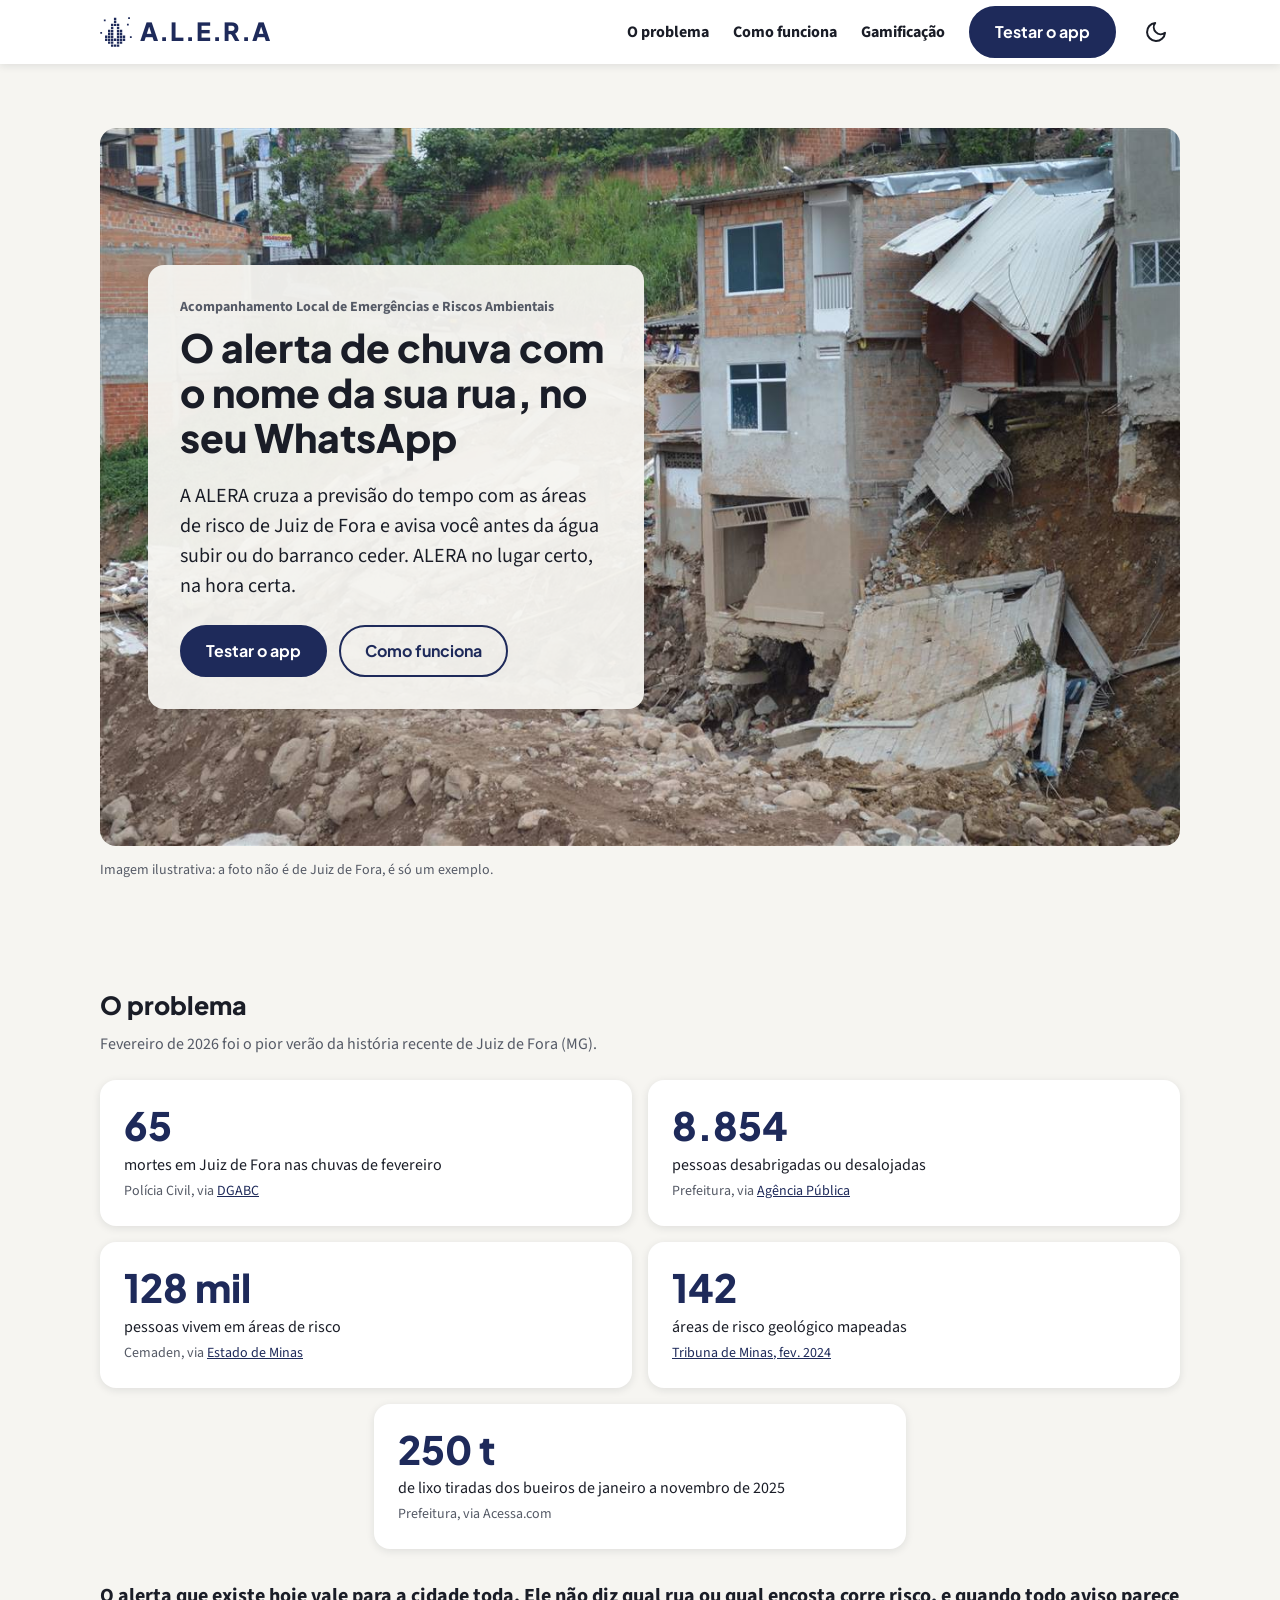
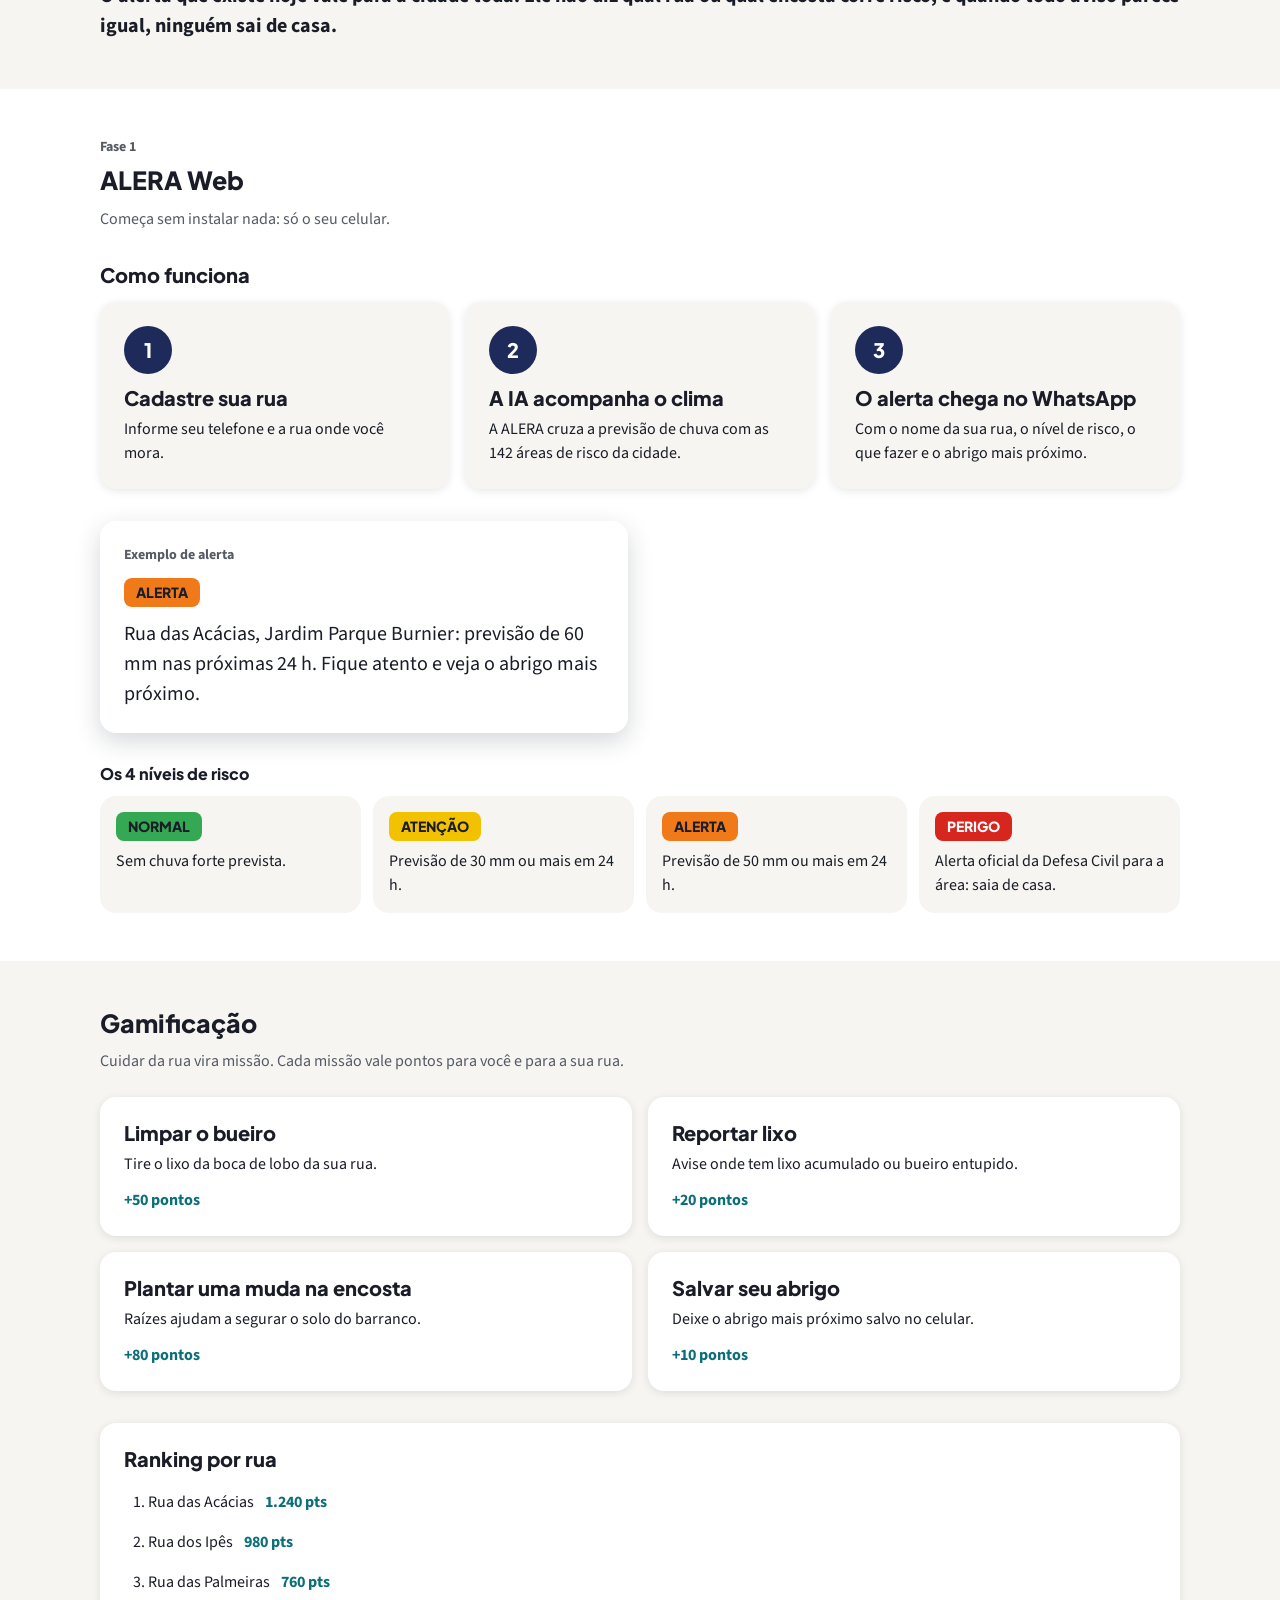
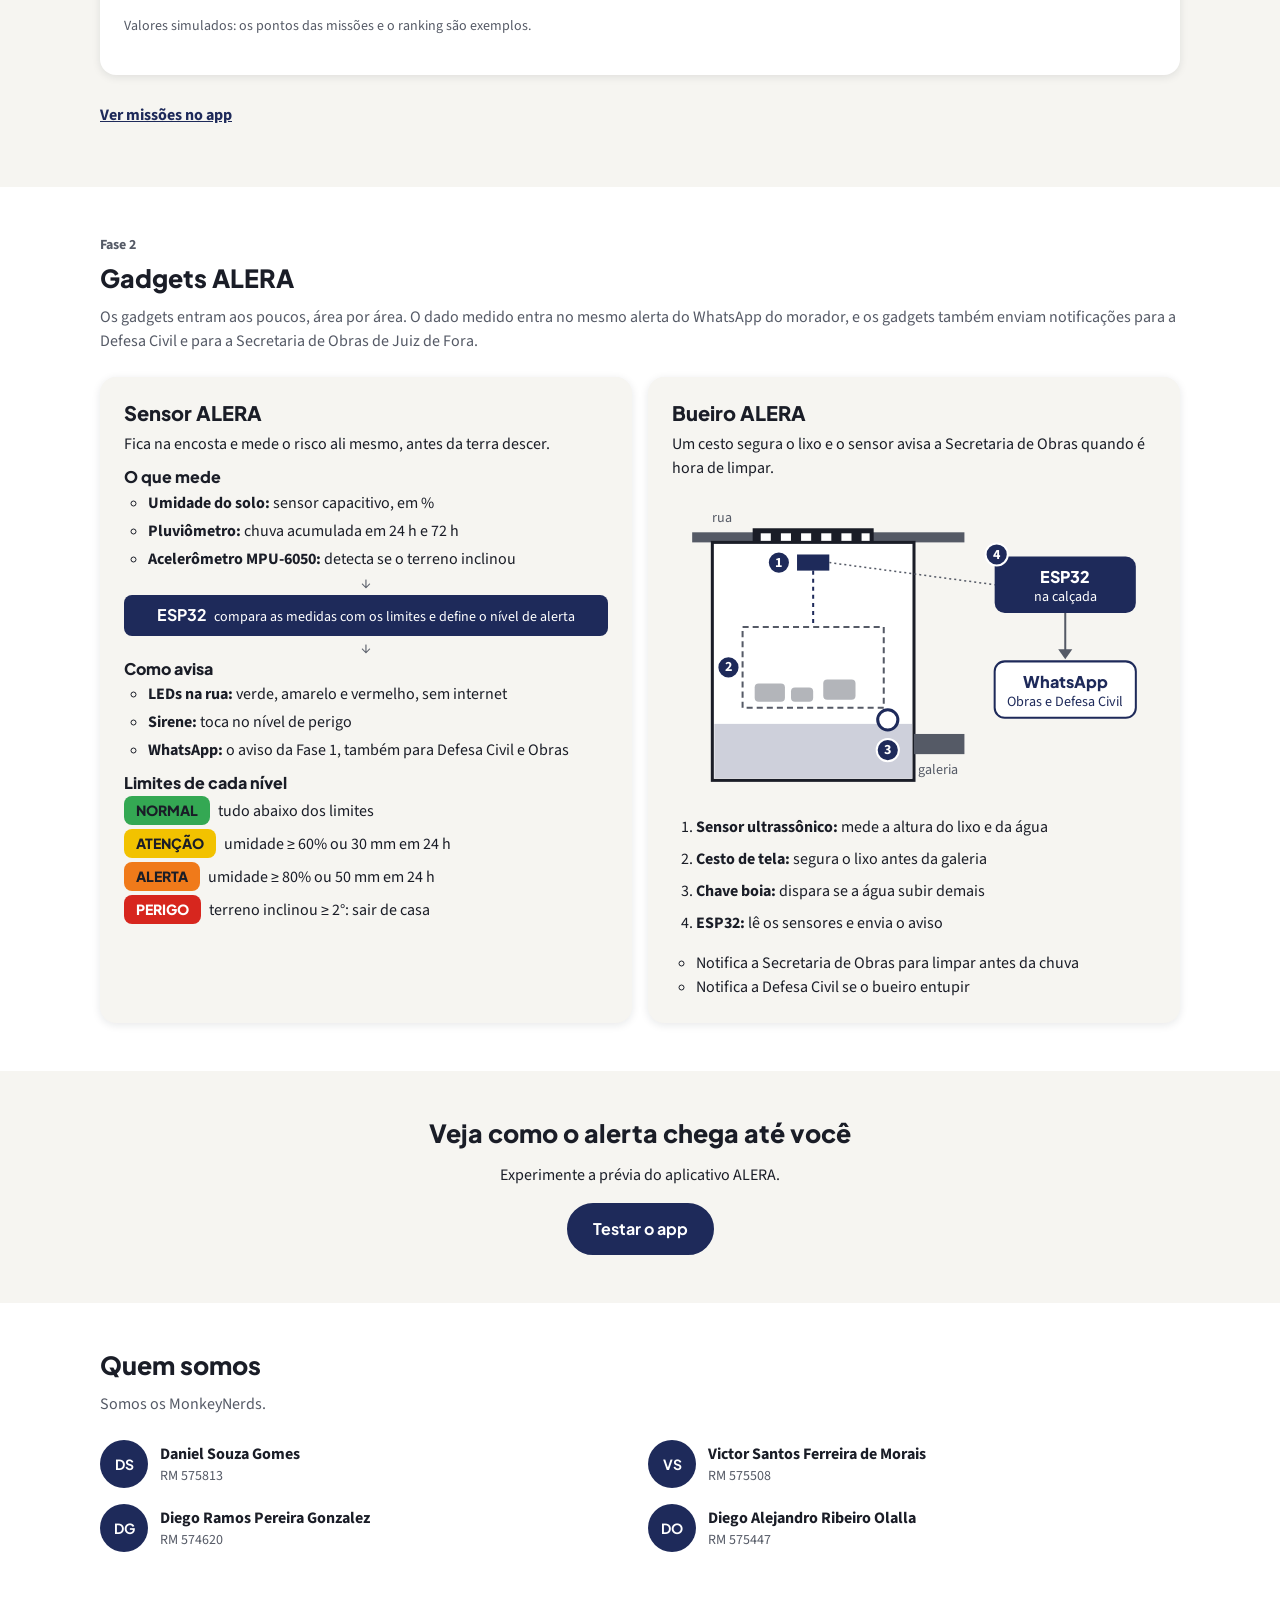
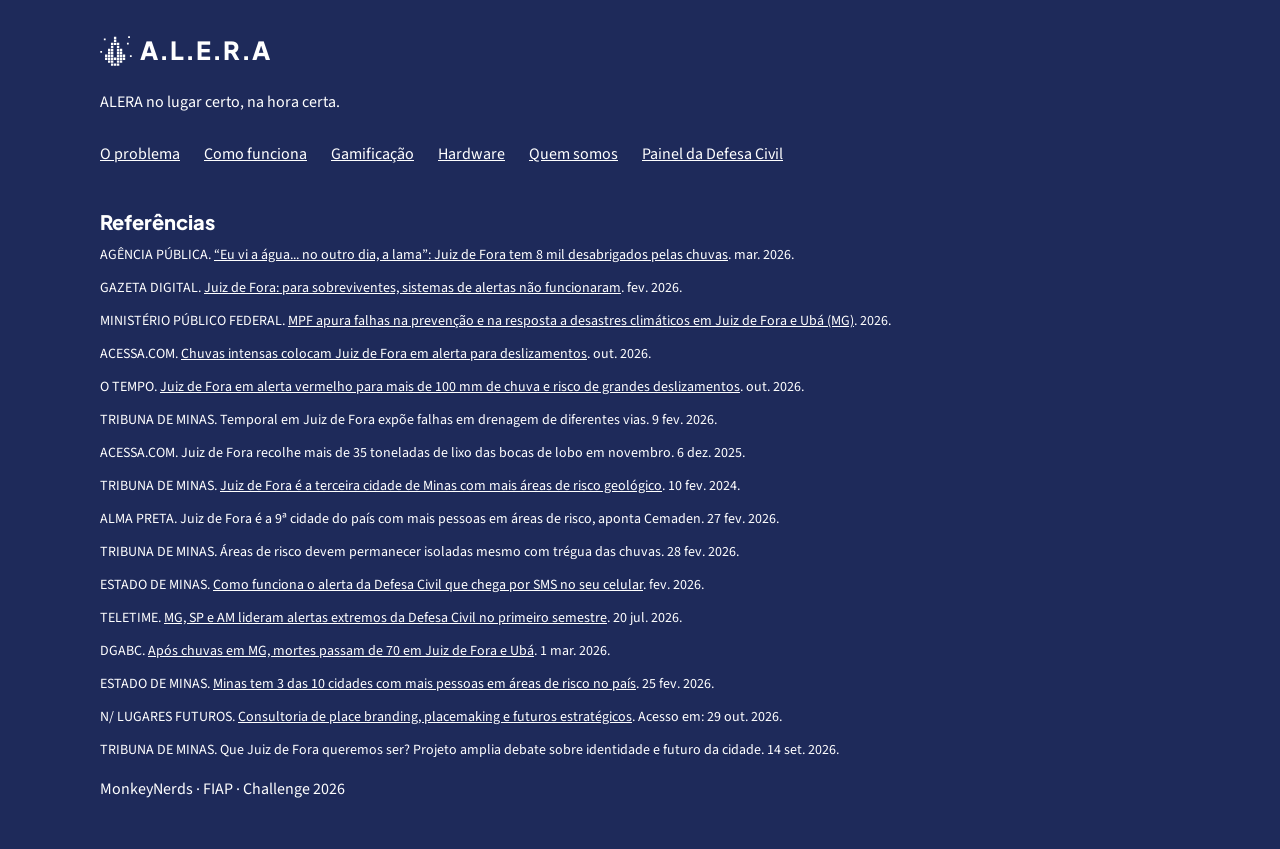
<file: index.html>
<!DOCTYPE html>
<html lang="pt-BR">
<head>
  <meta charset="UTF-8">
  <meta name="viewport" content="width=device-width, initial-scale=1.0">
  <title>ALERA · No lugar certo, na hora certa</title>
  <link rel="stylesheet" href="css/tokens.css">
  <link rel="stylesheet" href="css/site.css">
</head>
<body>
  <!-- Logo ALERA (gota de pixels com "!" vazado + gotas de chuva).
       Desenhado uma vez aqui e reusado no header e no rodapé com <use>.
       Usa currentColor: pega a cor do texto onde estiver. -->
  <svg width="0" height="0" style="position: absolute" aria-hidden="true" focusable="false">
    <symbol id="logo-gota" viewBox="-21 -7 108 102">
      <path d="M26 -4h8v8h-8zM26 6h8v8h-8zM16 16h8v8h-8zM26 16h8v8h-8zM36 16h8v8h-8zM16 26h8v8h-8zM36 26h8v8h-8zM6 36h8v8h-8zM16 36h8v8h-8zM36 36h8v8h-8zM46 36h8v8h-8zM6 46h8v8h-8zM16 46h8v8h-8zM36 46h8v8h-8zM46 46h8v8h-8zM-4 56h8v8h-8zM6 56h8v8h-8zM16 56h8v8h-8zM36 56h8v8h-8zM46 56h8v8h-8zM56 56h8v8h-8zM-4 66h8v8h-8zM6 66h8v8h-8zM16 66h8v8h-8zM26 66h8v8h-8zM36 66h8v8h-8zM46 66h8v8h-8zM56 66h8v8h-8zM6 76h8v8h-8zM16 76h8v8h-8zM36 76h8v8h-8zM46 76h8v8h-8zM16 86h8v8h-8zM26 86h8v8h-8zM36 86h8v8h-8z"/>
      <path d="M-8 2h6v6h-6zM74 -6h6v6h-6zM70 16h6v6h-6zM-20 44h6v6h-6zM80 58h6v6h-6z"/>
    </symbol>
  </svg>

  <header class="topo">
    <div class="container topo-conteudo">
      <a class="logo" href="#inicio" aria-label="ALERA, voltar ao início">
        <svg class="logo-icone" aria-hidden="true" focusable="false"><use href="#logo-gota"/></svg>
        A.L.E.R.A
      </a>
      <nav aria-label="Principal">
        <ul class="nav-lista">
          <li class="nav-item"><a href="#problema">O problema</a></li>
          <li class="nav-item"><a href="#como-funciona">Como funciona</a></li>
          <li class="nav-item"><a href="#gamificacao">Gamificação</a></li>
          <li><a class="botao botao-principal" href="app/cadastro.html">Testar o app</a></li>
        </ul>
      </nav>
      <!-- Modo escuro sem JS: o checkbox liga o tema escuro do tokens.css -->
      <!-- Mesmos ícones do app: lua no claro (pra escurecer), sol no escuro (pra clarear) -->
      <input class="tema-input" type="checkbox" id="tema" role="switch">
      <label class="tema-botao" for="tema">
        <svg class="tema-icone tema-icone-lua" viewBox="0 0 24 24" aria-hidden="true" focusable="false"><path d="M21 12.8A9 9 0 1 1 11.2 3a7 7 0 0 0 9.8 9.8z"/></svg>
        <svg class="tema-icone tema-icone-sol" viewBox="0 0 24 24" aria-hidden="true" focusable="false"><circle cx="12" cy="12" r="4"/><path d="M12 2v2M12 20v2M4.9 4.9l1.4 1.4M17.7 17.7l1.4 1.4M2 12h2M20 12h2M4.9 19.1l1.4-1.4M17.7 6.3l1.4-1.4"/></svg>
        <span class="visualmente-oculto">Modo escuro</span>
      </label>
    </div>
  </header>

  <main>
    <section class="hero" id="inicio">
      <div class="container hero-grade">
        <div class="hero-conteudo">
        <p class="sobretitulo">Acompanhamento Local de Emergências e Riscos Ambientais</p>
        <h1>O alerta de chuva com o nome da sua rua, no seu WhatsApp</h1>
        <p class="hero-texto">A ALERA cruza a previsão do tempo com as áreas de risco de Juiz de Fora e avisa você antes da água subir ou do barranco ceder. ALERA no lugar certo, na hora certa.</p>
        <div class="hero-botoes">
          <a class="botao botao-principal" href="app/cadastro.html">Testar o app</a>
          <a class="botao botao-secundario" href="#como-funciona">Como funciona</a>
        </div>
        </div>
        <figure class="hero-imagem">
          <img src="img/deslizamento.jpg" width="1200" height="798" alt="Casas destruídas e escombros depois de um deslizamento de terra em uma encosta.">
        </figure>
      </div>
      <div class="container">
        <p class="nota">Imagem ilustrativa: a foto não é de Juiz de Fora, é só um exemplo.</p>
      </div>
    </section>

    <section class="secao" id="problema">
      <div class="container">
        <h2>O problema</h2>
        <p class="secao-intro">Fevereiro de 2026 foi o pior verão da história recente de Juiz de Fora (MG).</p>
        <!-- Na tela grande: 2 linhas de 2 cards e o 250 t centralizado embaixo -->
        <ul class="numeros">
            <li class="numero">
              <strong class="numero-valor">65</strong>
              <span class="numero-texto">mortes em Juiz de Fora nas chuvas de fevereiro</span>
              <small class="numero-fonte">Polícia Civil, via <a href="https://www.dgabc.com.br/Noticia/4287974/apos-chuvas-em-mg-mortes-passam-de-70-em-juiz-de-fora-e-uba">DGABC</a></small>
            </li>
            <li class="numero">
              <strong class="numero-valor">8.854</strong>
              <span class="numero-texto">pessoas desabrigadas ou desalojadas</span>
              <small class="numero-fonte">Prefeitura, via <a href="https://apublica.org/2026/03/eu-vi-a-agua-no-outro-dia-a-lama-juiz-de-fora-tem-8-mil-desabrigados-pelas-chuvas/">Agência Pública</a></small>
            </li>
            <li class="numero">
              <strong class="numero-valor">128 mil</strong>
              <span class="numero-texto">pessoas vivem em áreas de risco</span>
              <small class="numero-fonte">Cemaden, via <a href="https://www.em.com.br/gerais/2026/02/7362607-minas-tem-3-das-10-cidades-com-mais-pessoas-em-areas-de-risco-no-pais.html">Estado de Minas</a></small>
            </li>
            <li class="numero">
              <strong class="numero-valor">142</strong>
              <span class="numero-texto">áreas de risco geológico mapeadas</span>
              <small class="numero-fonte"><a href="https://tribunademinas.com.br/especiais/biosfera/10-02-2024/juiz-de-fora-risco-geologico.html">Tribuna de Minas, fev. 2024</a></small>
            </li>
            <li class="numero numero-central">
              <strong class="numero-valor">250 t</strong>
              <span class="numero-texto">de lixo tiradas dos bueiros de janeiro a novembro de 2025</span>
              <small class="numero-fonte">Prefeitura, via Acessa.com</small>
            </li>
          </ul>
        <p class="destaque-texto">O alerta que existe hoje vale para a cidade toda. Ele não diz qual rua ou qual encosta corre risco, e quando todo aviso parece igual, ninguém sai de casa.</p>
      </div>
    </section>

    <section class="secao secao-clara" id="fase-1">
      <div class="container">
        <p class="sobretitulo">Fase 1</p>
        <h2>ALERA Web</h2>
        <p class="secao-intro">Começa sem instalar nada: só o seu celular.</p>

        <div class="subsecao" id="como-funciona">
        <h3 class="subtitulo">Como funciona</h3>
        <ol class="passos">
          <li class="passo">
            <span class="passo-numero" aria-hidden="true">1</span>
            <h4>Cadastre sua rua</h4>
            <p>Informe seu telefone e a rua onde você mora.</p>
          </li>
          <li class="passo">
            <span class="passo-numero" aria-hidden="true">2</span>
            <h4>A IA acompanha o clima</h4>
            <p>A ALERA cruza a previsão de chuva com as 142 áreas de risco da cidade.</p>
          </li>
          <li class="passo">
            <span class="passo-numero" aria-hidden="true">3</span>
            <h4>O alerta chega no WhatsApp</h4>
            <p>Com o nome da sua rua, o nível de risco, o que fazer e o abrigo mais próximo.</p>
          </li>
        </ol>

        <div class="card-alerta">
          <p class="card-alerta-titulo">Exemplo de alerta</p>
          <span class="selo-risco selo-alerta">ALERTA</span>
          <p class="card-alerta-texto">Rua das Acácias, Jardim Parque Burnier: previsão de 60 mm nas próximas 24 h. Fique atento e veja o abrigo mais próximo.</p>
        </div>

        <h4 class="subtitulo-menor">Os 4 níveis de risco</h4>
        <ul class="niveis-risco">
          <li class="nivel">
            <span class="selo-risco selo-normal">NORMAL</span>
            <span>Sem chuva forte prevista.</span>
          </li>
          <li class="nivel">
            <span class="selo-risco selo-atencao">ATENÇÃO</span>
            <span>Previsão de 30 mm ou mais em 24 h.</span>
          </li>
          <li class="nivel">
            <span class="selo-risco selo-alerta">ALERTA</span>
            <span>Previsão de 50 mm ou mais em 24 h.</span>
          </li>
          <li class="nivel">
            <span class="selo-risco selo-perigo">PERIGO</span>
            <span>Alerta oficial da Defesa Civil para a área: saia de casa.</span>
          </li>
        </ul>
        </div>
      </div>
    </section>

    <section class="secao" id="gamificacao">
      <div class="container">
        <h2>Gamificação</h2>
        <p class="secao-intro">Cuidar da rua vira missão. Cada missão vale pontos para você e para a sua rua.</p>
        <!-- Pontos e ranking são valores simulados -->
        <ul class="missoes">
          <li class="missao">
            <h3>Limpar o bueiro</h3>
            <p>Tire o lixo da boca de lobo da sua rua.</p>
            <span class="pontos">+50 pontos</span>
          </li>
          <li class="missao">
            <h3>Reportar lixo</h3>
            <p>Avise onde tem lixo acumulado ou bueiro entupido.</p>
            <span class="pontos">+20 pontos</span>
          </li>
          <li class="missao">
            <h3>Plantar uma muda na encosta</h3>
            <p>Raízes ajudam a segurar o solo do barranco.</p>
            <span class="pontos">+80 pontos</span>
          </li>
          <li class="missao">
            <h3>Salvar seu abrigo</h3>
            <p>Deixe o abrigo mais próximo salvo no celular.</p>
            <span class="pontos">+10 pontos</span>
          </li>
        </ul>

        <div class="ranking">
          <h3>Ranking por rua</h3>
          <ol class="ranking-lista">
            <li><span>Rua das Acácias</span> <span class="pontos">1.240 pts</span></li>
            <li><span>Rua dos Ipês</span> <span class="pontos">980 pts</span></li>
            <li><span>Rua das Palmeiras</span> <span class="pontos">760 pts</span></li>
          </ol>
          <p class="nota">Valores simulados: os pontos das missões e o ranking são exemplos.</p>
        </div>

        <a class="link-app" href="app/missoes.html">Ver missões no app</a>
      </div>
    </section>

    <section class="secao secao-clara" id="hardware">
      <div class="container">
        <p class="sobretitulo">Fase 2</p>
        <h2>Gadgets ALERA</h2>
        <p class="secao-intro">Os gadgets entram aos poucos, área por área. O dado medido entra no mesmo alerta do WhatsApp do morador, e os gadgets também enviam notificações para a Defesa Civil e para a Secretaria de Obras de Juiz de Fora.</p>
        <ul class="dispositivos">
          <li class="dispositivo">
            <h3>Sensor ALERA</h3>
            <p>Fica na encosta e mede o risco ali mesmo, antes da terra descer.</p>
            <!-- Fluxo do PowerPoint (slide 16): o que o sensor mede → ESP32 decide → como avisa -->
            <div class="fluxo-sensor">
              <div class="fluxo-grupo">
                <h4 class="fluxo-titulo">O que mede</h4>
                <ul class="fluxo-lista">
                  <li><strong>Umidade do solo</strong> sensor capacitivo, em %</li>
                  <li><strong>Pluviômetro</strong> chuva acumulada em 24 h e 72 h</li>
                  <li><strong>Acelerômetro MPU-6050</strong> detecta se o terreno inclinou</li>
                </ul>
              </div>
              <span class="fluxo-seta" aria-hidden="true">↓</span>
              <div class="fluxo-esp">
                <strong>ESP32</strong>
                <span>compara as medidas com os limites e define o nível de alerta</span>
              </div>
              <span class="fluxo-seta" aria-hidden="true">↓</span>
              <div class="fluxo-grupo">
                <h4 class="fluxo-titulo">Como avisa</h4>
                <ul class="fluxo-lista">
                  <li><strong>LEDs na rua</strong> verde, amarelo e vermelho, sem internet</li>
                  <li><strong>Sirene</strong> toca no nível de perigo</li>
                  <li><strong>WhatsApp</strong> o aviso da Fase 1, também para Defesa Civil e Obras</li>
                </ul>
              </div>
            </div>
            <h4 class="fluxo-titulo">Limites de cada nível</h4>
            <ul class="limites-sensor">
              <li><span class="selo-risco selo-normal">NORMAL</span> tudo abaixo dos limites</li>
              <li><span class="selo-risco selo-atencao">ATENÇÃO</span> umidade ≥ 60% ou 30 mm em 24 h</li>
              <li><span class="selo-risco selo-alerta">ALERTA</span> umidade ≥ 80% ou 50 mm em 24 h</li>
              <li><span class="selo-risco selo-perigo">PERIGO</span> terreno inclinou ≥ 2°: sair de casa</li>
            </ul>
          </li>
          <li class="dispositivo">
            <h3>Bueiro ALERA</h3>
            <p>Um cesto segura o lixo e o sensor avisa a Secretaria de Obras quando é hora de limpar.</p>
            <!-- Ilustração do PowerPoint (slide 17) refeita em SVG: cores vêm dos tokens via CSS -->
            <figure class="ilustracao-bueiro">
              <svg viewBox="0 0 480 300" role="img" aria-label="Corte do Bueiro ALERA: sob a grade da rua fica o sensor (1); abaixo dele, o cesto de tela com lixo (2); no fundo, a água e a boia (3) ao lado da saída para a galeria. O sensor é ligado ao ESP32 na calçada (4), que manda o aviso no WhatsApp.">
                <text class="ib-rotulo" x="40" y="26">rua</text>
                <rect class="ib-rua" x="20" y="36" width="270" height="10"/>
                <rect class="ib-grade" x="80" y="32" width="120" height="18"/>
                <rect class="ib-fenda" x="88" y="37" width="10" height="8"/>
                <rect class="ib-fenda" x="108" y="37" width="10" height="8"/>
                <rect class="ib-fenda" x="128" y="37" width="10" height="8"/>
                <rect class="ib-fenda" x="148" y="37" width="10" height="8"/>
                <rect class="ib-fenda" x="168" y="37" width="10" height="8"/>
                <rect class="ib-fenda" x="188" y="37" width="8" height="8"/>
                <rect class="ib-caixa" x="40" y="46" width="200" height="236"/>
                <rect class="ib-agua" x="42" y="226" width="196" height="54"/>
                <rect class="ib-galeria" x="240" y="236" width="50" height="20"/>
                <text class="ib-rotulo" x="244" y="276">galeria</text>
                <line class="ib-ligacao" x1="140" y1="74" x2="140" y2="130"/>
                <rect class="ib-cesto" x="70" y="130" width="140" height="80"/>
                <rect class="ib-lixo" x="82" y="186" width="30" height="18" rx="4"/>
                <rect class="ib-lixo" x="118" y="190" width="22" height="14" rx="4"/>
                <rect class="ib-lixo" x="150" y="182" width="32" height="20" rx="4"/>
                <rect class="ib-sensor" x="124" y="58" width="32" height="16"/>
                <circle class="ib-boia" cx="214" cy="222" r="10"/>
                <line class="ib-fio" x1="156" y1="66" x2="320" y2="88"/>
                <rect class="ib-esp" x="320" y="60" width="140" height="56" rx="10"/>
                <text class="ib-esp-texto" x="390" y="86">ESP32</text>
                <text class="ib-esp-sub" x="390" y="104">na calçada</text>
                <line class="ib-seta" x1="390" y1="116" x2="390" y2="156"/>
                <path class="ib-ponta" d="M383 152 L390 162 L397 152 Z"/>
                <rect class="ib-whats" x="320" y="164" width="140" height="56" rx="10"/>
                <text class="ib-whats-texto" x="390" y="190">WhatsApp</text>
                <text class="ib-whats-sub" x="390" y="208">Obras e Defesa Civil</text>
                <g class="ib-numero"><circle cx="106" cy="66" r="11"/><text x="106" y="70">1</text></g>
                <g class="ib-numero"><circle cx="56" cy="170" r="11"/><text x="56" y="174">2</text></g>
                <g class="ib-numero"><circle cx="214" cy="252" r="11"/><text x="214" y="256">3</text></g>
                <g class="ib-numero"><circle cx="322" cy="58" r="11"/><text x="322" y="62">4</text></g>
              </svg>
            </figure>
            <ol class="legenda-numerada">
              <li><strong>Sensor ultrassônico:</strong> mede a altura do lixo e da água</li>
              <li><strong>Cesto de tela:</strong> segura o lixo antes da galeria</li>
              <li><strong>Chave boia:</strong> dispara se a água subir demais</li>
              <li><strong>ESP32:</strong> lê os sensores e envia o aviso</li>
            </ol>
            <ul class="dispositivo-itens">
              <li>Notifica a Secretaria de Obras para limpar antes da chuva</li>
              <li>Notifica a Defesa Civil se o bueiro entupir</li>
            </ul>
          </li>
        </ul>
      </div>
    </section>

    <section class="secao chamada-final" id="testar">
      <div class="container">
        <h2>Veja como o alerta chega até você</h2>
        <p>Experimente a prévia do aplicativo ALERA.</p>
        <a class="botao botao-principal" href="app/cadastro.html">Testar o app</a>
      </div>
    </section>

    <section class="secao secao-clara" id="quem-somos">
      <div class="container">
        <h2>Quem somos</h2>
        <p class="secao-intro">Somos os MonkeyNerds.</p>
        <ul class="equipe">
          <li class="integrante">
            <span class="integrante-iniciais" aria-hidden="true">DS</span>
            <span class="integrante-dados">Daniel Souza Gomes <small>RM 575813</small></span>
          </li>
          <li class="integrante">
            <span class="integrante-iniciais" aria-hidden="true">VS</span>
            <span class="integrante-dados">Victor Santos Ferreira de Morais <small>RM 575508</small></span>
          </li>
          <li class="integrante">
            <span class="integrante-iniciais" aria-hidden="true">DG</span>
            <span class="integrante-dados">Diego Ramos Pereira Gonzalez <small>RM 574620</small></span>
          </li>
          <li class="integrante">
            <span class="integrante-iniciais" aria-hidden="true">DO</span>
            <span class="integrante-dados">Diego Alejandro Ribeiro Olalla <small>RM 575447</small></span>
          </li>
        </ul>
      </div>
    </section>
  </main>

  <footer class="rodape">
    <div class="container">
      <p class="rodape-logo">
        <svg class="logo-icone" aria-hidden="true" focusable="false"><use href="#logo-gota"/></svg>
        <span aria-hidden="true">A.L.E.R.A</span><span class="visualmente-oculto">ALERA</span>
      </p>
      <p>ALERA no lugar certo, na hora certa.</p>
      <nav aria-label="Rodapé">
        <ul class="rodape-lista">
          <li><a href="#problema">O problema</a></li>
          <li><a href="#como-funciona">Como funciona</a></li>
          <li><a href="#gamificacao">Gamificação</a></li>
          <li><a href="#hardware">Hardware</a></li>
          <li><a href="#quem-somos">Quem somos</a></li>
          <li><a href="app/painel.html">Painel da Defesa Civil</a></li>
        </ul>
      </nav>
      <section class="referencias" aria-labelledby="referencias-titulo">
        <h2 id="referencias-titulo">Referências</h2>
        <ul class="referencias-lista">
          <li>AGÊNCIA PÚBLICA. <a href="https://apublica.org/2026/03/eu-vi-a-agua-no-outro-dia-a-lama-juiz-de-fora-tem-8-mil-desabrigados-pelas-chuvas/">“Eu vi a água... no outro dia, a lama”: Juiz de Fora tem 8 mil desabrigados pelas chuvas</a>. mar. 2026.</li>
          <li>GAZETA DIGITAL. <a href="https://www.gazetadigital.com.br/editorias/brasil/juiz-de-fora-para-sobreviventes-sistemas-de-alertas-nao-funcionaram/838490">Juiz de Fora: para sobreviventes, sistemas de alertas não funcionaram</a>. fev. 2026.</li>
          <li>MINISTÉRIO PÚBLICO FEDERAL. <a href="https://www.mpf.mp.br/o-mpf/unidades/pr-mg/noticias/mpf-apura-falhas-na-prevencao-e-na-resposta-a-desastres-climaticos-em-juiz-de-fora-e-uba-mg">MPF apura falhas na prevenção e na resposta a desastres climáticos em Juiz de Fora e Ubá (MG)</a>. 2026.</li>
          <li>ACESSA.COM. <a href="https://www.acessa.com/cidade/2026/10/341533-chuvas-intensas-colocam-juiz-de-fora-em-alerta-para-deslizamentos-apos-media-de-uma-ocorrencia-por-hora.html">Chuvas intensas colocam Juiz de Fora em alerta para deslizamentos</a>. out. 2026.</li>
          <li>O TEMPO. <a href="https://www.otempo.com.br/tempo/2026/10/3/juiz-de-fora-mg-em-alerta-vermelho-para-mais-de-100-mm-de-chuva-e-risco-de-grandes-deslizamentos-diz-inmet">Juiz de Fora em alerta vermelho para mais de 100 mm de chuva e risco de grandes deslizamentos</a>. out. 2026.</li>
          <li>TRIBUNA DE MINAS. Temporal em Juiz de Fora expõe falhas em drenagem de diferentes vias. 9 fev. 2026.</li>
          <li>ACESSA.COM. Juiz de Fora recolhe mais de 35 toneladas de lixo das bocas de lobo em novembro. 6 dez. 2025.</li>
          <li>TRIBUNA DE MINAS. <a href="https://tribunademinas.com.br/especiais/biosfera/10-02-2024/juiz-de-fora-risco-geologico.html">Juiz de Fora é a terceira cidade de Minas com mais áreas de risco geológico</a>. 10 fev. 2024.</li>
          <li>ALMA PRETA. Juiz de Fora é a 9ª cidade do país com mais pessoas em áreas de risco, aponta Cemaden. 27 fev. 2026.</li>
          <li>TRIBUNA DE MINAS. Áreas de risco devem permanecer isoladas mesmo com trégua das chuvas. 28 fev. 2026.</li>
          <li>ESTADO DE MINAS. <a href="https://www.em.com.br/trends/2026/02/7358972-como-funciona-o-alerta-da-defesa-civil-que-chega-por-sms-no-seu-celular.html">Como funciona o alerta da Defesa Civil que chega por SMS no seu celular</a>. fev. 2026.</li>
          <li>TELETIME. <a href="https://teletime.com.br/20/07/2026/mg-sp-e-am-lideram-alertas-extremos-da-defesa-civil-no-primeiro-semestre/">MG, SP e AM lideram alertas extremos da Defesa Civil no primeiro semestre</a>. 20 jul. 2026.</li>
          <li>DGABC. <a href="https://www.dgabc.com.br/Noticia/4287974/apos-chuvas-em-mg-mortes-passam-de-70-em-juiz-de-fora-e-uba">Após chuvas em MG, mortes passam de 70 em Juiz de Fora e Ubá</a>. 1 mar. 2026.</li>
          <li>ESTADO DE MINAS. <a href="https://www.em.com.br/gerais/2026/02/7362607-minas-tem-3-das-10-cidades-com-mais-pessoas-em-areas-de-risco-no-pais.html">Minas tem 3 das 10 cidades com mais pessoas em áreas de risco no país</a>. 25 fev. 2026.</li>
          <li>N/ LUGARES FUTUROS. <a href="https://n-lf.com">Consultoria de place branding, placemaking e futuros estratégicos</a>. Acesso em: 29 out. 2026.</li>
          <li>TRIBUNA DE MINAS. Que Juiz de Fora queremos ser? Projeto amplia debate sobre identidade e futuro da cidade. 14 set. 2026.</li>
        </ul>
      </section>
      <p>MonkeyNerds · FIAP · Challenge 2026</p>
    </div>
  </footer>
</body>
</html>
</file>
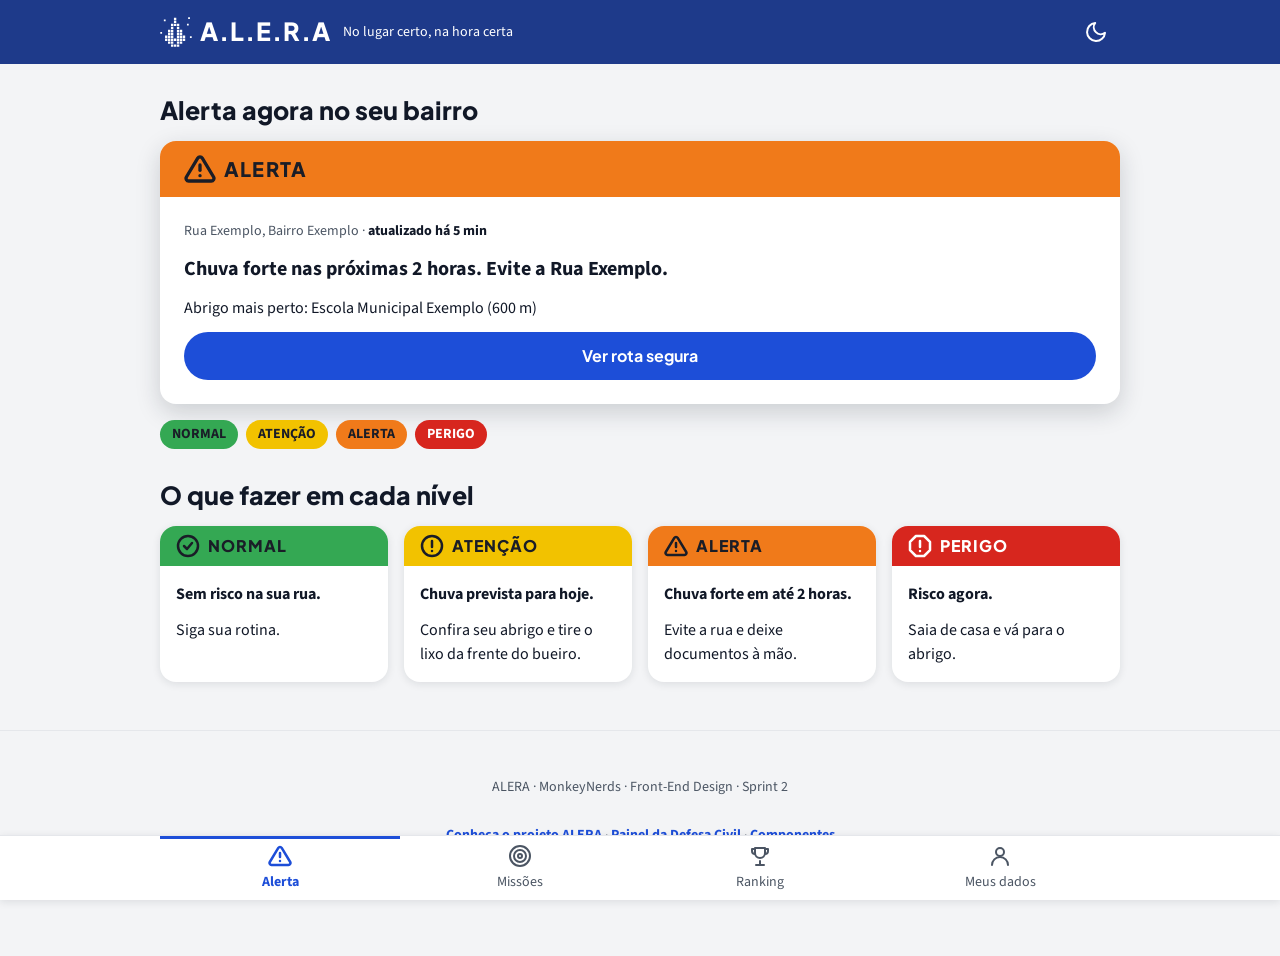
<file: app/index.html>
<!DOCTYPE html>
<html lang="pt-BR">
<head>
  <meta charset="UTF-8">
  <meta name="viewport" content="width=device-width, initial-scale=1.0">
  <meta name="description" content="O alerta de chuva da sua rua, com o que fazer e o abrigo mais perto.">
  <title>Alerta · ALERA</title>
  <link rel="stylesheet" href="../css/tokens.css">
  <link rel="stylesheet" href="../css/app.css">
</head>
<body>
  <a class="pular" href="#conteudo">Pular para o conteúdo</a>

  <!-- TOPO -->
  <header class="topo">
    <div class="container">
      <a class="topo__marca" href="index.html" aria-label="ALERA, ir para o alerta da sua rua">
        <svg class="topo__logo" viewBox="-21 -7 108 102" aria-hidden="true" focusable="false">
          <path d="M26 -4h8v8h-8zM26 6h8v8h-8zM16 16h8v8h-8zM26 16h8v8h-8zM36 16h8v8h-8zM16 26h8v8h-8zM36 26h8v8h-8zM6 36h8v8h-8zM16 36h8v8h-8zM36 36h8v8h-8zM46 36h8v8h-8zM6 46h8v8h-8zM16 46h8v8h-8zM36 46h8v8h-8zM46 46h8v8h-8zM-4 56h8v8h-8zM6 56h8v8h-8zM16 56h8v8h-8zM36 56h8v8h-8zM46 56h8v8h-8zM56 56h8v8h-8zM-4 66h8v8h-8zM6 66h8v8h-8zM16 66h8v8h-8zM26 66h8v8h-8zM36 66h8v8h-8zM46 66h8v8h-8zM56 66h8v8h-8zM6 76h8v8h-8zM16 76h8v8h-8zM36 76h8v8h-8zM46 76h8v8h-8zM16 86h8v8h-8zM26 86h8v8h-8zM36 86h8v8h-8z"/>
          <path d="M-8 2h6v6h-6zM74 -6h6v6h-6zM70 16h6v6h-6zM-20 44h6v6h-6zM80 58h6v6h-6z"/>
        </svg>
        A.L.E.R.A
      </a>
      <span class="topo__slogan">No lugar certo, na hora certa</span>
      <input class="tema__controle visualmente-oculto" type="checkbox" id="tema" role="switch">
      <label class="tema" for="tema">
        <svg class="tema__icone tema__icone--lua" viewBox="0 0 24 24" aria-hidden="true" focusable="false"><path d="M21 12.8A9 9 0 1 1 11.2 3a7 7 0 0 0 9.8 9.8z"/></svg>
        <svg class="tema__icone tema__icone--sol" viewBox="0 0 24 24" aria-hidden="true" focusable="false"><circle cx="12" cy="12" r="4"/><path d="M12 2v2M12 20v2M4.9 4.9l1.4 1.4M17.7 17.7l1.4 1.4M2 12h2M20 12h2M4.9 19.1l1.4-1.4M17.7 6.3l1.4-1.4"/></svg>
        <span class="visualmente-oculto">Tema escuro</span>
      </label>
    </div>
  </header>

  <main id="conteudo">
    <!-- 1. ALERTA ATUAL: primeiro, porque quem abre o app com pressa precisa ver o risco -->
    <section class="secao" id="alerta">
      <div class="container">
        <h1 class="secao__titulo">Alerta agora no seu bairro</h1>
        <article class="alerta alerta--alerta">
          <p class="alerta__faixa"><svg class="alerta__icone" viewBox="0 0 24 24" aria-hidden="true" focusable="false"><path d="M10.3 3.9 1.8 18a2 2 0 0 0 1.7 3h17a2 2 0 0 0 1.7-3L13.7 3.9a2 2 0 0 0-3.4 0z"/><path d="M12 9v4"/><path d="M12 17h.01"/></svg> ALERTA</p>
          <div class="alerta__corpo">
            <p class="alerta__rua">Rua Exemplo, Bairro Exemplo · <span class="alerta__hora">atualizado há 5 min</span></p>
            <p class="alerta__orientacao">Chuva forte nas próximas 2 horas. Evite a Rua Exemplo.</p>
            <p>Abrigo mais perto: Escola Municipal Exemplo (600 m)</p>
            <a class="botao" href="rota.html">Ver rota segura</a>
          </div>
        </article>
        <ul class="niveis" aria-label="Níveis de risco">
          <li class="nivel nivel--normal">NORMAL</li>
          <li class="nivel nivel--atencao">ATENÇÃO</li>
          <li class="nivel nivel--alerta">ALERTA</li>
          <li class="nivel nivel--emergencia">PERIGO</li>
        </ul>
      </div>
    </section>

    <!-- 2. O QUE FAZER EM CADA NÍVEL: logo abaixo do alerta, pra pessoa saber como agir -->
    <section class="secao">
      <div class="container">
        <h2 class="secao__titulo">O que fazer em cada nível</h2>
        <div class="grade grade--4">
          <article class="alerta alerta--normal alerta--compacto">
            <p class="alerta__faixa"><svg class="alerta__icone" viewBox="0 0 24 24" aria-hidden="true" focusable="false"><circle cx="12" cy="12" r="10"/><path d="m8 12 3 3 5-6"/></svg> NORMAL</p>
            <div class="alerta__corpo">
              <p class="alerta__orientacao">Sem risco na sua rua.</p>
              <p>Siga sua rotina.</p>
            </div>
          </article>
          <article class="alerta alerta--atencao alerta--compacto">
            <p class="alerta__faixa"><svg class="alerta__icone" viewBox="0 0 24 24" aria-hidden="true" focusable="false"><circle cx="12" cy="12" r="10"/><path d="M12 7v6"/><path d="M12 17h.01"/></svg> ATENÇÃO</p>
            <div class="alerta__corpo">
              <p class="alerta__orientacao">Chuva prevista para hoje.</p>
              <p>Confira seu abrigo e tire o lixo da frente do bueiro.</p>
            </div>
          </article>
          <article class="alerta alerta--alerta alerta--compacto">
            <p class="alerta__faixa"><svg class="alerta__icone" viewBox="0 0 24 24" aria-hidden="true" focusable="false"><path d="M10.3 3.9 1.8 18a2 2 0 0 0 1.7 3h17a2 2 0 0 0 1.7-3L13.7 3.9a2 2 0 0 0-3.4 0z"/><path d="M12 9v4"/><path d="M12 17h.01"/></svg> ALERTA</p>
            <div class="alerta__corpo">
              <p class="alerta__orientacao">Chuva forte em até 2 horas.</p>
              <p>Evite a rua e deixe documentos à mão.</p>
            </div>
          </article>
          <article class="alerta alerta--emergencia alerta--compacto">
            <p class="alerta__faixa"><svg class="alerta__icone" viewBox="0 0 24 24" aria-hidden="true" focusable="false"><path d="M7.9 2h8.2L22 7.9v8.2L16.1 22H7.9L2 16.1V7.9z"/><path d="M12 7v6"/><path d="M12 17h.01"/></svg> PERIGO</p>
            <div class="alerta__corpo">
              <p class="alerta__orientacao">Risco agora.</p>
              <p>Saia de casa e vá para o abrigo.</p>
            </div>
          </article>
        </div>
      </div>
    </section>

  </main>

  <!-- RODAPÉ -->
  <footer class="rodape">
    <p>ALERA · MonkeyNerds · Front-End Design · Sprint 2</p>
    <a class="rodape__link" href="../index.html">Conheça o projeto ALERA</a> ·
    <a class="rodape__link" href="painel.html">Painel da Defesa Civil</a> ·
    <a class="rodape__link" href="componentes.html">Componentes</a>
  </footer>

  <!-- NAVEGAÇÃO INFERIOR: a aba da página atual tem aria-current="page" -->
  <nav class="navegacao" aria-label="Navegação do app">
    <ul class="navegacao__lista">
      <li>
        <a class="navegacao__link" href="index.html" aria-current="page">
          <svg class="navegacao__icone" viewBox="0 0 24 24" aria-hidden="true" focusable="false"><path d="M10.3 3.9 1.8 18a2 2 0 0 0 1.7 3h17a2 2 0 0 0 1.7-3L13.7 3.9a2 2 0 0 0-3.4 0z"/><path d="M12 9v4"/><path d="M12 17h.01"/></svg>
          Alerta
        </a>
      </li>
      <li>
        <a class="navegacao__link" href="missoes.html">
          <svg class="navegacao__icone" viewBox="0 0 24 24" aria-hidden="true" focusable="false"><circle cx="12" cy="12" r="10"/><circle cx="12" cy="12" r="6"/><circle cx="12" cy="12" r="2"/></svg>
          Missões
        </a>
      </li>
      <li>
        <a class="navegacao__link" href="ranking.html">
          <svg class="navegacao__icone" viewBox="0 0 24 24" aria-hidden="true" focusable="false"><path d="M8 21h8"/><path d="M12 17v4"/><path d="M7 4h10v5a5 5 0 0 1-10 0z"/><path d="M17 5h3v2a3 3 0 0 1-3 3"/><path d="M7 5H4v2a3 3 0 0 0 3 3"/></svg>
          Ranking
        </a>
      </li>
      <li>
        <a class="navegacao__link" href="cadastro.html">
          <svg class="navegacao__icone" viewBox="0 0 24 24" aria-hidden="true" focusable="false"><circle cx="12" cy="8" r="4"/><path d="M4 21a8 8 0 0 1 16 0"/></svg>
          Meus dados
        </a>
      </li>
    </ul>
  </nav>
</body>
</html>
</file>
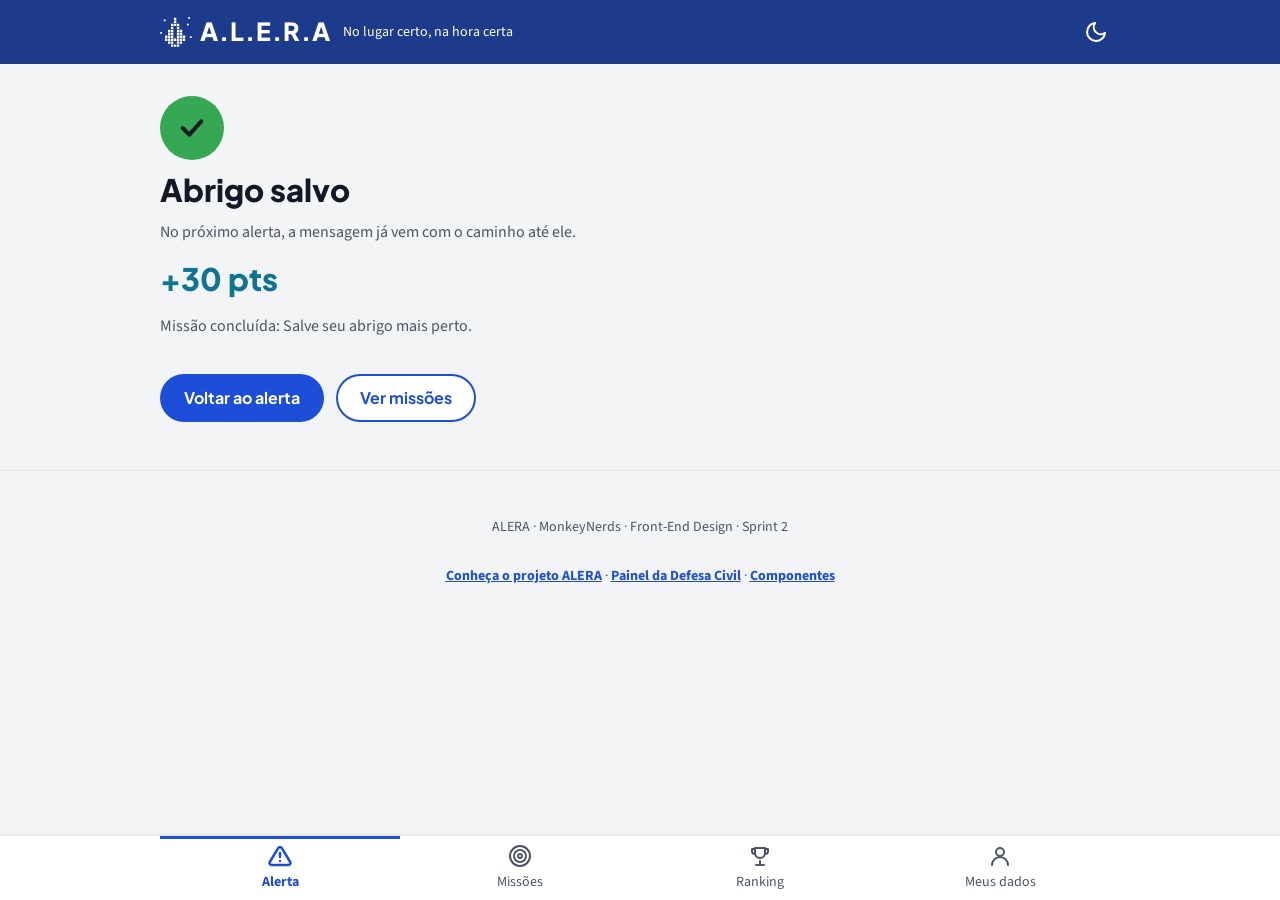
<file: app/abrigo-salvo.html>
<!DOCTYPE html>
<html lang="pt-BR">
<head>
  <meta charset="UTF-8">
  <meta name="viewport" content="width=device-width, initial-scale=1.0">
  <meta name="description" content="Seu abrigo foi salvo e a missão concluída.">
  <title>Abrigo salvo · ALERA</title>
  <link rel="stylesheet" href="../css/tokens.css">
  <link rel="stylesheet" href="../css/app.css">
</head>
<body>
  <a class="pular" href="#conteudo">Pular para o conteúdo</a>

  <!-- TOPO -->
  <header class="topo">
    <div class="container">
      <a class="topo__marca" href="index.html" aria-label="ALERA, ir para o alerta da sua rua">
        <svg class="topo__logo" viewBox="-21 -7 108 102" aria-hidden="true" focusable="false">
          <path d="M26 -4h8v8h-8zM26 6h8v8h-8zM16 16h8v8h-8zM26 16h8v8h-8zM36 16h8v8h-8zM16 26h8v8h-8zM36 26h8v8h-8zM6 36h8v8h-8zM16 36h8v8h-8zM36 36h8v8h-8zM46 36h8v8h-8zM6 46h8v8h-8zM16 46h8v8h-8zM36 46h8v8h-8zM46 46h8v8h-8zM-4 56h8v8h-8zM6 56h8v8h-8zM16 56h8v8h-8zM36 56h8v8h-8zM46 56h8v8h-8zM56 56h8v8h-8zM-4 66h8v8h-8zM6 66h8v8h-8zM16 66h8v8h-8zM26 66h8v8h-8zM36 66h8v8h-8zM46 66h8v8h-8zM56 66h8v8h-8zM6 76h8v8h-8zM16 76h8v8h-8zM36 76h8v8h-8zM46 76h8v8h-8zM16 86h8v8h-8zM26 86h8v8h-8zM36 86h8v8h-8z"/>
          <path d="M-8 2h6v6h-6zM74 -6h6v6h-6zM70 16h6v6h-6zM-20 44h6v6h-6zM80 58h6v6h-6z"/>
        </svg>
        A.L.E.R.A
      </a>
      <span class="topo__slogan">No lugar certo, na hora certa</span>
      <input class="tema__controle visualmente-oculto" type="checkbox" id="tema" role="switch">
      <label class="tema" for="tema">
        <svg class="tema__icone tema__icone--lua" viewBox="0 0 24 24" aria-hidden="true" focusable="false"><path d="M21 12.8A9 9 0 1 1 11.2 3a7 7 0 0 0 9.8 9.8z"/></svg>
        <svg class="tema__icone tema__icone--sol" viewBox="0 0 24 24" aria-hidden="true" focusable="false"><circle cx="12" cy="12" r="4"/><path d="M12 2v2M12 20v2M4.9 4.9l1.4 1.4M17.7 17.7l1.4 1.4M2 12h2M20 12h2M4.9 19.1l1.4-1.4M17.7 6.3l1.4-1.4"/></svg>
        <span class="visualmente-oculto">Tema escuro</span>
      </label>
    </div>
  </header>

  <main id="conteudo">
    <!-- FLUXO 1 · fim: abrigo salvo. Também conclui a missão "Salve seu abrigo" (ponte para o fluxo 2) -->
    <section class="secao">
      <div class="container confirmacao">
        <span class="confirmacao__icone" aria-hidden="true"><svg viewBox="0 0 24 24" focusable="false"><path d="m5 12 5 5 9-10"/></svg></span>
        <h1 class="tela-titulo">Abrigo salvo</h1>
        <p class="tela-apoio">No próximo alerta, a mensagem já vem com o caminho até ele.</p>
        <p class="pontos-ganhos">+30 pts</p>
        <p class="tela-apoio">Missão concluída: Salve seu abrigo mais perto.</p>
        <div class="acoes">
          <a class="botao" href="index.html">Voltar ao alerta</a>
          <a class="botao botao--secundario" href="missoes.html">Ver missões</a>
        </div>
      </div>
    </section>
  </main>

  <!-- RODAPÉ -->
  <footer class="rodape">
    <p>ALERA · MonkeyNerds · Front-End Design · Sprint 2</p>
    <a class="rodape__link" href="../index.html">Conheça o projeto ALERA</a> ·
    <a class="rodape__link" href="painel.html">Painel da Defesa Civil</a> ·
    <a class="rodape__link" href="componentes.html">Componentes</a>
  </footer>

  <!-- NAVEGAÇÃO INFERIOR: a aba da página atual tem aria-current="page" -->
  <nav class="navegacao" aria-label="Navegação do app">
    <ul class="navegacao__lista">
      <li>
        <a class="navegacao__link" href="index.html" aria-current="page">
          <svg class="navegacao__icone" viewBox="0 0 24 24" aria-hidden="true" focusable="false"><path d="M10.3 3.9 1.8 18a2 2 0 0 0 1.7 3h17a2 2 0 0 0 1.7-3L13.7 3.9a2 2 0 0 0-3.4 0z"/><path d="M12 9v4"/><path d="M12 17h.01"/></svg>
          Alerta
        </a>
      </li>
      <li>
        <a class="navegacao__link" href="missoes.html">
          <svg class="navegacao__icone" viewBox="0 0 24 24" aria-hidden="true" focusable="false"><circle cx="12" cy="12" r="10"/><circle cx="12" cy="12" r="6"/><circle cx="12" cy="12" r="2"/></svg>
          Missões
        </a>
      </li>
      <li>
        <a class="navegacao__link" href="ranking.html">
          <svg class="navegacao__icone" viewBox="0 0 24 24" aria-hidden="true" focusable="false"><path d="M8 21h8"/><path d="M12 17v4"/><path d="M7 4h10v5a5 5 0 0 1-10 0z"/><path d="M17 5h3v2a3 3 0 0 1-3 3"/><path d="M7 5H4v2a3 3 0 0 0 3 3"/></svg>
          Ranking
        </a>
      </li>
      <li>
        <a class="navegacao__link" href="cadastro.html">
          <svg class="navegacao__icone" viewBox="0 0 24 24" aria-hidden="true" focusable="false"><circle cx="12" cy="8" r="4"/><path d="M4 21a8 8 0 0 1 16 0"/></svg>
          Meus dados
        </a>
      </li>
    </ul>
  </nav>
</body>
</html>
</file>
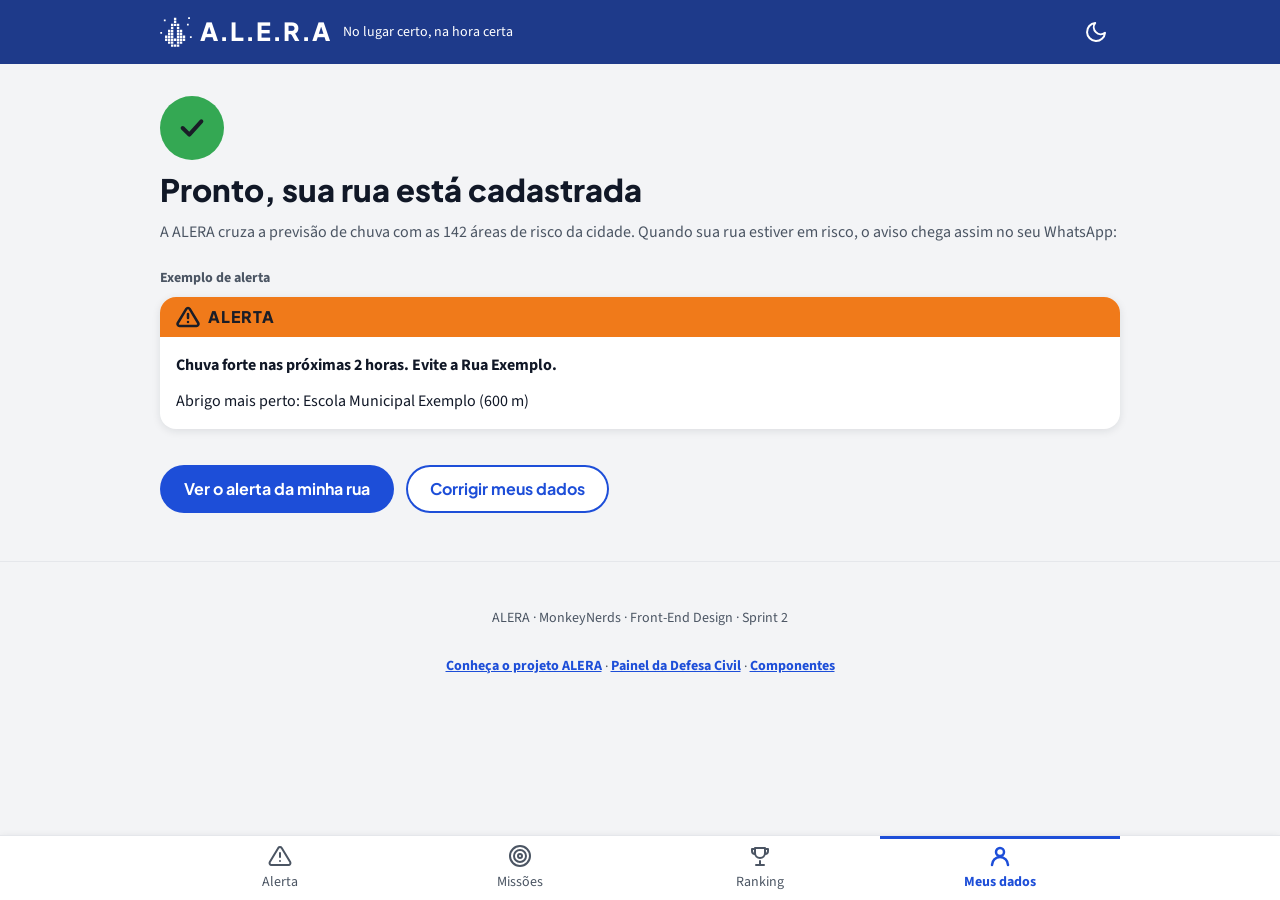
<file: app/cadastro-concluido.html>
<!DOCTYPE html>
<html lang="pt-BR">
<head>
  <meta charset="UTF-8">
  <meta name="viewport" content="width=device-width, initial-scale=1.0">
  <meta name="description" content="Sua rua foi cadastrada no ALERA.">
  <title>Cadastro feito · ALERA</title>
  <link rel="stylesheet" href="../css/tokens.css">
  <link rel="stylesheet" href="../css/app.css">
</head>
<body>
  <a class="pular" href="#conteudo">Pular para o conteúdo</a>

  <!-- TOPO -->
  <header class="topo">
    <div class="container">
      <a class="topo__marca" href="index.html" aria-label="ALERA, ir para o alerta da sua rua">
        <svg class="topo__logo" viewBox="-21 -7 108 102" aria-hidden="true" focusable="false">
          <path d="M26 -4h8v8h-8zM26 6h8v8h-8zM16 16h8v8h-8zM26 16h8v8h-8zM36 16h8v8h-8zM16 26h8v8h-8zM36 26h8v8h-8zM6 36h8v8h-8zM16 36h8v8h-8zM36 36h8v8h-8zM46 36h8v8h-8zM6 46h8v8h-8zM16 46h8v8h-8zM36 46h8v8h-8zM46 46h8v8h-8zM-4 56h8v8h-8zM6 56h8v8h-8zM16 56h8v8h-8zM36 56h8v8h-8zM46 56h8v8h-8zM56 56h8v8h-8zM-4 66h8v8h-8zM6 66h8v8h-8zM16 66h8v8h-8zM26 66h8v8h-8zM36 66h8v8h-8zM46 66h8v8h-8zM56 66h8v8h-8zM6 76h8v8h-8zM16 76h8v8h-8zM36 76h8v8h-8zM46 76h8v8h-8zM16 86h8v8h-8zM26 86h8v8h-8zM36 86h8v8h-8z"/>
          <path d="M-8 2h6v6h-6zM74 -6h6v6h-6zM70 16h6v6h-6zM-20 44h6v6h-6zM80 58h6v6h-6z"/>
        </svg>
        A.L.E.R.A
      </a>
      <span class="topo__slogan">No lugar certo, na hora certa</span>
      <input class="tema__controle visualmente-oculto" type="checkbox" id="tema" role="switch">
      <label class="tema" for="tema">
        <svg class="tema__icone tema__icone--lua" viewBox="0 0 24 24" aria-hidden="true" focusable="false"><path d="M21 12.8A9 9 0 1 1 11.2 3a7 7 0 0 0 9.8 9.8z"/></svg>
        <svg class="tema__icone tema__icone--sol" viewBox="0 0 24 24" aria-hidden="true" focusable="false"><circle cx="12" cy="12" r="4"/><path d="M12 2v2M12 20v2M4.9 4.9l1.4 1.4M17.7 17.7l1.4 1.4M2 12h2M20 12h2M4.9 19.1l1.4-1.4M17.7 6.3l1.4-1.4"/></svg>
        <span class="visualmente-oculto">Tema escuro</span>
      </label>
    </div>
  </header>

  <main id="conteudo">
    <!-- FLUXO 1 · passo 2: confirmação do cadastro + prévia do alerta que chega no WhatsApp -->
    <section class="secao">
      <div class="container confirmacao">
        <span class="confirmacao__icone" aria-hidden="true"><svg viewBox="0 0 24 24" focusable="false"><path d="m5 12 5 5 9-10"/></svg></span>
        <h1 class="tela-titulo">Pronto, sua rua está cadastrada</h1>
        <p class="tela-apoio">A ALERA cruza a previsão de chuva com as 142 áreas de risco da cidade. Quando sua rua estiver em risco, o aviso chega assim no seu WhatsApp:</p>
        <div class="previa">
          <p class="previa__rotulo">Exemplo de alerta</p>
          <article class="alerta alerta--alerta alerta--compacto">
            <p class="alerta__faixa"><svg class="alerta__icone" viewBox="0 0 24 24" aria-hidden="true" focusable="false"><path d="M10.3 3.9 1.8 18a2 2 0 0 0 1.7 3h17a2 2 0 0 0 1.7-3L13.7 3.9a2 2 0 0 0-3.4 0z"/><path d="M12 9v4"/><path d="M12 17h.01"/></svg> ALERTA</p>
            <div class="alerta__corpo">
              <p class="alerta__orientacao">Chuva forte nas próximas 2 horas. Evite a Rua Exemplo.</p>
              <p>Abrigo mais perto: Escola Municipal Exemplo (600 m)</p>
            </div>
          </article>
        </div>
        <div class="acoes">
          <a class="botao" href="index.html">Ver o alerta da minha rua</a>
          <a class="botao botao--secundario" href="cadastro.html">Corrigir meus dados</a>
        </div>
      </div>
    </section>
  </main>

  <!-- RODAPÉ -->
  <footer class="rodape">
    <p>ALERA · MonkeyNerds · Front-End Design · Sprint 2</p>
    <a class="rodape__link" href="../index.html">Conheça o projeto ALERA</a> ·
    <a class="rodape__link" href="painel.html">Painel da Defesa Civil</a> ·
    <a class="rodape__link" href="componentes.html">Componentes</a>
  </footer>

  <!-- NAVEGAÇÃO INFERIOR: a aba da página atual tem aria-current="page" -->
  <nav class="navegacao" aria-label="Navegação do app">
    <ul class="navegacao__lista">
      <li>
        <a class="navegacao__link" href="index.html">
          <svg class="navegacao__icone" viewBox="0 0 24 24" aria-hidden="true" focusable="false"><path d="M10.3 3.9 1.8 18a2 2 0 0 0 1.7 3h17a2 2 0 0 0 1.7-3L13.7 3.9a2 2 0 0 0-3.4 0z"/><path d="M12 9v4"/><path d="M12 17h.01"/></svg>
          Alerta
        </a>
      </li>
      <li>
        <a class="navegacao__link" href="missoes.html">
          <svg class="navegacao__icone" viewBox="0 0 24 24" aria-hidden="true" focusable="false"><circle cx="12" cy="12" r="10"/><circle cx="12" cy="12" r="6"/><circle cx="12" cy="12" r="2"/></svg>
          Missões
        </a>
      </li>
      <li>
        <a class="navegacao__link" href="ranking.html">
          <svg class="navegacao__icone" viewBox="0 0 24 24" aria-hidden="true" focusable="false"><path d="M8 21h8"/><path d="M12 17v4"/><path d="M7 4h10v5a5 5 0 0 1-10 0z"/><path d="M17 5h3v2a3 3 0 0 1-3 3"/><path d="M7 5H4v2a3 3 0 0 0 3 3"/></svg>
          Ranking
        </a>
      </li>
      <li>
        <a class="navegacao__link" href="cadastro.html" aria-current="page">
          <svg class="navegacao__icone" viewBox="0 0 24 24" aria-hidden="true" focusable="false"><circle cx="12" cy="8" r="4"/><path d="M4 21a8 8 0 0 1 16 0"/></svg>
          Meus dados
        </a>
      </li>
    </ul>
  </nav>
</body>
</html>
</file>
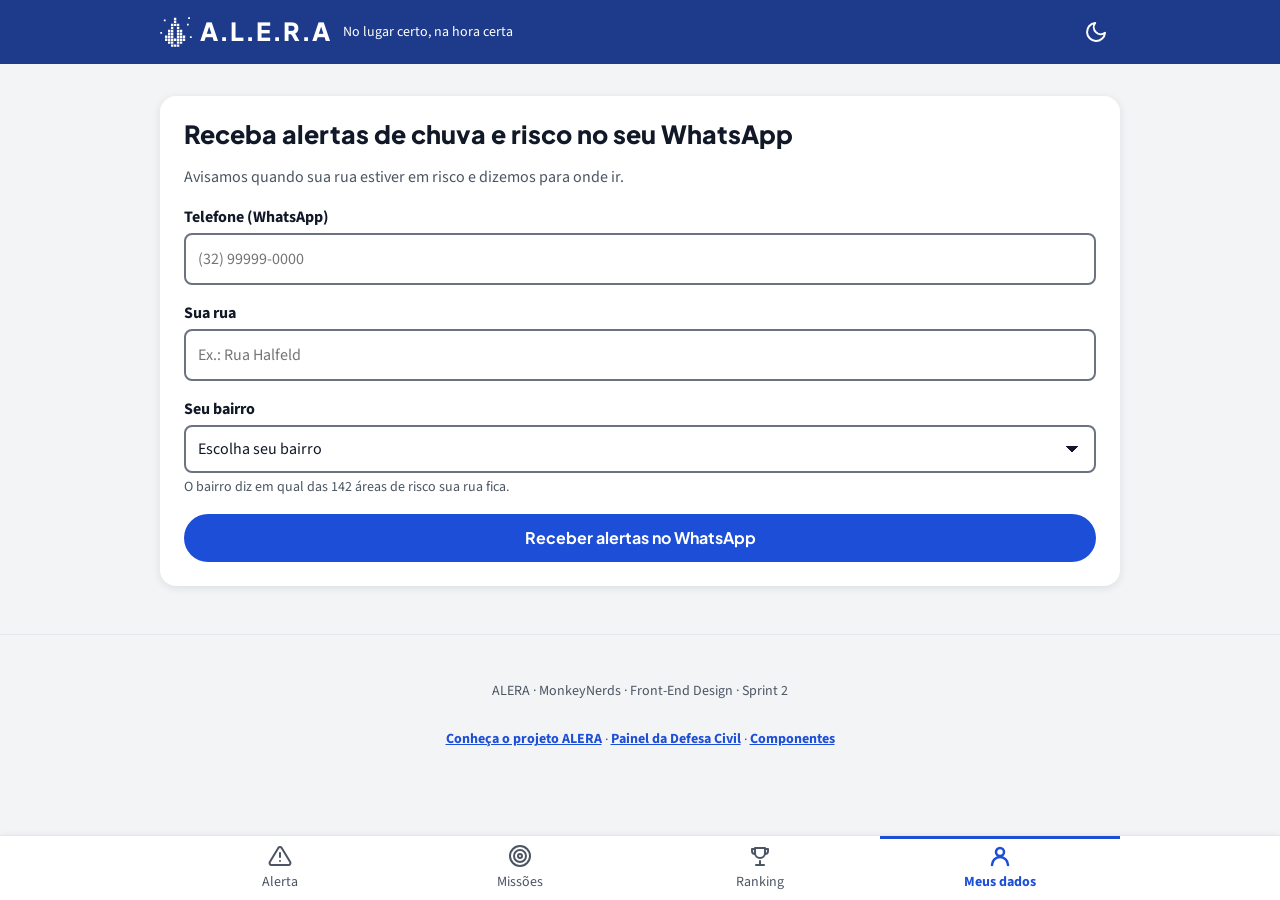
<file: app/cadastro.html>
<!DOCTYPE html>
<html lang="pt-BR">
<head>
  <meta charset="UTF-8">
  <meta name="viewport" content="width=device-width, initial-scale=1.0">
  <meta name="description" content="Cadastre seu telefone e sua rua para receber o alerta no WhatsApp.">
  <title>Meus dados · ALERA</title>
  <link rel="stylesheet" href="../css/tokens.css">
  <link rel="stylesheet" href="../css/app.css">
</head>
<body>
  <a class="pular" href="#conteudo">Pular para o conteúdo</a>

  <!-- TOPO -->
  <header class="topo">
    <div class="container">
      <a class="topo__marca" href="index.html" aria-label="ALERA, ir para o alerta da sua rua">
        <svg class="topo__logo" viewBox="-21 -7 108 102" aria-hidden="true" focusable="false">
          <path d="M26 -4h8v8h-8zM26 6h8v8h-8zM16 16h8v8h-8zM26 16h8v8h-8zM36 16h8v8h-8zM16 26h8v8h-8zM36 26h8v8h-8zM6 36h8v8h-8zM16 36h8v8h-8zM36 36h8v8h-8zM46 36h8v8h-8zM6 46h8v8h-8zM16 46h8v8h-8zM36 46h8v8h-8zM46 46h8v8h-8zM-4 56h8v8h-8zM6 56h8v8h-8zM16 56h8v8h-8zM36 56h8v8h-8zM46 56h8v8h-8zM56 56h8v8h-8zM-4 66h8v8h-8zM6 66h8v8h-8zM16 66h8v8h-8zM26 66h8v8h-8zM36 66h8v8h-8zM46 66h8v8h-8zM56 66h8v8h-8zM6 76h8v8h-8zM16 76h8v8h-8zM36 76h8v8h-8zM46 76h8v8h-8zM16 86h8v8h-8zM26 86h8v8h-8zM36 86h8v8h-8z"/>
          <path d="M-8 2h6v6h-6zM74 -6h6v6h-6zM70 16h6v6h-6zM-20 44h6v6h-6zM80 58h6v6h-6z"/>
        </svg>
        A.L.E.R.A
      </a>
      <span class="topo__slogan">No lugar certo, na hora certa</span>
      <input class="tema__controle visualmente-oculto" type="checkbox" id="tema" role="switch">
      <label class="tema" for="tema">
        <svg class="tema__icone tema__icone--lua" viewBox="0 0 24 24" aria-hidden="true" focusable="false"><path d="M21 12.8A9 9 0 1 1 11.2 3a7 7 0 0 0 9.8 9.8z"/></svg>
        <svg class="tema__icone tema__icone--sol" viewBox="0 0 24 24" aria-hidden="true" focusable="false"><circle cx="12" cy="12" r="4"/><path d="M12 2v2M12 20v2M4.9 4.9l1.4 1.4M17.7 17.7l1.4 1.4M2 12h2M20 12h2M4.9 19.1l1.4-1.4M17.7 6.3l1.4-1.4"/></svg>
        <span class="visualmente-oculto">Tema escuro</span>
      </label>
    </div>
  </header>

  <main id="conteudo">
    <!-- FLUXO 1 · passo 1: cadastro. Validação nativa do HTML (sem JavaScript):
         o erro só aparece depois que a pessoa mexe no campo (:user-invalid) e o envio
         é bloqueado enquanto houver erro. Os campos não têm "name": nenhum dado vai para o endereço. -->
    <section class="secao">
      <div class="container">
        <form class="cadastro" action="cadastro-concluido.html">
          <h1 class="cadastro__titulo">Receba alertas de chuva e risco no seu WhatsApp</h1>
          <p>Avisamos quando sua rua estiver em risco e dizemos para onde ir.</p>
          <div class="campo">
            <label class="campo__rotulo" for="tel">Telefone (WhatsApp)</label>
            <input class="campo__entrada" id="tel" type="tel" required pattern="\(?\d{2}\)?\s?9?\d{4}-?\d{4}" autocomplete="tel" placeholder="(32) 99999-0000" aria-describedby="tel-erro">
            <span class="campo__erro" id="tel-erro">Digite o telefone com DDD.</span>
          </div>
          <div class="campo">
            <label class="campo__rotulo" for="rua">Sua rua</label>
            <input class="campo__entrada" id="rua" required pattern="\S+(\s+\S+)+" autocomplete="address-line1" placeholder="Ex.: Rua Halfeld" aria-describedby="rua-erro">
            <span class="campo__erro" id="rua-erro">Digite o nome completo da rua.</span>
          </div>
          <div class="campo">
            <label class="campo__rotulo" for="bairro">Seu bairro</label>
            <select class="campo__entrada selecao" id="bairro" required aria-describedby="bairro-ajuda bairro-erro">
              <option value="">Escolha seu bairro</option>
              <option>Centro</option>
              <option>Dom Bosco</option>
              <option>Santa Luzia</option>
              <option>São Pedro</option>
              <option>Vila Ideal</option>
            </select>
            <span class="campo__ajuda" id="bairro-ajuda">O bairro diz em qual das 142 áreas de risco sua rua fica.</span>
            <span class="campo__erro" id="bairro-erro">Escolha o seu bairro.</span>
          </div>
          <button class="botao" type="submit">Receber alertas no WhatsApp</button>
        </form>
      </div>
    </section>
  </main>

  <!-- RODAPÉ -->
  <footer class="rodape">
    <p>ALERA · MonkeyNerds · Front-End Design · Sprint 2</p>
    <a class="rodape__link" href="../index.html">Conheça o projeto ALERA</a> ·
    <a class="rodape__link" href="painel.html">Painel da Defesa Civil</a> ·
    <a class="rodape__link" href="componentes.html">Componentes</a>
  </footer>

  <!-- NAVEGAÇÃO INFERIOR: a aba da página atual tem aria-current="page" -->
  <nav class="navegacao" aria-label="Navegação do app">
    <ul class="navegacao__lista">
      <li>
        <a class="navegacao__link" href="index.html">
          <svg class="navegacao__icone" viewBox="0 0 24 24" aria-hidden="true" focusable="false"><path d="M10.3 3.9 1.8 18a2 2 0 0 0 1.7 3h17a2 2 0 0 0 1.7-3L13.7 3.9a2 2 0 0 0-3.4 0z"/><path d="M12 9v4"/><path d="M12 17h.01"/></svg>
          Alerta
        </a>
      </li>
      <li>
        <a class="navegacao__link" href="missoes.html">
          <svg class="navegacao__icone" viewBox="0 0 24 24" aria-hidden="true" focusable="false"><circle cx="12" cy="12" r="10"/><circle cx="12" cy="12" r="6"/><circle cx="12" cy="12" r="2"/></svg>
          Missões
        </a>
      </li>
      <li>
        <a class="navegacao__link" href="ranking.html">
          <svg class="navegacao__icone" viewBox="0 0 24 24" aria-hidden="true" focusable="false"><path d="M8 21h8"/><path d="M12 17v4"/><path d="M7 4h10v5a5 5 0 0 1-10 0z"/><path d="M17 5h3v2a3 3 0 0 1-3 3"/><path d="M7 5H4v2a3 3 0 0 0 3 3"/></svg>
          Ranking
        </a>
      </li>
      <li>
        <a class="navegacao__link" href="cadastro.html" aria-current="page">
          <svg class="navegacao__icone" viewBox="0 0 24 24" aria-hidden="true" focusable="false"><circle cx="12" cy="8" r="4"/><path d="M4 21a8 8 0 0 1 16 0"/></svg>
          Meus dados
        </a>
      </li>
    </ul>
  </nav>
</body>
</html>
</file>
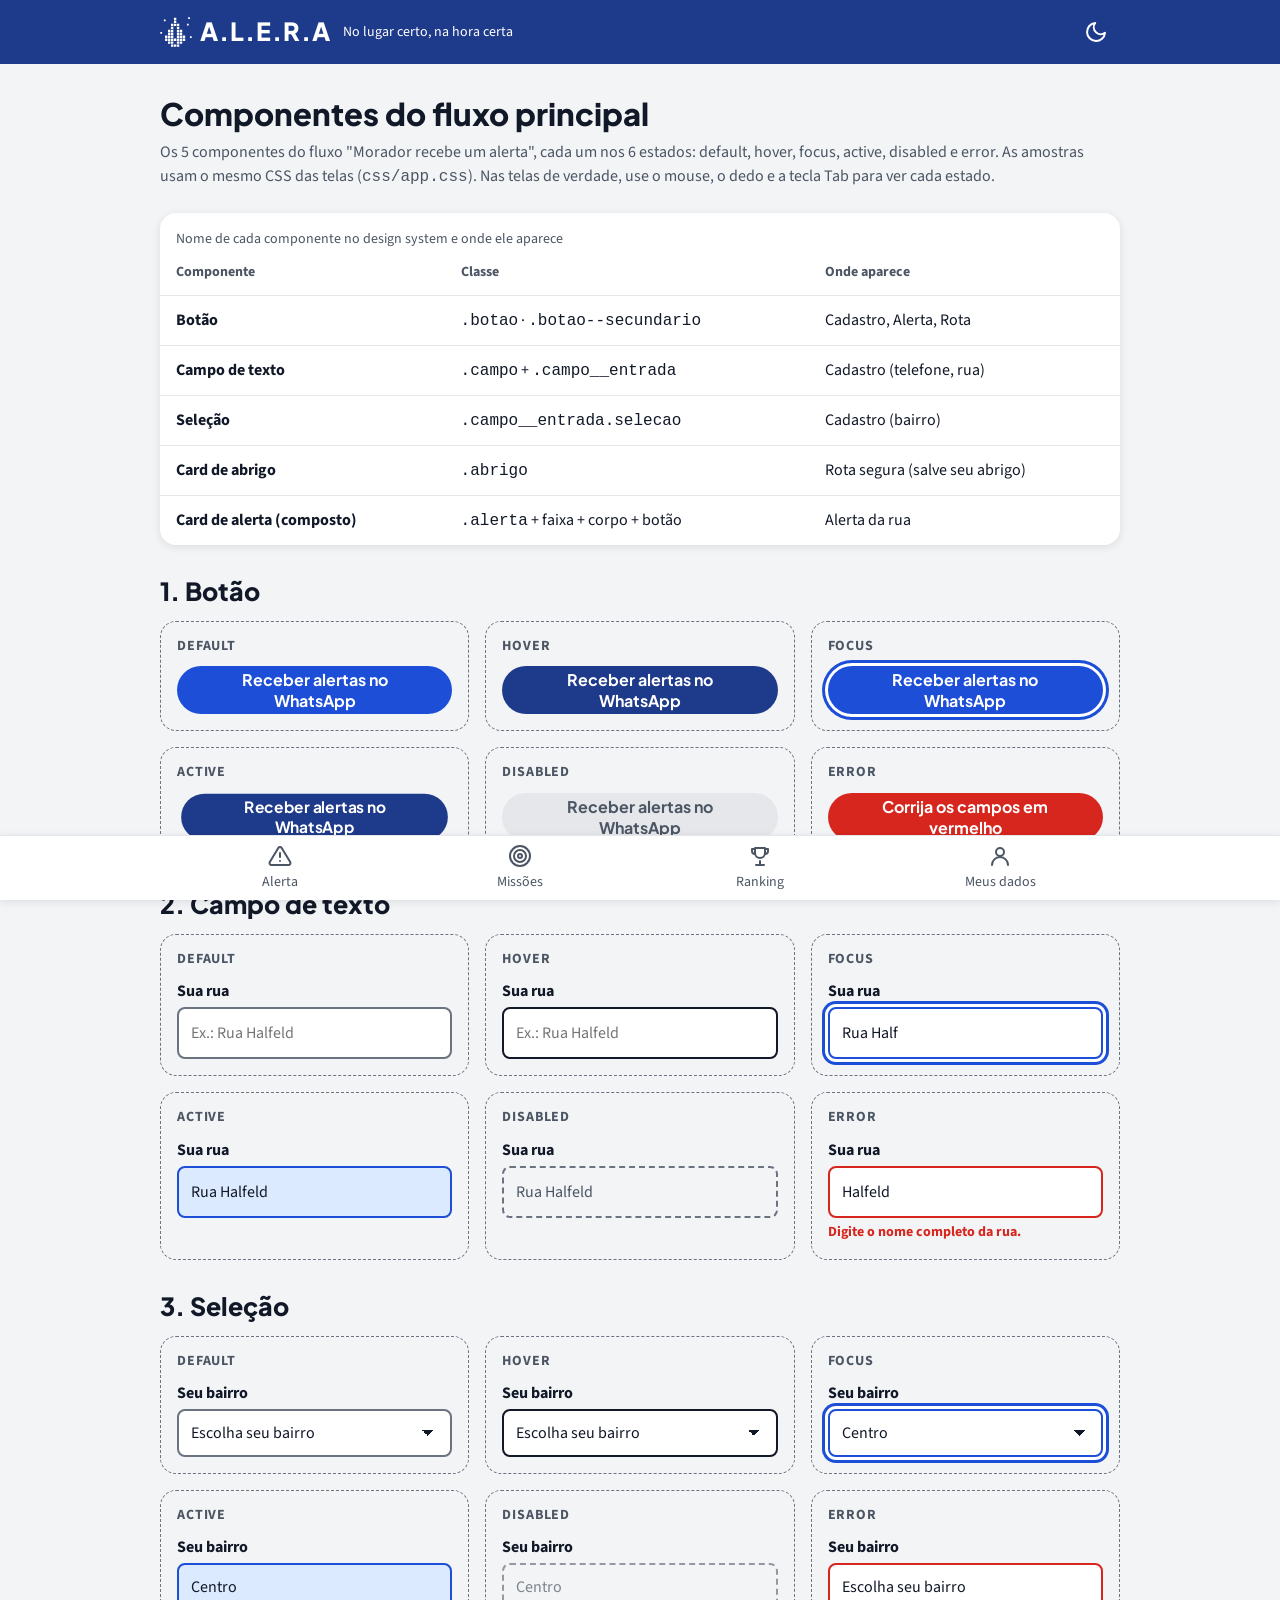
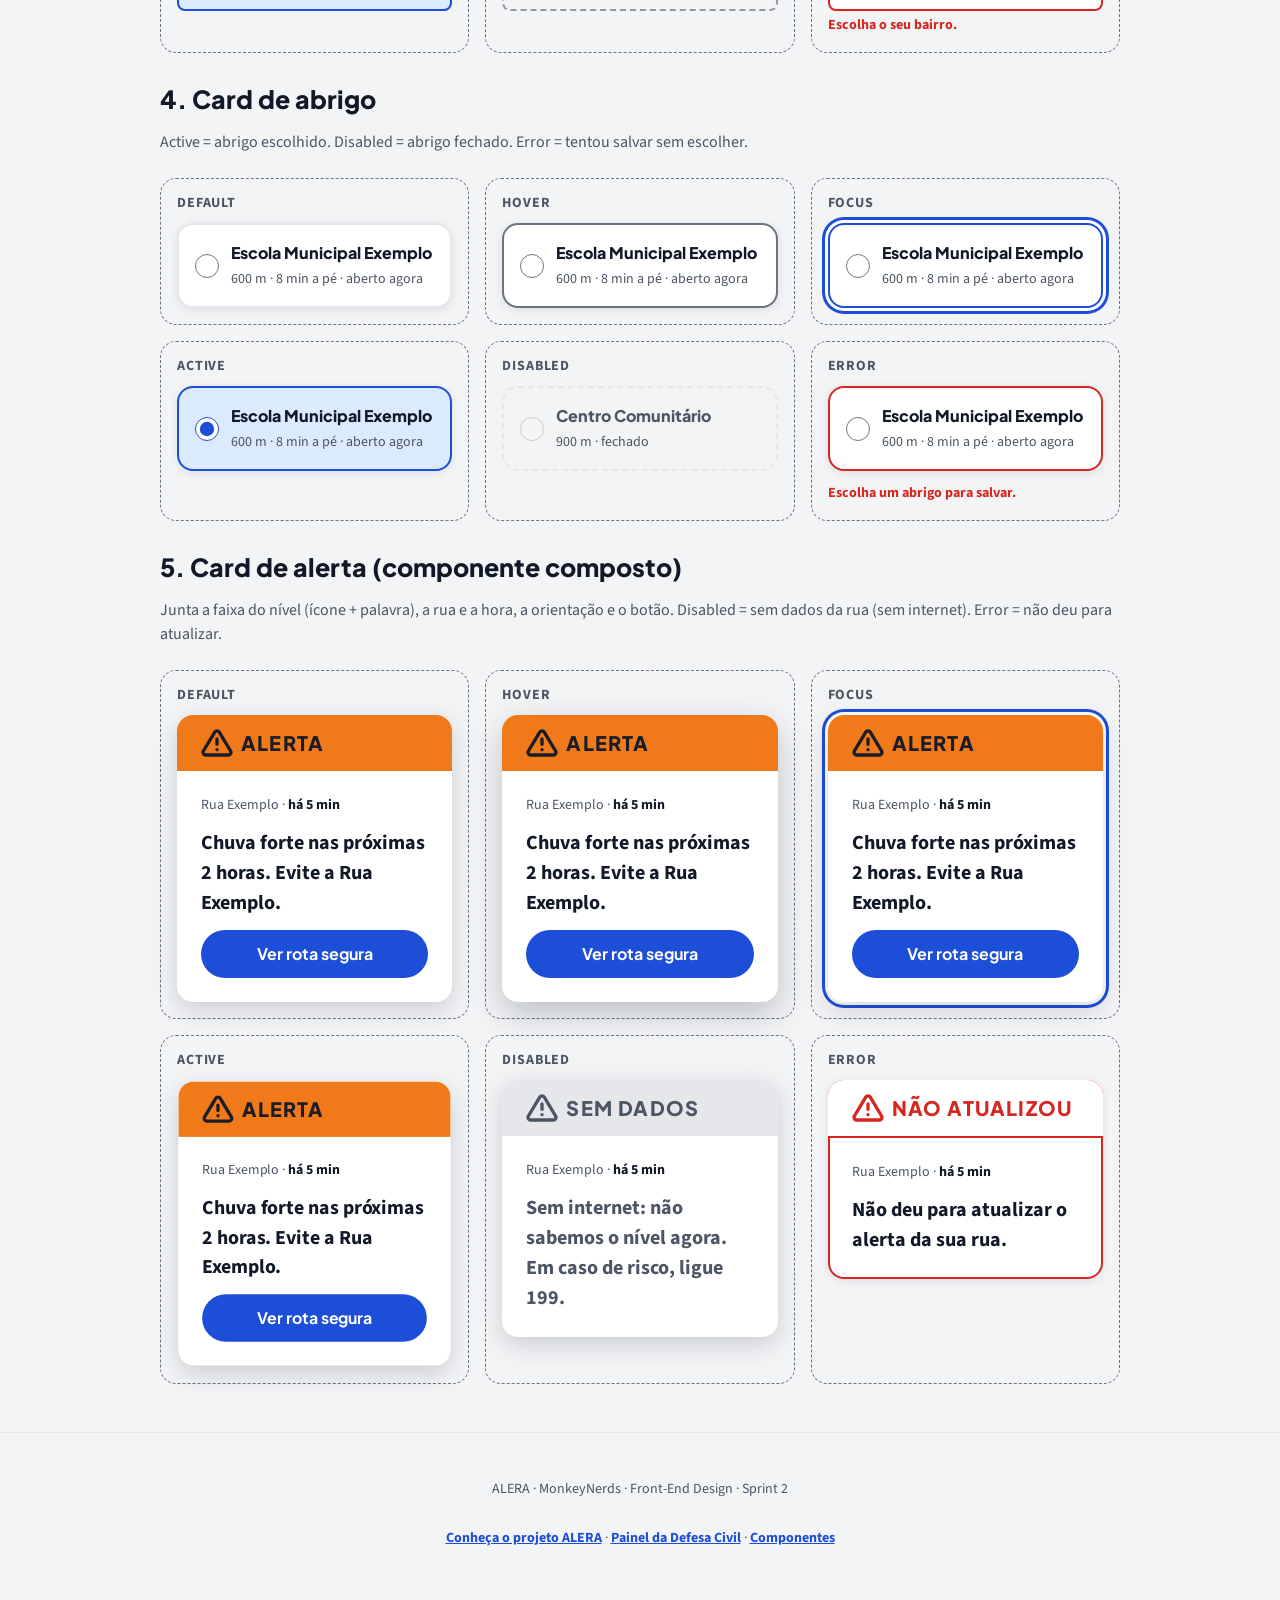
<file: app/componentes.html>
<!DOCTYPE html>
<html lang="pt-BR">
<head>
  <meta charset="UTF-8">
  <meta name="viewport" content="width=device-width, initial-scale=1.0">
  <meta name="description" content="Os componentes do fluxo principal em todos os estados.">
  <title>Componentes · ALERA</title>
  <link rel="stylesheet" href="../css/tokens.css">
  <link rel="stylesheet" href="../css/app.css">
</head>
<body>
  <a class="pular" href="#conteudo">Pular para o conteúdo</a>

  <!-- TOPO -->
  <header class="topo">
    <div class="container">
      <a class="topo__marca" href="index.html" aria-label="ALERA, ir para o alerta da sua rua">
        <svg class="topo__logo" viewBox="-21 -7 108 102" aria-hidden="true" focusable="false">
          <path d="M26 -4h8v8h-8zM26 6h8v8h-8zM16 16h8v8h-8zM26 16h8v8h-8zM36 16h8v8h-8zM16 26h8v8h-8zM36 26h8v8h-8zM6 36h8v8h-8zM16 36h8v8h-8zM36 36h8v8h-8zM46 36h8v8h-8zM6 46h8v8h-8zM16 46h8v8h-8zM36 46h8v8h-8zM46 46h8v8h-8zM-4 56h8v8h-8zM6 56h8v8h-8zM16 56h8v8h-8zM36 56h8v8h-8zM46 56h8v8h-8zM56 56h8v8h-8zM-4 66h8v8h-8zM6 66h8v8h-8zM16 66h8v8h-8zM26 66h8v8h-8zM36 66h8v8h-8zM46 66h8v8h-8zM56 66h8v8h-8zM6 76h8v8h-8zM16 76h8v8h-8zM36 76h8v8h-8zM46 76h8v8h-8zM16 86h8v8h-8zM26 86h8v8h-8zM36 86h8v8h-8z"/>
          <path d="M-8 2h6v6h-6zM74 -6h6v6h-6zM70 16h6v6h-6zM-20 44h6v6h-6zM80 58h6v6h-6z"/>
        </svg>
        A.L.E.R.A
      </a>
      <span class="topo__slogan">No lugar certo, na hora certa</span>
      <input class="tema__controle visualmente-oculto" type="checkbox" id="tema" role="switch">
      <label class="tema" for="tema">
        <svg class="tema__icone tema__icone--lua" viewBox="0 0 24 24" aria-hidden="true" focusable="false"><path d="M21 12.8A9 9 0 1 1 11.2 3a7 7 0 0 0 9.8 9.8z"/></svg>
        <svg class="tema__icone tema__icone--sol" viewBox="0 0 24 24" aria-hidden="true" focusable="false"><circle cx="12" cy="12" r="4"/><path d="M12 2v2M12 20v2M4.9 4.9l1.4 1.4M17.7 17.7l1.4 1.4M2 12h2M20 12h2M4.9 19.1l1.4-1.4M17.7 6.3l1.4-1.4"/></svg>
        <span class="visualmente-oculto">Tema escuro</span>
      </label>
    </div>
  </header>

  <main id="conteudo">
    <section class="secao">
      <div class="container">
        <h1 class="tela-titulo">Componentes do fluxo principal</h1>
        <p class="tela-apoio">Os 5 componentes do fluxo "Morador recebe um alerta", cada um nos 6 estados: default, hover, focus, active, disabled e error.
        As amostras usam o mesmo CSS das telas (<code>css/app.css</code>). Nas telas de verdade, use o mouse, o dedo e a tecla Tab para ver cada estado.</p>

        <div class="tabela-caixa">
          <table class="tabela">
            <caption>Nome de cada componente no design system e onde ele aparece</caption>
            <thead><tr><th scope="col">Componente</th><th scope="col">Classe</th><th scope="col">Onde aparece</th></tr></thead>
            <tbody>
              <tr><th scope="row">Botão</th><td><code>.botao</code> · <code>.botao--secundario</code></td><td>Cadastro, Alerta, Rota</td></tr>
              <tr><th scope="row">Campo de texto</th><td><code>.campo</code> + <code>.campo__entrada</code></td><td>Cadastro (telefone, rua)</td></tr>
              <tr><th scope="row">Seleção</th><td><code>.campo__entrada.selecao</code></td><td>Cadastro (bairro)</td></tr>
              <tr><th scope="row">Card de abrigo</th><td><code>.abrigo</code></td><td>Rota segura (salve seu abrigo)</td></tr>
              <tr><th scope="row">Card de alerta (composto)</th><td><code>.alerta</code> + faixa + corpo + botão</td><td>Alerta da rua</td></tr>
            </tbody>
          </table>
        </div>
      </div>
    </section>

    <section class="secao" aria-labelledby="c-botao">
      <div class="container">
        <h2 class="secao__titulo" id="c-botao">1. Botão</h2>
        <ul class="estados" aria-label="Estados: Botão">
          <li class="estado"><h3 class="estado__nome">Default</h3><button class="botao " type="button" tabindex="-1" >Receber alertas no WhatsApp</button></li>
          <li class="estado"><h3 class="estado__nome">Hover</h3><button class="botao e-hover" type="button" tabindex="-1" >Receber alertas no WhatsApp</button></li>
          <li class="estado"><h3 class="estado__nome">Focus</h3><button class="botao e-foco" type="button" tabindex="-1" >Receber alertas no WhatsApp</button></li>
          <li class="estado"><h3 class="estado__nome">Active</h3><button class="botao e-ativo" type="button" tabindex="-1" >Receber alertas no WhatsApp</button></li>
          <li class="estado"><h3 class="estado__nome">Disabled</h3><button class="botao " type="button" tabindex="-1" disabled>Receber alertas no WhatsApp</button></li>
          <li class="estado"><h3 class="estado__nome">Error</h3><button class="botao botao--erro" type="button" tabindex="-1" >Corrija os campos em vermelho</button></li>
        </ul>
      </div>
    </section>

    <section class="secao" aria-labelledby="c-campo">
      <div class="container">
        <h2 class="secao__titulo" id="c-campo">2. Campo de texto</h2>
        <ul class="estados" aria-label="Estados: Campo de texto">
          <li class="estado"><h3 class="estado__nome">Default</h3><div class="campo"><label class="campo__rotulo" for="t1">Sua rua</label><input class="campo__entrada " id="t1" tabindex="-1" value="" placeholder="Ex.: Rua Halfeld"></div></li>
          <li class="estado"><h3 class="estado__nome">Hover</h3><div class="campo"><label class="campo__rotulo" for="t2">Sua rua</label><input class="campo__entrada e-hover" id="t2" tabindex="-1" value="" placeholder="Ex.: Rua Halfeld"></div></li>
          <li class="estado"><h3 class="estado__nome">Focus</h3><div class="campo"><label class="campo__rotulo" for="t3">Sua rua</label><input class="campo__entrada e-foco" id="t3" tabindex="-1" value="Rua Half" ></div></li>
          <li class="estado"><h3 class="estado__nome">Active</h3><div class="campo"><label class="campo__rotulo" for="t4">Sua rua</label><input class="campo__entrada e-ativo" id="t4" tabindex="-1" value="Rua Halfeld" ></div></li>
          <li class="estado"><h3 class="estado__nome">Disabled</h3><div class="campo"><label class="campo__rotulo" for="t5">Sua rua</label><input class="campo__entrada " id="t5" tabindex="-1" value="Rua Halfeld" disabled></div></li>
          <li class="estado"><h3 class="estado__nome">Error</h3><div class="campo"><label class="campo__rotulo" for="t6">Sua rua</label><input class="campo__entrada " id="t6" tabindex="-1" value="Halfeld" aria-invalid="true" aria-describedby="t6-e"><span class="campo__erro e-erro" id="t6-e">Digite o nome completo da rua.</span></div></li>
        </ul>
      </div>
    </section>

    <section class="secao" aria-labelledby="c-selecao">
      <div class="container">
        <h2 class="secao__titulo" id="c-selecao">3. Seleção</h2>
        <ul class="estados" aria-label="Estados: Seleção">
          <li class="estado"><h3 class="estado__nome">Default</h3><div class="campo"><label class="campo__rotulo" for="s1">Seu bairro</label><select class="campo__entrada selecao " id="s1" tabindex="-1" ><option>Escolha seu bairro</option></select></div></li>
          <li class="estado"><h3 class="estado__nome">Hover</h3><div class="campo"><label class="campo__rotulo" for="s2">Seu bairro</label><select class="campo__entrada selecao e-hover" id="s2" tabindex="-1" ><option>Escolha seu bairro</option></select></div></li>
          <li class="estado"><h3 class="estado__nome">Focus</h3><div class="campo"><label class="campo__rotulo" for="s3">Seu bairro</label><select class="campo__entrada selecao e-foco" id="s3" tabindex="-1" ><option>Centro</option></select></div></li>
          <li class="estado"><h3 class="estado__nome">Active</h3><div class="campo"><label class="campo__rotulo" for="s4">Seu bairro</label><select class="campo__entrada selecao e-ativo" id="s4" tabindex="-1" ><option>Centro</option></select></div></li>
          <li class="estado"><h3 class="estado__nome">Disabled</h3><div class="campo"><label class="campo__rotulo" for="s5">Seu bairro</label><select class="campo__entrada selecao " id="s5" tabindex="-1" disabled><option>Centro</option></select></div></li>
          <li class="estado"><h3 class="estado__nome">Error</h3><div class="campo"><label class="campo__rotulo" for="s6">Seu bairro</label><select class="campo__entrada selecao " id="s6" tabindex="-1" aria-invalid="true" aria-describedby="s6-e"><option>Escolha seu bairro</option></select><span class="campo__erro e-erro" id="s6-e">Escolha o seu bairro.</span></div></li>
        </ul>
      </div>
    </section>

    <section class="secao" aria-labelledby="c-abrigo">
      <div class="container">
        <h2 class="secao__titulo" id="c-abrigo">4. Card de abrigo</h2>
        <p class="tela-apoio">Active = abrigo escolhido. Disabled = abrigo fechado. Error = tentou salvar sem escolher.</p>
        <ul class="estados" aria-label="Estados: Card de abrigo">
          <li class="estado"><h3 class="estado__nome">Default</h3><label class="abrigo "><input type="radio" tabindex="-1" ><span class="abrigo__nome">Escola Municipal Exemplo</span><span class="abrigo__info">600 m · 8 min a pé · aberto agora</span></label></li>
          <li class="estado"><h3 class="estado__nome">Hover</h3><label class="abrigo e-hover"><input type="radio" tabindex="-1" ><span class="abrigo__nome">Escola Municipal Exemplo</span><span class="abrigo__info">600 m · 8 min a pé · aberto agora</span></label></li>
          <li class="estado"><h3 class="estado__nome">Focus</h3><label class="abrigo e-foco"><input type="radio" tabindex="-1" ><span class="abrigo__nome">Escola Municipal Exemplo</span><span class="abrigo__info">600 m · 8 min a pé · aberto agora</span></label></li>
          <li class="estado"><h3 class="estado__nome">Active</h3><label class="abrigo e-ativo"><input type="radio" tabindex="-1" checked><span class="abrigo__nome">Escola Municipal Exemplo</span><span class="abrigo__info">600 m · 8 min a pé · aberto agora</span></label></li>
          <li class="estado"><h3 class="estado__nome">Disabled</h3><label class="abrigo "><input type="radio" tabindex="-1" disabled><span class="abrigo__nome">Centro Comunitário</span><span class="abrigo__info">900 m · fechado</span></label></li>
          <li class="estado"><h3 class="estado__nome">Error</h3><label class="abrigo e-erro"><input type="radio" tabindex="-1" ><span class="abrigo__nome">Escola Municipal Exemplo</span><span class="abrigo__info">600 m · 8 min a pé · aberto agora</span></label><p class="abrigos__erro e-erro">Escolha um abrigo para salvar.</p></li>
        </ul>
      </div>
    </section>

    <section class="secao" aria-labelledby="c-alerta">
      <div class="container">
        <h2 class="secao__titulo" id="c-alerta">5. Card de alerta (componente composto)</h2>
        <p class="tela-apoio">Junta a faixa do nível (ícone + palavra), a rua e a hora, a orientação e o botão. Disabled = sem dados da rua (sem internet). Error = não deu para atualizar.</p>
        <ul class="estados" aria-label="Estados: Card de alerta">
          <li class="estado"><h3 class="estado__nome">Default</h3><article class="alerta alerta--alerta "><p class="alerta__faixa"><svg class="alerta__icone" viewBox="0 0 24 24" aria-hidden="true" focusable="false"><path d="M10.3 3.9 1.8 18a2 2 0 0 0 1.7 3h17a2 2 0 0 0 1.7-3L13.7 3.9a2 2 0 0 0-3.4 0z"/><path d="M12 9v4"/><path d="M12 17h.01"/></svg> ALERTA</p><div class="alerta__corpo"><p class="alerta__rua">Rua Exemplo · <span class="alerta__hora">há 5 min</span></p><p class="alerta__orientacao">Chuva forte nas próximas 2 horas. Evite a Rua Exemplo.</p><a class="botao" href="rota.html" tabindex="-1">Ver rota segura</a></div></article></li>
          <li class="estado"><h3 class="estado__nome">Hover</h3><article class="alerta alerta--alerta e-hover"><p class="alerta__faixa"><svg class="alerta__icone" viewBox="0 0 24 24" aria-hidden="true" focusable="false"><path d="M10.3 3.9 1.8 18a2 2 0 0 0 1.7 3h17a2 2 0 0 0 1.7-3L13.7 3.9a2 2 0 0 0-3.4 0z"/><path d="M12 9v4"/><path d="M12 17h.01"/></svg> ALERTA</p><div class="alerta__corpo"><p class="alerta__rua">Rua Exemplo · <span class="alerta__hora">há 5 min</span></p><p class="alerta__orientacao">Chuva forte nas próximas 2 horas. Evite a Rua Exemplo.</p><a class="botao" href="rota.html" tabindex="-1">Ver rota segura</a></div></article></li>
          <li class="estado"><h3 class="estado__nome">Focus</h3><article class="alerta alerta--alerta e-foco"><p class="alerta__faixa"><svg class="alerta__icone" viewBox="0 0 24 24" aria-hidden="true" focusable="false"><path d="M10.3 3.9 1.8 18a2 2 0 0 0 1.7 3h17a2 2 0 0 0 1.7-3L13.7 3.9a2 2 0 0 0-3.4 0z"/><path d="M12 9v4"/><path d="M12 17h.01"/></svg> ALERTA</p><div class="alerta__corpo"><p class="alerta__rua">Rua Exemplo · <span class="alerta__hora">há 5 min</span></p><p class="alerta__orientacao">Chuva forte nas próximas 2 horas. Evite a Rua Exemplo.</p><a class="botao" href="rota.html" tabindex="-1">Ver rota segura</a></div></article></li>
          <li class="estado"><h3 class="estado__nome">Active</h3><article class="alerta alerta--alerta e-ativo"><p class="alerta__faixa"><svg class="alerta__icone" viewBox="0 0 24 24" aria-hidden="true" focusable="false"><path d="M10.3 3.9 1.8 18a2 2 0 0 0 1.7 3h17a2 2 0 0 0 1.7-3L13.7 3.9a2 2 0 0 0-3.4 0z"/><path d="M12 9v4"/><path d="M12 17h.01"/></svg> ALERTA</p><div class="alerta__corpo"><p class="alerta__rua">Rua Exemplo · <span class="alerta__hora">há 5 min</span></p><p class="alerta__orientacao">Chuva forte nas próximas 2 horas. Evite a Rua Exemplo.</p><a class="botao" href="rota.html" tabindex="-1">Ver rota segura</a></div></article></li>
          <li class="estado"><h3 class="estado__nome">Disabled</h3><article class="alerta alerta--alerta alerta--sem-dados"><p class="alerta__faixa"><svg class="alerta__icone" viewBox="0 0 24 24" aria-hidden="true" focusable="false"><path d="M10.3 3.9 1.8 18a2 2 0 0 0 1.7 3h17a2 2 0 0 0 1.7-3L13.7 3.9a2 2 0 0 0-3.4 0z"/><path d="M12 9v4"/><path d="M12 17h.01"/></svg> SEM DADOS</p><div class="alerta__corpo"><p class="alerta__rua">Rua Exemplo · <span class="alerta__hora">há 5 min</span></p><p class="alerta__orientacao">Sem internet: não sabemos o nível agora. Em caso de risco, ligue 199.</p></div></article></li>
          <li class="estado"><h3 class="estado__nome">Error</h3><article class="alerta alerta--alerta alerta--falha"><p class="alerta__faixa"><svg class="alerta__icone" viewBox="0 0 24 24" aria-hidden="true" focusable="false"><path d="M10.3 3.9 1.8 18a2 2 0 0 0 1.7 3h17a2 2 0 0 0 1.7-3L13.7 3.9a2 2 0 0 0-3.4 0z"/><path d="M12 9v4"/><path d="M12 17h.01"/></svg> NÃO ATUALIZOU</p><div class="alerta__corpo"><p class="alerta__rua">Rua Exemplo · <span class="alerta__hora">há 5 min</span></p><p class="alerta__orientacao">Não deu para atualizar o alerta da sua rua.</p></div></article></li>
        </ul>
      </div>
    </section>
  </main>

  <!-- RODAPÉ -->
  <footer class="rodape">
    <p>ALERA · MonkeyNerds · Front-End Design · Sprint 2</p>
    <a class="rodape__link" href="../index.html">Conheça o projeto ALERA</a> ·
    <a class="rodape__link" href="painel.html">Painel da Defesa Civil</a> ·
    <a class="rodape__link" href="componentes.html">Componentes</a>
  </footer>

  <!-- NAVEGAÇÃO INFERIOR: a aba da página atual tem aria-current="page" -->
  <nav class="navegacao" aria-label="Navegação do app">
    <ul class="navegacao__lista">
      <li>
        <a class="navegacao__link" href="index.html">
          <svg class="navegacao__icone" viewBox="0 0 24 24" aria-hidden="true" focusable="false"><path d="M10.3 3.9 1.8 18a2 2 0 0 0 1.7 3h17a2 2 0 0 0 1.7-3L13.7 3.9a2 2 0 0 0-3.4 0z"/><path d="M12 9v4"/><path d="M12 17h.01"/></svg>
          Alerta
        </a>
      </li>
      <li>
        <a class="navegacao__link" href="missoes.html">
          <svg class="navegacao__icone" viewBox="0 0 24 24" aria-hidden="true" focusable="false"><circle cx="12" cy="12" r="10"/><circle cx="12" cy="12" r="6"/><circle cx="12" cy="12" r="2"/></svg>
          Missões
        </a>
      </li>
      <li>
        <a class="navegacao__link" href="ranking.html">
          <svg class="navegacao__icone" viewBox="0 0 24 24" aria-hidden="true" focusable="false"><path d="M8 21h8"/><path d="M12 17v4"/><path d="M7 4h10v5a5 5 0 0 1-10 0z"/><path d="M17 5h3v2a3 3 0 0 1-3 3"/><path d="M7 5H4v2a3 3 0 0 0 3 3"/></svg>
          Ranking
        </a>
      </li>
      <li>
        <a class="navegacao__link" href="cadastro.html">
          <svg class="navegacao__icone" viewBox="0 0 24 24" aria-hidden="true" focusable="false"><circle cx="12" cy="8" r="4"/><path d="M4 21a8 8 0 0 1 16 0"/></svg>
          Meus dados
        </a>
      </li>
    </ul>
  </nav>
</body>
</html>
</file>
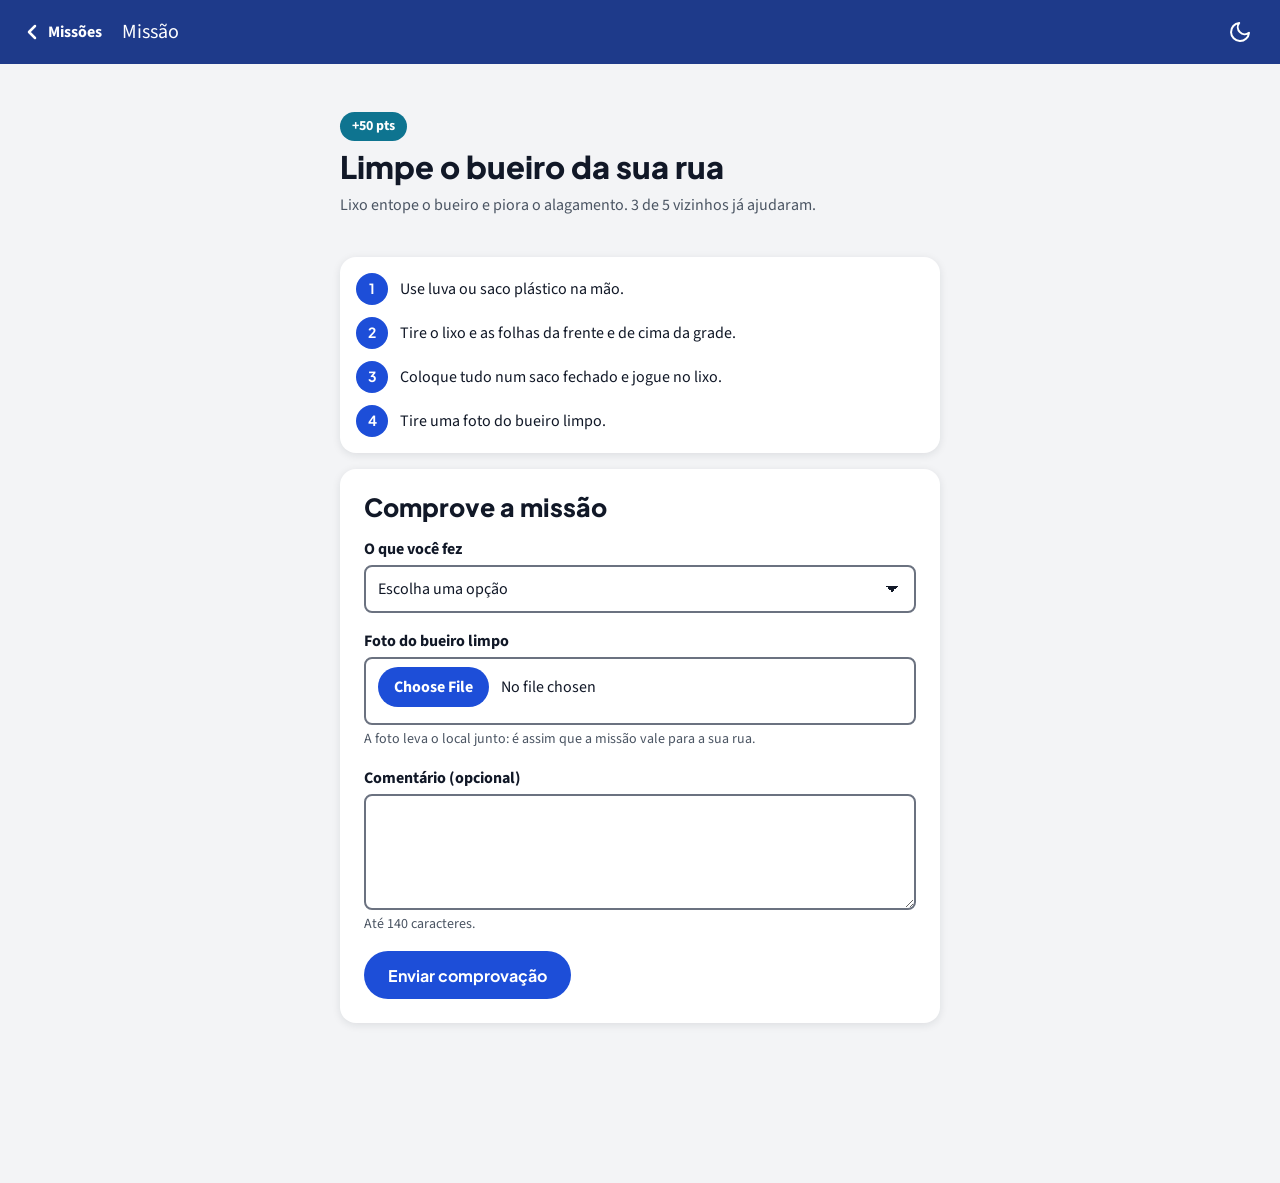
<file: app/missao-bueiro.html>
<!DOCTYPE html>
<html lang="pt-BR">
<head>
  <meta charset="UTF-8">
  <meta name="viewport" content="width=device-width, initial-scale=1.0">
  <meta name="description" content="Como fazer e comprovar a missão de limpar o bueiro.">
  <title>Limpe o bueiro · ALERA</title>
  <link rel="stylesheet" href="../css/tokens.css">
  <link rel="stylesheet" href="../css/app.css">
</head>
<body>
  <a class="pular" href="#conteudo">Pular para o conteúdo</a>

  <!-- TOPO DA TAREFA: "Voltar" + título, sem a navegação de baixo (tela só com o essencial) -->
  <header class="rota__topo">
    <a class="rota__voltar" href="missoes.html">
      <svg class="rota__icone" viewBox="0 0 24 24" aria-hidden="true" focusable="false"><path d="M15 18l-6-6 6-6"/></svg>
      Missões
    </a>
    <p class="rota__titulo">Missão</p>
    <input class="tema__controle visualmente-oculto" type="checkbox" id="tema" role="switch">
      <label class="tema" for="tema">
        <svg class="tema__icone tema__icone--lua" viewBox="0 0 24 24" aria-hidden="true" focusable="false"><path d="M21 12.8A9 9 0 1 1 11.2 3a7 7 0 0 0 9.8 9.8z"/></svg>
        <svg class="tema__icone tema__icone--sol" viewBox="0 0 24 24" aria-hidden="true" focusable="false"><circle cx="12" cy="12" r="4"/><path d="M12 2v2M12 20v2M4.9 4.9l1.4 1.4M17.7 17.7l1.4 1.4M2 12h2M20 12h2M4.9 19.1l1.4-1.4M17.7 6.3l1.4-1.4"/></svg>
        <span class="visualmente-oculto">Tema escuro</span>
      </label>
  </header>

  <main id="conteudo">
    <!-- FLUXO 2 · passos 2 e 3: fazer a ação real e comprovar com foto -->
    <section class="secao">
      <div class="container rota__conteudo">
        <div>
          <p class="missao__pontos missao__pontos--solto">+50 pts</p>
          <h1 class="tela-titulo">Limpe o bueiro da sua rua</h1>
          <p class="tela-apoio">Lixo entope o bueiro e piora o alagamento. 3 de 5 vizinhos já ajudaram.</p>
        </div>
        <ol class="rota__passos" aria-label="Como fazer">
          <li>Use luva ou saco plástico na mão.</li>
          <li>Tire o lixo e as folhas da frente e de cima da grade.</li>
          <li>Coloque tudo num saco fechado e jogue no lixo.</li>
          <li>Tire uma foto do bueiro limpo.</li>
        </ol>

        <form class="formulario" action="missao-enviada.html">
          <h2 class="formulario__titulo">Comprove a missão</h2>
          <div class="campo">
            <label class="campo__rotulo" for="feito">O que você fez</label>
            <select class="campo__entrada selecao" id="feito" required aria-describedby="feito-erro">
              <option value="">Escolha uma opção</option>
              <option>Tirei o lixo da frente do bueiro</option>
              <option>Limpei a grade do bueiro</option>
              <option>O bueiro está quebrado: avisei a prefeitura</option>
            </select>
            <span class="campo__erro" id="feito-erro">Escolha o que você fez.</span>
          </div>
          <div class="campo">
            <label class="campo__rotulo" for="foto">Foto do bueiro limpo</label>
            <input class="campo__entrada" id="foto" type="file" accept="image/*" capture="environment" required aria-describedby="foto-ajuda foto-erro">
            <span class="campo__ajuda" id="foto-ajuda">A foto leva o local junto: é assim que a missão vale para a sua rua.</span>
            <span class="campo__erro" id="foto-erro">Envie uma foto do bueiro.</span>
          </div>
          <div class="campo">
            <label class="campo__rotulo" for="obs">Comentário (opcional)</label>
            <textarea class="campo__entrada" id="obs" maxlength="140" aria-describedby="obs-ajuda"></textarea>
            <span class="campo__ajuda" id="obs-ajuda">Até 140 caracteres.</span>
          </div>
          <button class="botao" type="submit">Enviar comprovação</button>
        </form>
      </div>
    </section>
  </main>
</body>
</html>
</file>
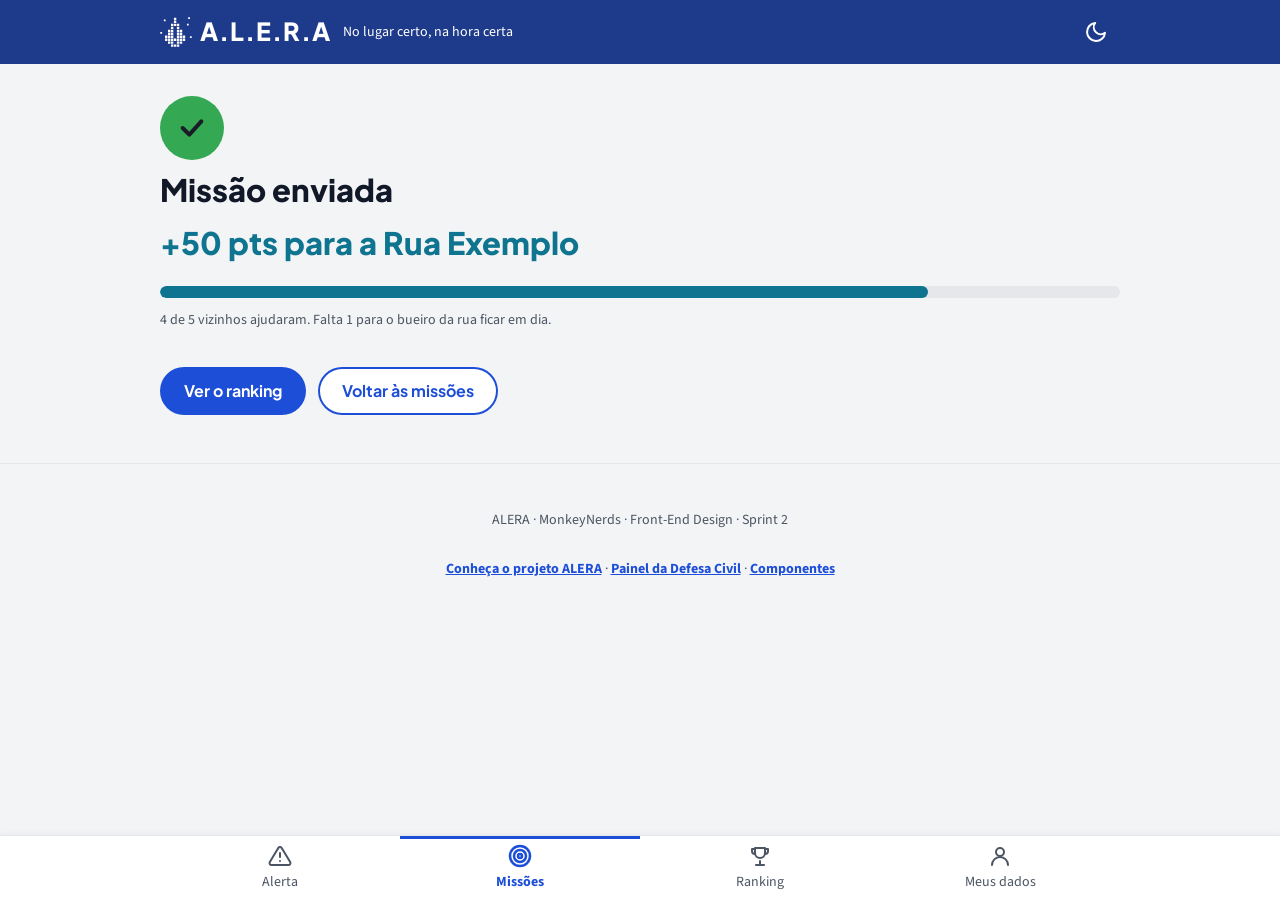
<file: app/missao-enviada.html>
<!DOCTYPE html>
<html lang="pt-BR">
<head>
  <meta charset="UTF-8">
  <meta name="viewport" content="width=device-width, initial-scale=1.0">
  <meta name="description" content="Pontos da missão somados para a sua rua.">
  <title>Missão enviada · ALERA</title>
  <link rel="stylesheet" href="../css/tokens.css">
  <link rel="stylesheet" href="../css/app.css">
</head>
<body>
  <a class="pular" href="#conteudo">Pular para o conteúdo</a>

  <!-- TOPO -->
  <header class="topo">
    <div class="container">
      <a class="topo__marca" href="index.html" aria-label="ALERA, ir para o alerta da sua rua">
        <svg class="topo__logo" viewBox="-21 -7 108 102" aria-hidden="true" focusable="false">
          <path d="M26 -4h8v8h-8zM26 6h8v8h-8zM16 16h8v8h-8zM26 16h8v8h-8zM36 16h8v8h-8zM16 26h8v8h-8zM36 26h8v8h-8zM6 36h8v8h-8zM16 36h8v8h-8zM36 36h8v8h-8zM46 36h8v8h-8zM6 46h8v8h-8zM16 46h8v8h-8zM36 46h8v8h-8zM46 46h8v8h-8zM-4 56h8v8h-8zM6 56h8v8h-8zM16 56h8v8h-8zM36 56h8v8h-8zM46 56h8v8h-8zM56 56h8v8h-8zM-4 66h8v8h-8zM6 66h8v8h-8zM16 66h8v8h-8zM26 66h8v8h-8zM36 66h8v8h-8zM46 66h8v8h-8zM56 66h8v8h-8zM6 76h8v8h-8zM16 76h8v8h-8zM36 76h8v8h-8zM46 76h8v8h-8zM16 86h8v8h-8zM26 86h8v8h-8zM36 86h8v8h-8z"/>
          <path d="M-8 2h6v6h-6zM74 -6h6v6h-6zM70 16h6v6h-6zM-20 44h6v6h-6zM80 58h6v6h-6z"/>
        </svg>
        A.L.E.R.A
      </a>
      <span class="topo__slogan">No lugar certo, na hora certa</span>
      <input class="tema__controle visualmente-oculto" type="checkbox" id="tema" role="switch">
      <label class="tema" for="tema">
        <svg class="tema__icone tema__icone--lua" viewBox="0 0 24 24" aria-hidden="true" focusable="false"><path d="M21 12.8A9 9 0 1 1 11.2 3a7 7 0 0 0 9.8 9.8z"/></svg>
        <svg class="tema__icone tema__icone--sol" viewBox="0 0 24 24" aria-hidden="true" focusable="false"><circle cx="12" cy="12" r="4"/><path d="M12 2v2M12 20v2M4.9 4.9l1.4 1.4M17.7 17.7l1.4 1.4M2 12h2M20 12h2M4.9 19.1l1.4-1.4M17.7 6.3l1.4-1.4"/></svg>
        <span class="visualmente-oculto">Tema escuro</span>
      </label>
    </div>
  </header>

  <main id="conteudo">
    <!-- FLUXO 2 · passo 4: pontos e progresso coletivo -->
    <section class="secao">
      <div class="container confirmacao">
        <span class="confirmacao__icone" aria-hidden="true"><svg viewBox="0 0 24 24" focusable="false"><path d="m5 12 5 5 9-10"/></svg></span>
        <h1 class="tela-titulo">Missão enviada</h1>
        <p class="pontos-ganhos">+50 pts para a Rua Exemplo</p>
        <progress class="progresso" value="4" max="5" aria-label="Vizinhos que limparam o bueiro" aria-describedby="legenda-enviada"></progress>
        <p class="progresso__legenda" id="legenda-enviada">4 de 5 vizinhos ajudaram. Falta 1 para o bueiro da rua ficar em dia.</p>
        <div class="acoes">
          <a class="botao" href="ranking.html">Ver o ranking</a>
          <a class="botao botao--secundario" href="missoes.html">Voltar às missões</a>
        </div>
      </div>
    </section>
  </main>

  <!-- RODAPÉ -->
  <footer class="rodape">
    <p>ALERA · MonkeyNerds · Front-End Design · Sprint 2</p>
    <a class="rodape__link" href="../index.html">Conheça o projeto ALERA</a> ·
    <a class="rodape__link" href="painel.html">Painel da Defesa Civil</a> ·
    <a class="rodape__link" href="componentes.html">Componentes</a>
  </footer>

  <!-- NAVEGAÇÃO INFERIOR: a aba da página atual tem aria-current="page" -->
  <nav class="navegacao" aria-label="Navegação do app">
    <ul class="navegacao__lista">
      <li>
        <a class="navegacao__link" href="index.html">
          <svg class="navegacao__icone" viewBox="0 0 24 24" aria-hidden="true" focusable="false"><path d="M10.3 3.9 1.8 18a2 2 0 0 0 1.7 3h17a2 2 0 0 0 1.7-3L13.7 3.9a2 2 0 0 0-3.4 0z"/><path d="M12 9v4"/><path d="M12 17h.01"/></svg>
          Alerta
        </a>
      </li>
      <li>
        <a class="navegacao__link" href="missoes.html" aria-current="page">
          <svg class="navegacao__icone" viewBox="0 0 24 24" aria-hidden="true" focusable="false"><circle cx="12" cy="12" r="10"/><circle cx="12" cy="12" r="6"/><circle cx="12" cy="12" r="2"/></svg>
          Missões
        </a>
      </li>
      <li>
        <a class="navegacao__link" href="ranking.html">
          <svg class="navegacao__icone" viewBox="0 0 24 24" aria-hidden="true" focusable="false"><path d="M8 21h8"/><path d="M12 17v4"/><path d="M7 4h10v5a5 5 0 0 1-10 0z"/><path d="M17 5h3v2a3 3 0 0 1-3 3"/><path d="M7 5H4v2a3 3 0 0 0 3 3"/></svg>
          Ranking
        </a>
      </li>
      <li>
        <a class="navegacao__link" href="cadastro.html">
          <svg class="navegacao__icone" viewBox="0 0 24 24" aria-hidden="true" focusable="false"><circle cx="12" cy="8" r="4"/><path d="M4 21a8 8 0 0 1 16 0"/></svg>
          Meus dados
        </a>
      </li>
    </ul>
  </nav>
</body>
</html>
</file>
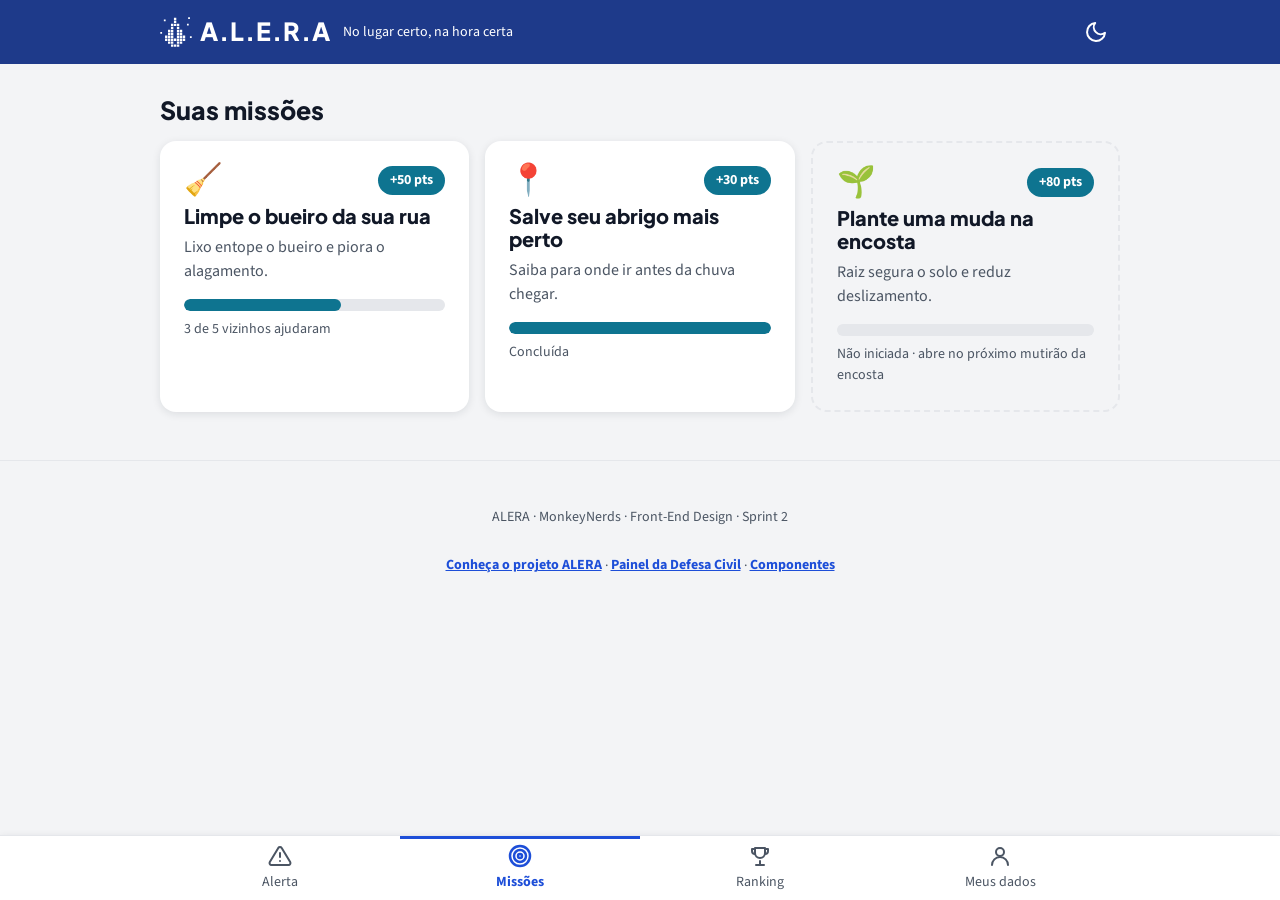
<file: app/missoes.html>
<!DOCTYPE html>
<html lang="pt-BR">
<head>
  <meta charset="UTF-8">
  <meta name="viewport" content="width=device-width, initial-scale=1.0">
  <meta name="description" content="Missões que valem pontos para a sua rua.">
  <title>Missões · ALERA</title>
  <link rel="stylesheet" href="../css/tokens.css">
  <link rel="stylesheet" href="../css/app.css">
</head>
<body>
  <a class="pular" href="#conteudo">Pular para o conteúdo</a>

  <!-- TOPO -->
  <header class="topo">
    <div class="container">
      <a class="topo__marca" href="index.html" aria-label="ALERA, ir para o alerta da sua rua">
        <svg class="topo__logo" viewBox="-21 -7 108 102" aria-hidden="true" focusable="false">
          <path d="M26 -4h8v8h-8zM26 6h8v8h-8zM16 16h8v8h-8zM26 16h8v8h-8zM36 16h8v8h-8zM16 26h8v8h-8zM36 26h8v8h-8zM6 36h8v8h-8zM16 36h8v8h-8zM36 36h8v8h-8zM46 36h8v8h-8zM6 46h8v8h-8zM16 46h8v8h-8zM36 46h8v8h-8zM46 46h8v8h-8zM-4 56h8v8h-8zM6 56h8v8h-8zM16 56h8v8h-8zM36 56h8v8h-8zM46 56h8v8h-8zM56 56h8v8h-8zM-4 66h8v8h-8zM6 66h8v8h-8zM16 66h8v8h-8zM26 66h8v8h-8zM36 66h8v8h-8zM46 66h8v8h-8zM56 66h8v8h-8zM6 76h8v8h-8zM16 76h8v8h-8zM36 76h8v8h-8zM46 76h8v8h-8zM16 86h8v8h-8zM26 86h8v8h-8zM36 86h8v8h-8z"/>
          <path d="M-8 2h6v6h-6zM74 -6h6v6h-6zM70 16h6v6h-6zM-20 44h6v6h-6zM80 58h6v6h-6z"/>
        </svg>
        A.L.E.R.A
      </a>
      <span class="topo__slogan">No lugar certo, na hora certa</span>
      <input class="tema__controle visualmente-oculto" type="checkbox" id="tema" role="switch">
      <label class="tema" for="tema">
        <svg class="tema__icone tema__icone--lua" viewBox="0 0 24 24" aria-hidden="true" focusable="false"><path d="M21 12.8A9 9 0 1 1 11.2 3a7 7 0 0 0 9.8 9.8z"/></svg>
        <svg class="tema__icone tema__icone--sol" viewBox="0 0 24 24" aria-hidden="true" focusable="false"><circle cx="12" cy="12" r="4"/><path d="M12 2v2M12 20v2M4.9 4.9l1.4 1.4M17.7 17.7l1.4 1.4M2 12h2M20 12h2M4.9 19.1l1.4-1.4M17.7 6.3l1.4-1.4"/></svg>
        <span class="visualmente-oculto">Tema escuro</span>
      </label>
    </div>
  </header>

  <main id="conteudo">
    <!-- FLUXO 2 · passo 1: escolher a missão. O cartão inteiro é o link (o link do título se estica sobre o cartão) -->
    <section class="secao">
      <div class="container">
        <h1 class="secao__titulo">Suas missões</h1>
        <div class="grade">
          <article class="missao missao--link">
            <div class="missao__topo"><span class="missao__icone" aria-hidden="true">🧹</span><span class="missao__pontos">+50 pts</span></div>
            <h2 class="missao__titulo" id="missao-bueiro"><a class="missao__link" href="missao-bueiro.html">Limpe o bueiro da sua rua</a></h2>
            <p class="missao__texto">Lixo entope o bueiro e piora o alagamento.</p>
            <progress class="progresso" value="3" max="5" aria-labelledby="missao-bueiro" aria-describedby="legenda-bueiro"></progress>
            <p class="progresso__legenda" id="legenda-bueiro">3 de 5 vizinhos ajudaram</p>
          </article>
          <article class="missao missao--link">
            <div class="missao__topo"><span class="missao__icone" aria-hidden="true">📍</span><span class="missao__pontos">+30 pts</span></div>
            <h2 class="missao__titulo" id="missao-abrigo"><a class="missao__link" href="rota.html">Salve seu abrigo mais perto</a></h2>
            <p class="missao__texto">Saiba para onde ir antes da chuva chegar.</p>
            <progress class="progresso" value="1" max="1" aria-labelledby="missao-abrigo" aria-describedby="legenda-abrigo"></progress>
            <p class="progresso__legenda" id="legenda-abrigo">Concluída</p>
          </article>
          <article class="missao missao--bloqueada">
            <div class="missao__topo"><span class="missao__icone" aria-hidden="true">🌱</span><span class="missao__pontos">+80 pts</span></div>
            <h2 class="missao__titulo" id="missao-muda">Plante uma muda na encosta</h2>
            <p class="missao__texto">Raiz segura o solo e reduz deslizamento.</p>
            <progress class="progresso" value="0" max="1" aria-labelledby="missao-muda" aria-describedby="legenda-muda"></progress>
            <p class="progresso__legenda" id="legenda-muda">Não iniciada · abre no próximo mutirão da encosta</p>
          </article>
        </div>
      </div>
    </section>
  </main>

  <!-- RODAPÉ -->
  <footer class="rodape">
    <p>ALERA · MonkeyNerds · Front-End Design · Sprint 2</p>
    <a class="rodape__link" href="../index.html">Conheça o projeto ALERA</a> ·
    <a class="rodape__link" href="painel.html">Painel da Defesa Civil</a> ·
    <a class="rodape__link" href="componentes.html">Componentes</a>
  </footer>

  <!-- NAVEGAÇÃO INFERIOR: a aba da página atual tem aria-current="page" -->
  <nav class="navegacao" aria-label="Navegação do app">
    <ul class="navegacao__lista">
      <li>
        <a class="navegacao__link" href="index.html">
          <svg class="navegacao__icone" viewBox="0 0 24 24" aria-hidden="true" focusable="false"><path d="M10.3 3.9 1.8 18a2 2 0 0 0 1.7 3h17a2 2 0 0 0 1.7-3L13.7 3.9a2 2 0 0 0-3.4 0z"/><path d="M12 9v4"/><path d="M12 17h.01"/></svg>
          Alerta
        </a>
      </li>
      <li>
        <a class="navegacao__link" href="missoes.html" aria-current="page">
          <svg class="navegacao__icone" viewBox="0 0 24 24" aria-hidden="true" focusable="false"><circle cx="12" cy="12" r="10"/><circle cx="12" cy="12" r="6"/><circle cx="12" cy="12" r="2"/></svg>
          Missões
        </a>
      </li>
      <li>
        <a class="navegacao__link" href="ranking.html">
          <svg class="navegacao__icone" viewBox="0 0 24 24" aria-hidden="true" focusable="false"><path d="M8 21h8"/><path d="M12 17v4"/><path d="M7 4h10v5a5 5 0 0 1-10 0z"/><path d="M17 5h3v2a3 3 0 0 1-3 3"/><path d="M7 5H4v2a3 3 0 0 0 3 3"/></svg>
          Ranking
        </a>
      </li>
      <li>
        <a class="navegacao__link" href="cadastro.html">
          <svg class="navegacao__icone" viewBox="0 0 24 24" aria-hidden="true" focusable="false"><circle cx="12" cy="8" r="4"/><path d="M4 21a8 8 0 0 1 16 0"/></svg>
          Meus dados
        </a>
      </li>
    </ul>
  </nav>
</body>
</html>
</file>
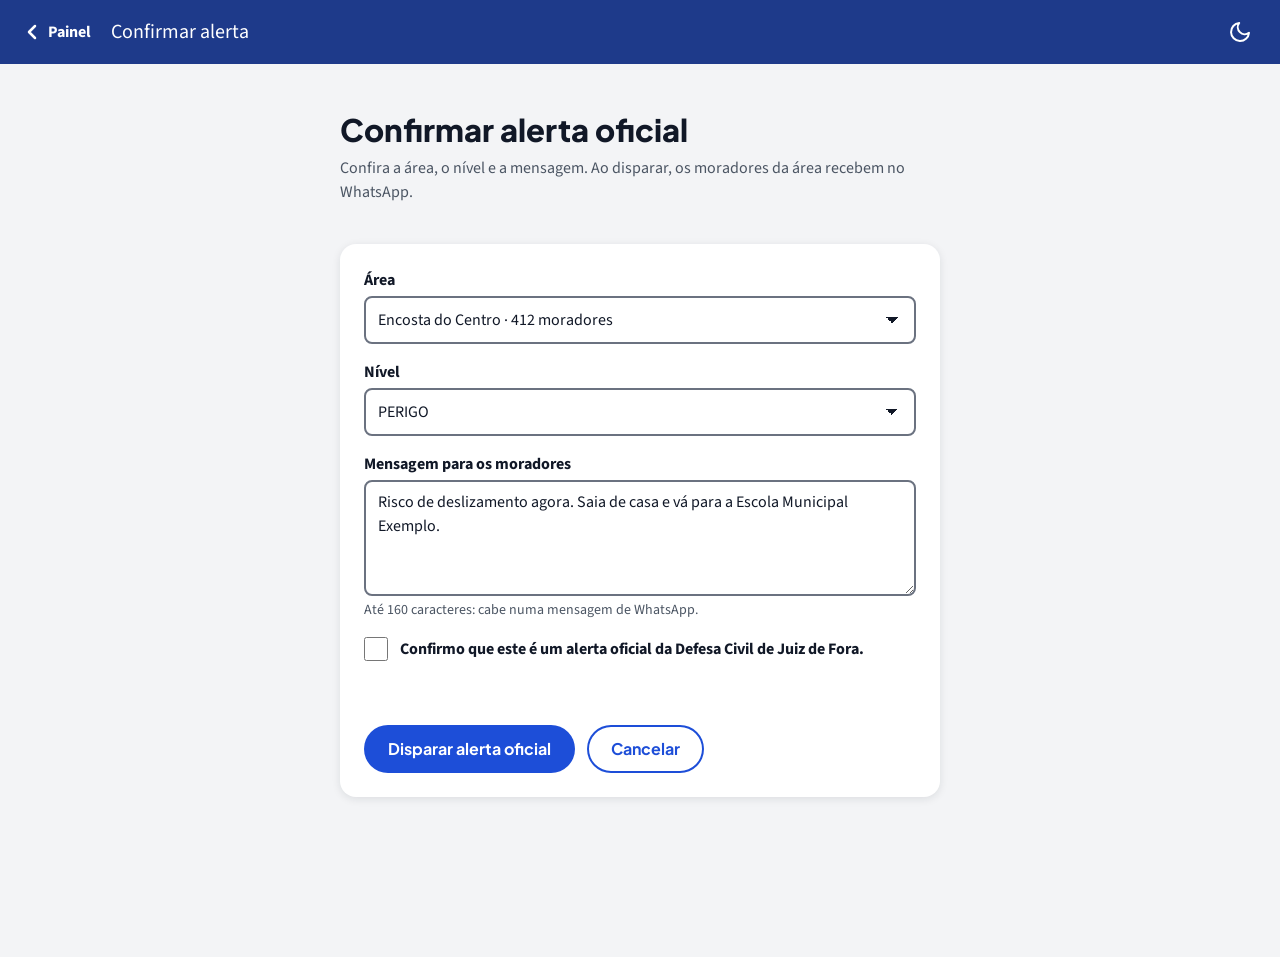
<file: app/painel-confirmar.html>
<!DOCTYPE html>
<html lang="pt-BR">
<head>
  <meta charset="UTF-8">
  <meta name="viewport" content="width=device-width, initial-scale=1.0">
  <meta name="description" content="Confirme o alerta oficial antes do disparo.">
  <title>Confirmar alerta · ALERA</title>
  <link rel="stylesheet" href="../css/tokens.css">
  <link rel="stylesheet" href="../css/app.css">
</head>
<body>
  <a class="pular" href="#conteudo">Pular para o conteúdo</a>

  <!-- TOPO DA TAREFA: "Voltar" + título, sem a navegação de baixo (tela só com o essencial) -->
  <header class="rota__topo">
    <a class="rota__voltar" href="painel.html">
      <svg class="rota__icone" viewBox="0 0 24 24" aria-hidden="true" focusable="false"><path d="M15 18l-6-6 6-6"/></svg>
      Painel
    </a>
    <p class="rota__titulo">Confirmar alerta</p>
    <input class="tema__controle visualmente-oculto" type="checkbox" id="tema" role="switch">
      <label class="tema" for="tema">
        <svg class="tema__icone tema__icone--lua" viewBox="0 0 24 24" aria-hidden="true" focusable="false"><path d="M21 12.8A9 9 0 1 1 11.2 3a7 7 0 0 0 9.8 9.8z"/></svg>
        <svg class="tema__icone tema__icone--sol" viewBox="0 0 24 24" aria-hidden="true" focusable="false"><circle cx="12" cy="12" r="4"/><path d="M12 2v2M12 20v2M4.9 4.9l1.4 1.4M17.7 17.7l1.4 1.4M2 12h2M20 12h2M4.9 19.1l1.4-1.4M17.7 6.3l1.4-1.4"/></svg>
        <span class="visualmente-oculto">Tema escuro</span>
      </label>
  </header>

  <main id="conteudo">
    <!-- FLUXO 3 · passo 3: a Defesa Civil confirma o alerta oficial (regra: no PERIGO, só o essencial) -->
    <section class="secao">
      <div class="container rota__conteudo">
        <div>
          <h1 class="tela-titulo">Confirmar alerta oficial</h1>
          <p class="tela-apoio">Confira a área, o nível e a mensagem. Ao disparar, os moradores da área recebem no WhatsApp.</p>
        </div>
        <form class="formulario" action="painel-enviado.html">
          <div class="campo">
            <label class="campo__rotulo" for="area">Área</label>
            <select class="campo__entrada selecao" id="area" required aria-describedby="area-erro">
              <option value="">Escolha a área</option>
              <option selected>Encosta do Centro · 412 moradores</option>
              <option>Morro do Imperador · 287 moradores</option>
              <option>Margem do Paraibuna · 530 moradores</option>
            </select>
            <span class="campo__erro" id="area-erro">Escolha a área do alerta.</span>
          </div>
          <div class="campo">
            <label class="campo__rotulo" for="nivel">Nível</label>
            <select class="campo__entrada selecao" id="nivel" required aria-describedby="nivel-erro">
              <option value="">Escolha o nível</option>
              <option>NORMAL</option>
              <option>ATENÇÃO</option>
              <option>ALERTA</option>
              <option selected>PERIGO</option>
            </select>
            <span class="campo__erro" id="nivel-erro">Escolha o nível do alerta.</span>
          </div>
          <div class="campo">
            <label class="campo__rotulo" for="mensagem">Mensagem para os moradores</label>
            <textarea class="campo__entrada" id="mensagem" required maxlength="160" aria-describedby="mensagem-ajuda mensagem-erro">Risco de deslizamento agora. Saia de casa e vá para a Escola Municipal Exemplo.</textarea>
            <span class="campo__ajuda" id="mensagem-ajuda">Até 160 caracteres: cabe numa mensagem de WhatsApp.</span>
            <span class="campo__erro" id="mensagem-erro">Escreva o que o morador deve fazer.</span>
          </div>
          <label class="marcar">
            <input type="checkbox" required>
            Confirmo que este é um alerta oficial da Defesa Civil de Juiz de Fora.
          </label>
          <div class="acoes acoes--junto">
            <button class="botao" type="submit">Disparar alerta oficial</button>
            <a class="botao botao--secundario" href="painel.html">Cancelar</a>
          </div>
        </form>
      </div>
    </section>
  </main>
</body>
</html>
</file>
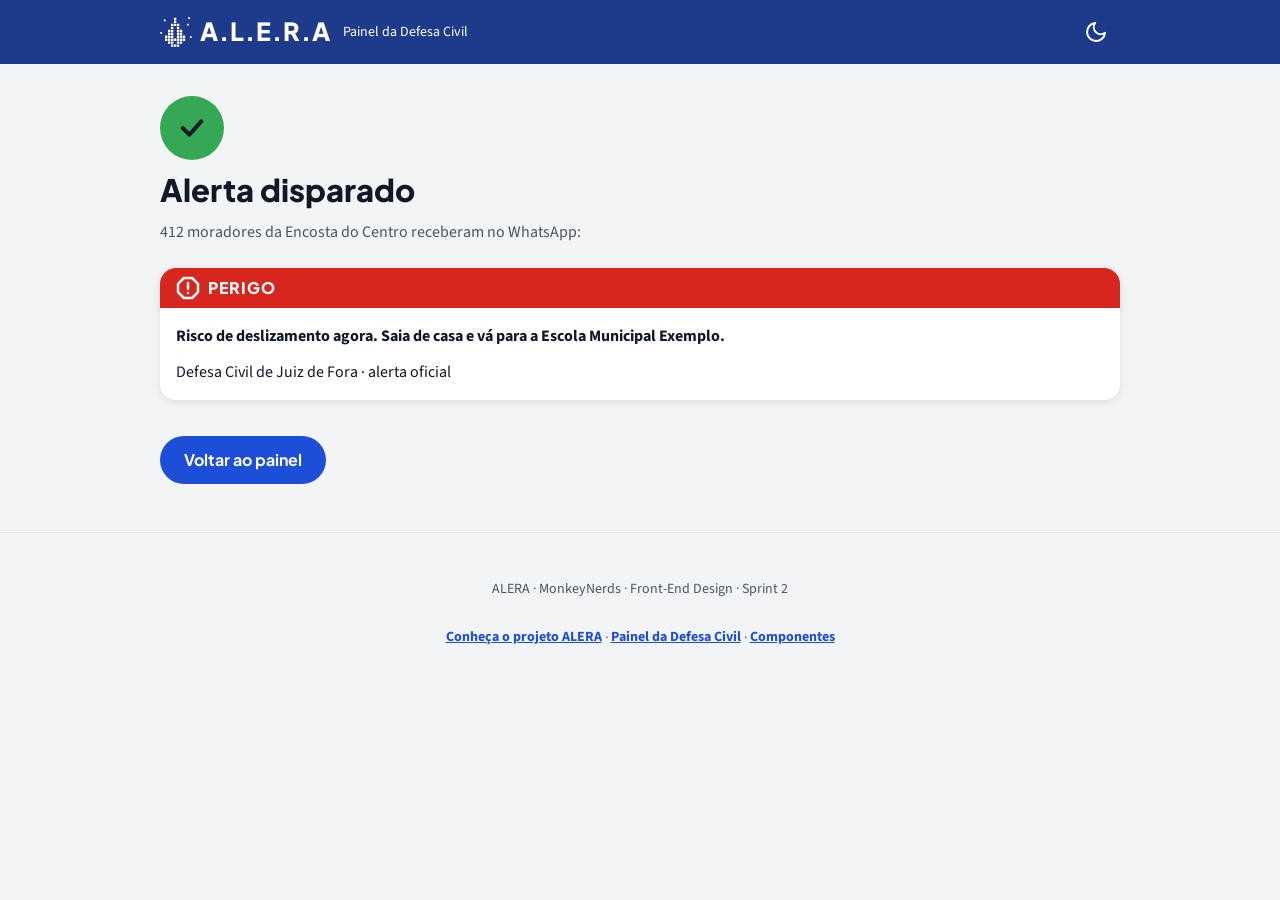
<file: app/painel-enviado.html>
<!DOCTYPE html>
<html lang="pt-BR">
<head>
  <meta charset="UTF-8">
  <meta name="viewport" content="width=device-width, initial-scale=1.0">
  <meta name="description" content="O alerta oficial foi enviado aos moradores.">
  <title>Alerta disparado · ALERA</title>
  <link rel="stylesheet" href="../css/tokens.css">
  <link rel="stylesheet" href="../css/app.css">
</head>
<body>
  <a class="pular" href="#conteudo">Pular para o conteúdo</a>

  <!-- TOPO -->
  <header class="topo">
    <div class="container">
      <a class="topo__marca" href="painel.html" aria-label="ALERA, ir para o início do painel">
        <svg class="topo__logo" viewBox="-21 -7 108 102" aria-hidden="true" focusable="false">
          <path d="M26 -4h8v8h-8zM26 6h8v8h-8zM16 16h8v8h-8zM26 16h8v8h-8zM36 16h8v8h-8zM16 26h8v8h-8zM36 26h8v8h-8zM6 36h8v8h-8zM16 36h8v8h-8zM36 36h8v8h-8zM46 36h8v8h-8zM6 46h8v8h-8zM16 46h8v8h-8zM36 46h8v8h-8zM46 46h8v8h-8zM-4 56h8v8h-8zM6 56h8v8h-8zM16 56h8v8h-8zM36 56h8v8h-8zM46 56h8v8h-8zM56 56h8v8h-8zM-4 66h8v8h-8zM6 66h8v8h-8zM16 66h8v8h-8zM26 66h8v8h-8zM36 66h8v8h-8zM46 66h8v8h-8zM56 66h8v8h-8zM6 76h8v8h-8zM16 76h8v8h-8zM36 76h8v8h-8zM46 76h8v8h-8zM16 86h8v8h-8zM26 86h8v8h-8zM36 86h8v8h-8z"/>
          <path d="M-8 2h6v6h-6zM74 -6h6v6h-6zM70 16h6v6h-6zM-20 44h6v6h-6zM80 58h6v6h-6z"/>
        </svg>
        A.L.E.R.A
      </a>
      <span class="topo__slogan">Painel da Defesa Civil</span>
      <input class="tema__controle visualmente-oculto" type="checkbox" id="tema" role="switch">
      <label class="tema" for="tema">
        <svg class="tema__icone tema__icone--lua" viewBox="0 0 24 24" aria-hidden="true" focusable="false"><path d="M21 12.8A9 9 0 1 1 11.2 3a7 7 0 0 0 9.8 9.8z"/></svg>
        <svg class="tema__icone tema__icone--sol" viewBox="0 0 24 24" aria-hidden="true" focusable="false"><circle cx="12" cy="12" r="4"/><path d="M12 2v2M12 20v2M4.9 4.9l1.4 1.4M17.7 17.7l1.4 1.4M2 12h2M20 12h2M4.9 19.1l1.4-1.4M17.7 6.3l1.4-1.4"/></svg>
        <span class="visualmente-oculto">Tema escuro</span>
      </label>
    </div>
  </header>

  <main id="conteudo">
    <!-- FLUXO 3 · passo 4: disparo. Os moradores da área recebem -->
    <section class="secao">
      <div class="container confirmacao">
        <span class="confirmacao__icone" aria-hidden="true"><svg viewBox="0 0 24 24" focusable="false"><path d="m5 12 5 5 9-10"/></svg></span>
        <h1 class="tela-titulo">Alerta disparado</h1>
        <p class="tela-apoio">412 moradores da Encosta do Centro receberam no WhatsApp:</p>
        <div class="previa">
          <article class="alerta alerta--emergencia alerta--compacto">
            <p class="alerta__faixa"><svg class="alerta__icone" viewBox="0 0 24 24" aria-hidden="true" focusable="false"><path d="M7.9 2h8.2L22 7.9v8.2L16.1 22H7.9L2 16.1V7.9z"/><path d="M12 7v6"/><path d="M12 17h.01"/></svg> PERIGO</p>
            <div class="alerta__corpo">
              <p class="alerta__orientacao">Risco de deslizamento agora. Saia de casa e vá para a Escola Municipal Exemplo.</p>
              <p>Defesa Civil de Juiz de Fora · alerta oficial</p>
            </div>
          </article>
        </div>
        <div class="acoes">
          <a class="botao" href="painel.html">Voltar ao painel</a>
        </div>
      </div>
    </section>
  </main>

  <!-- RODAPÉ -->
  <footer class="rodape">
    <p>ALERA · MonkeyNerds · Front-End Design · Sprint 2</p>
    <a class="rodape__link" href="../index.html">Conheça o projeto ALERA</a> ·
    <a class="rodape__link" href="painel.html">Painel da Defesa Civil</a> ·
    <a class="rodape__link" href="componentes.html">Componentes</a>
  </footer>
</body>
</html>
</file>
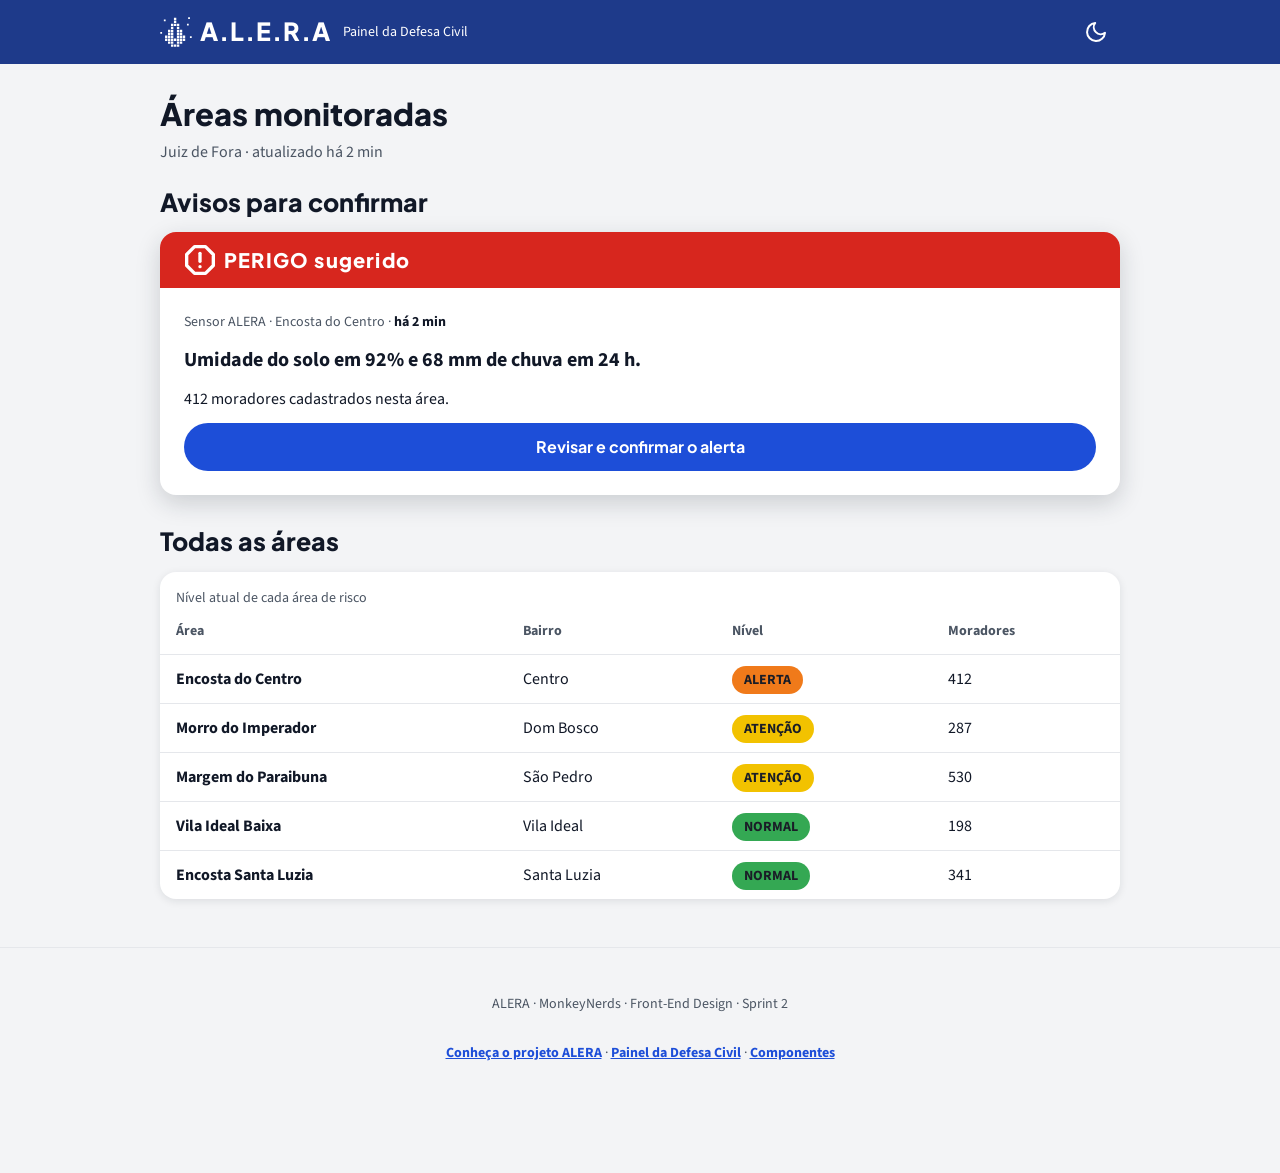
<file: app/painel.html>
<!DOCTYPE html>
<html lang="pt-BR">
<head>
  <meta charset="UTF-8">
  <meta name="viewport" content="width=device-width, initial-scale=1.0">
  <meta name="description" content="Áreas de risco monitoradas e avisos dos sensores.">
  <title>Painel da Defesa Civil · ALERA</title>
  <link rel="stylesheet" href="../css/tokens.css">
  <link rel="stylesheet" href="../css/app.css">
</head>
<body>
  <a class="pular" href="#conteudo">Pular para o conteúdo</a>

  <!-- TOPO -->
  <header class="topo">
    <div class="container">
      <a class="topo__marca" href="painel.html" aria-label="ALERA, ir para o início do painel">
        <svg class="topo__logo" viewBox="-21 -7 108 102" aria-hidden="true" focusable="false">
          <path d="M26 -4h8v8h-8zM26 6h8v8h-8zM16 16h8v8h-8zM26 16h8v8h-8zM36 16h8v8h-8zM16 26h8v8h-8zM36 26h8v8h-8zM6 36h8v8h-8zM16 36h8v8h-8zM36 36h8v8h-8zM46 36h8v8h-8zM6 46h8v8h-8zM16 46h8v8h-8zM36 46h8v8h-8zM46 46h8v8h-8zM-4 56h8v8h-8zM6 56h8v8h-8zM16 56h8v8h-8zM36 56h8v8h-8zM46 56h8v8h-8zM56 56h8v8h-8zM-4 66h8v8h-8zM6 66h8v8h-8zM16 66h8v8h-8zM26 66h8v8h-8zM36 66h8v8h-8zM46 66h8v8h-8zM56 66h8v8h-8zM6 76h8v8h-8zM16 76h8v8h-8zM36 76h8v8h-8zM46 76h8v8h-8zM16 86h8v8h-8zM26 86h8v8h-8zM36 86h8v8h-8z"/>
          <path d="M-8 2h6v6h-6zM74 -6h6v6h-6zM70 16h6v6h-6zM-20 44h6v6h-6zM80 58h6v6h-6z"/>
        </svg>
        A.L.E.R.A
      </a>
      <span class="topo__slogan">Painel da Defesa Civil</span>
      <input class="tema__controle visualmente-oculto" type="checkbox" id="tema" role="switch">
      <label class="tema" for="tema">
        <svg class="tema__icone tema__icone--lua" viewBox="0 0 24 24" aria-hidden="true" focusable="false"><path d="M21 12.8A9 9 0 1 1 11.2 3a7 7 0 0 0 9.8 9.8z"/></svg>
        <svg class="tema__icone tema__icone--sol" viewBox="0 0 24 24" aria-hidden="true" focusable="false"><circle cx="12" cy="12" r="4"/><path d="M12 2v2M12 20v2M4.9 4.9l1.4 1.4M17.7 17.7l1.4 1.4M2 12h2M20 12h2M4.9 19.1l1.4-1.4M17.7 6.3l1.4-1.4"/></svg>
        <span class="visualmente-oculto">Tema escuro</span>
      </label>
    </div>
  </header>

  <main id="conteudo">
    <!-- FLUXO 3 · passos 1 e 2: o sensor muda o nível e a notificação chega ao painel -->
    <section class="secao">
      <div class="container">
        <h1 class="tela-titulo">Áreas monitoradas</h1>
        <p class="tela-apoio">Juiz de Fora · atualizado há 2 min</p>

        <h2 class="secao__titulo">Avisos para confirmar</h2>
        <article class="alerta alerta--emergencia">
          <p class="alerta__faixa"><svg class="alerta__icone" viewBox="0 0 24 24" aria-hidden="true" focusable="false"><path d="M7.9 2h8.2L22 7.9v8.2L16.1 22H7.9L2 16.1V7.9z"/><path d="M12 7v6"/><path d="M12 17h.01"/></svg> PERIGO sugerido</p>
          <div class="alerta__corpo">
            <p class="alerta__rua">Sensor ALERA · Encosta do Centro · <span class="alerta__hora">há 2 min</span></p>
            <p class="alerta__orientacao">Umidade do solo em 92% e 68 mm de chuva em 24 h.</p>
            <p>412 moradores cadastrados nesta área.</p>
            <a class="botao" href="painel-confirmar.html">Revisar e confirmar o alerta</a>
          </div>
        </article>

        <h2 class="secao__titulo secao__titulo--afastado">Todas as áreas</h2>
        <div class="tabela-caixa">
          <table class="tabela">
            <caption>Nível atual de cada área de risco</caption>
            <thead>
              <tr><th scope="col">Área</th><th scope="col">Bairro</th><th scope="col">Nível</th><th scope="col">Moradores</th></tr>
            </thead>
            <tbody>
              <tr><th scope="row">Encosta do Centro</th><td>Centro</td><td><span class="nivel nivel--alerta">ALERTA</span></td><td>412</td></tr>
              <tr><th scope="row">Morro do Imperador</th><td>Dom Bosco</td><td><span class="nivel nivel--atencao">ATENÇÃO</span></td><td>287</td></tr>
              <tr><th scope="row">Margem do Paraibuna</th><td>São Pedro</td><td><span class="nivel nivel--atencao">ATENÇÃO</span></td><td>530</td></tr>
              <tr><th scope="row">Vila Ideal Baixa</th><td>Vila Ideal</td><td><span class="nivel nivel--normal">NORMAL</span></td><td>198</td></tr>
              <tr><th scope="row">Encosta Santa Luzia</th><td>Santa Luzia</td><td><span class="nivel nivel--normal">NORMAL</span></td><td>341</td></tr>
            </tbody>
          </table>
        </div>
      </div>
    </section>
  </main>

  <!-- RODAPÉ -->
  <footer class="rodape">
    <p>ALERA · MonkeyNerds · Front-End Design · Sprint 2</p>
    <a class="rodape__link" href="../index.html">Conheça o projeto ALERA</a> ·
    <a class="rodape__link" href="painel.html">Painel da Defesa Civil</a> ·
    <a class="rodape__link" href="componentes.html">Componentes</a>
  </footer>
</body>
</html>
</file>
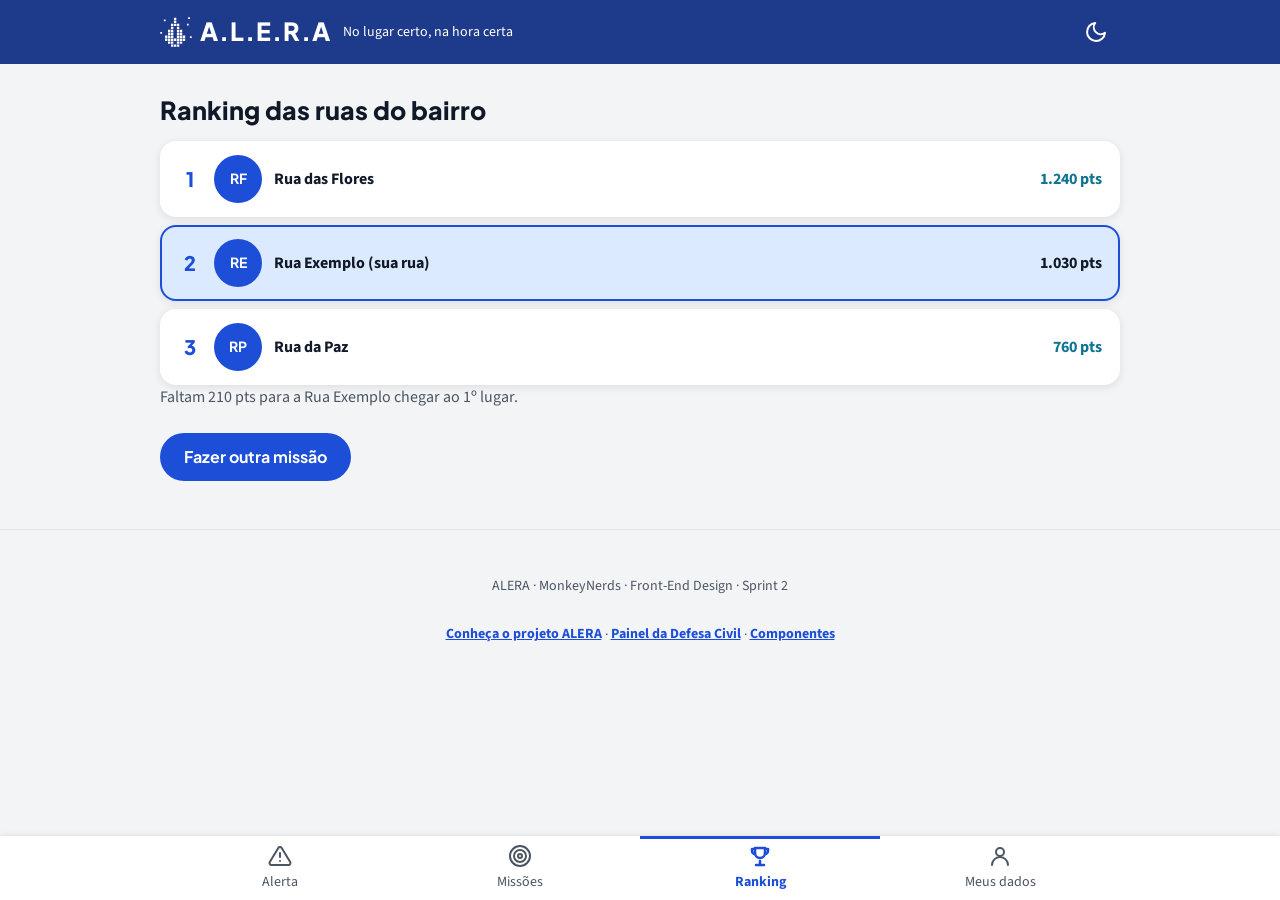
<file: app/ranking.html>
<!DOCTYPE html>
<html lang="pt-BR">
<head>
  <meta charset="UTF-8">
  <meta name="viewport" content="width=device-width, initial-scale=1.0">
  <meta name="description" content="Ranking de pontos das ruas do bairro.">
  <title>Ranking · ALERA</title>
  <link rel="stylesheet" href="../css/tokens.css">
  <link rel="stylesheet" href="../css/app.css">
</head>
<body>
  <a class="pular" href="#conteudo">Pular para o conteúdo</a>

  <!-- TOPO -->
  <header class="topo">
    <div class="container">
      <a class="topo__marca" href="index.html" aria-label="ALERA, ir para o alerta da sua rua">
        <svg class="topo__logo" viewBox="-21 -7 108 102" aria-hidden="true" focusable="false">
          <path d="M26 -4h8v8h-8zM26 6h8v8h-8zM16 16h8v8h-8zM26 16h8v8h-8zM36 16h8v8h-8zM16 26h8v8h-8zM36 26h8v8h-8zM6 36h8v8h-8zM16 36h8v8h-8zM36 36h8v8h-8zM46 36h8v8h-8zM6 46h8v8h-8zM16 46h8v8h-8zM36 46h8v8h-8zM46 46h8v8h-8zM-4 56h8v8h-8zM6 56h8v8h-8zM16 56h8v8h-8zM36 56h8v8h-8zM46 56h8v8h-8zM56 56h8v8h-8zM-4 66h8v8h-8zM6 66h8v8h-8zM16 66h8v8h-8zM26 66h8v8h-8zM36 66h8v8h-8zM46 66h8v8h-8zM56 66h8v8h-8zM6 76h8v8h-8zM16 76h8v8h-8zM36 76h8v8h-8zM46 76h8v8h-8zM16 86h8v8h-8zM26 86h8v8h-8zM36 86h8v8h-8z"/>
          <path d="M-8 2h6v6h-6zM74 -6h6v6h-6zM70 16h6v6h-6zM-20 44h6v6h-6zM80 58h6v6h-6z"/>
        </svg>
        A.L.E.R.A
      </a>
      <span class="topo__slogan">No lugar certo, na hora certa</span>
      <input class="tema__controle visualmente-oculto" type="checkbox" id="tema" role="switch">
      <label class="tema" for="tema">
        <svg class="tema__icone tema__icone--lua" viewBox="0 0 24 24" aria-hidden="true" focusable="false"><path d="M21 12.8A9 9 0 1 1 11.2 3a7 7 0 0 0 9.8 9.8z"/></svg>
        <svg class="tema__icone tema__icone--sol" viewBox="0 0 24 24" aria-hidden="true" focusable="false"><circle cx="12" cy="12" r="4"/><path d="M12 2v2M12 20v2M4.9 4.9l1.4 1.4M17.7 17.7l1.4 1.4M2 12h2M20 12h2M4.9 19.1l1.4-1.4M17.7 6.3l1.4-1.4"/></svg>
        <span class="visualmente-oculto">Tema escuro</span>
      </label>
    </div>
  </header>

  <main id="conteudo">
    <!-- FLUXO 2 · passo 5: a rua sobe no ranking do bairro -->
    <section class="secao">
      <div class="container">
        <h1 class="secao__titulo">Ranking das ruas do bairro</h1>
        <ol class="ranking">
          <li class="ranking__item"><span class="ranking__posicao">1</span><span class="ranking__avatar" aria-hidden="true">RF</span><span class="ranking__nome">Rua das Flores</span><span class="ranking__pontos">1.240 pts</span></li>
          <li class="ranking__item ranking__item--voce" aria-current="true"><span class="ranking__posicao">2</span><span class="ranking__avatar" aria-hidden="true">RE</span><span class="ranking__nome">Rua Exemplo (sua rua)</span><span class="ranking__pontos">1.030 pts</span></li>
          <li class="ranking__item"><span class="ranking__posicao">3</span><span class="ranking__avatar" aria-hidden="true">RP</span><span class="ranking__nome">Rua da Paz</span><span class="ranking__pontos">760 pts</span></li>
        </ol>
        <p class="tela-apoio tela-apoio--afastado">Faltam 210 pts para a Rua Exemplo chegar ao 1º lugar.</p>
        <div class="acoes">
          <a class="botao" href="missoes.html">Fazer outra missão</a>
        </div>
      </div>
    </section>
  </main>

  <!-- RODAPÉ -->
  <footer class="rodape">
    <p>ALERA · MonkeyNerds · Front-End Design · Sprint 2</p>
    <a class="rodape__link" href="../index.html">Conheça o projeto ALERA</a> ·
    <a class="rodape__link" href="painel.html">Painel da Defesa Civil</a> ·
    <a class="rodape__link" href="componentes.html">Componentes</a>
  </footer>

  <!-- NAVEGAÇÃO INFERIOR: a aba da página atual tem aria-current="page" -->
  <nav class="navegacao" aria-label="Navegação do app">
    <ul class="navegacao__lista">
      <li>
        <a class="navegacao__link" href="index.html">
          <svg class="navegacao__icone" viewBox="0 0 24 24" aria-hidden="true" focusable="false"><path d="M10.3 3.9 1.8 18a2 2 0 0 0 1.7 3h17a2 2 0 0 0 1.7-3L13.7 3.9a2 2 0 0 0-3.4 0z"/><path d="M12 9v4"/><path d="M12 17h.01"/></svg>
          Alerta
        </a>
      </li>
      <li>
        <a class="navegacao__link" href="missoes.html">
          <svg class="navegacao__icone" viewBox="0 0 24 24" aria-hidden="true" focusable="false"><circle cx="12" cy="12" r="10"/><circle cx="12" cy="12" r="6"/><circle cx="12" cy="12" r="2"/></svg>
          Missões
        </a>
      </li>
      <li>
        <a class="navegacao__link" href="ranking.html" aria-current="page">
          <svg class="navegacao__icone" viewBox="0 0 24 24" aria-hidden="true" focusable="false"><path d="M8 21h8"/><path d="M12 17v4"/><path d="M7 4h10v5a5 5 0 0 1-10 0z"/><path d="M17 5h3v2a3 3 0 0 1-3 3"/><path d="M7 5H4v2a3 3 0 0 0 3 3"/></svg>
          Ranking
        </a>
      </li>
      <li>
        <a class="navegacao__link" href="cadastro.html">
          <svg class="navegacao__icone" viewBox="0 0 24 24" aria-hidden="true" focusable="false"><circle cx="12" cy="8" r="4"/><path d="M4 21a8 8 0 0 1 16 0"/></svg>
          Meus dados
        </a>
      </li>
    </ul>
  </nav>
</body>
</html>
</file>
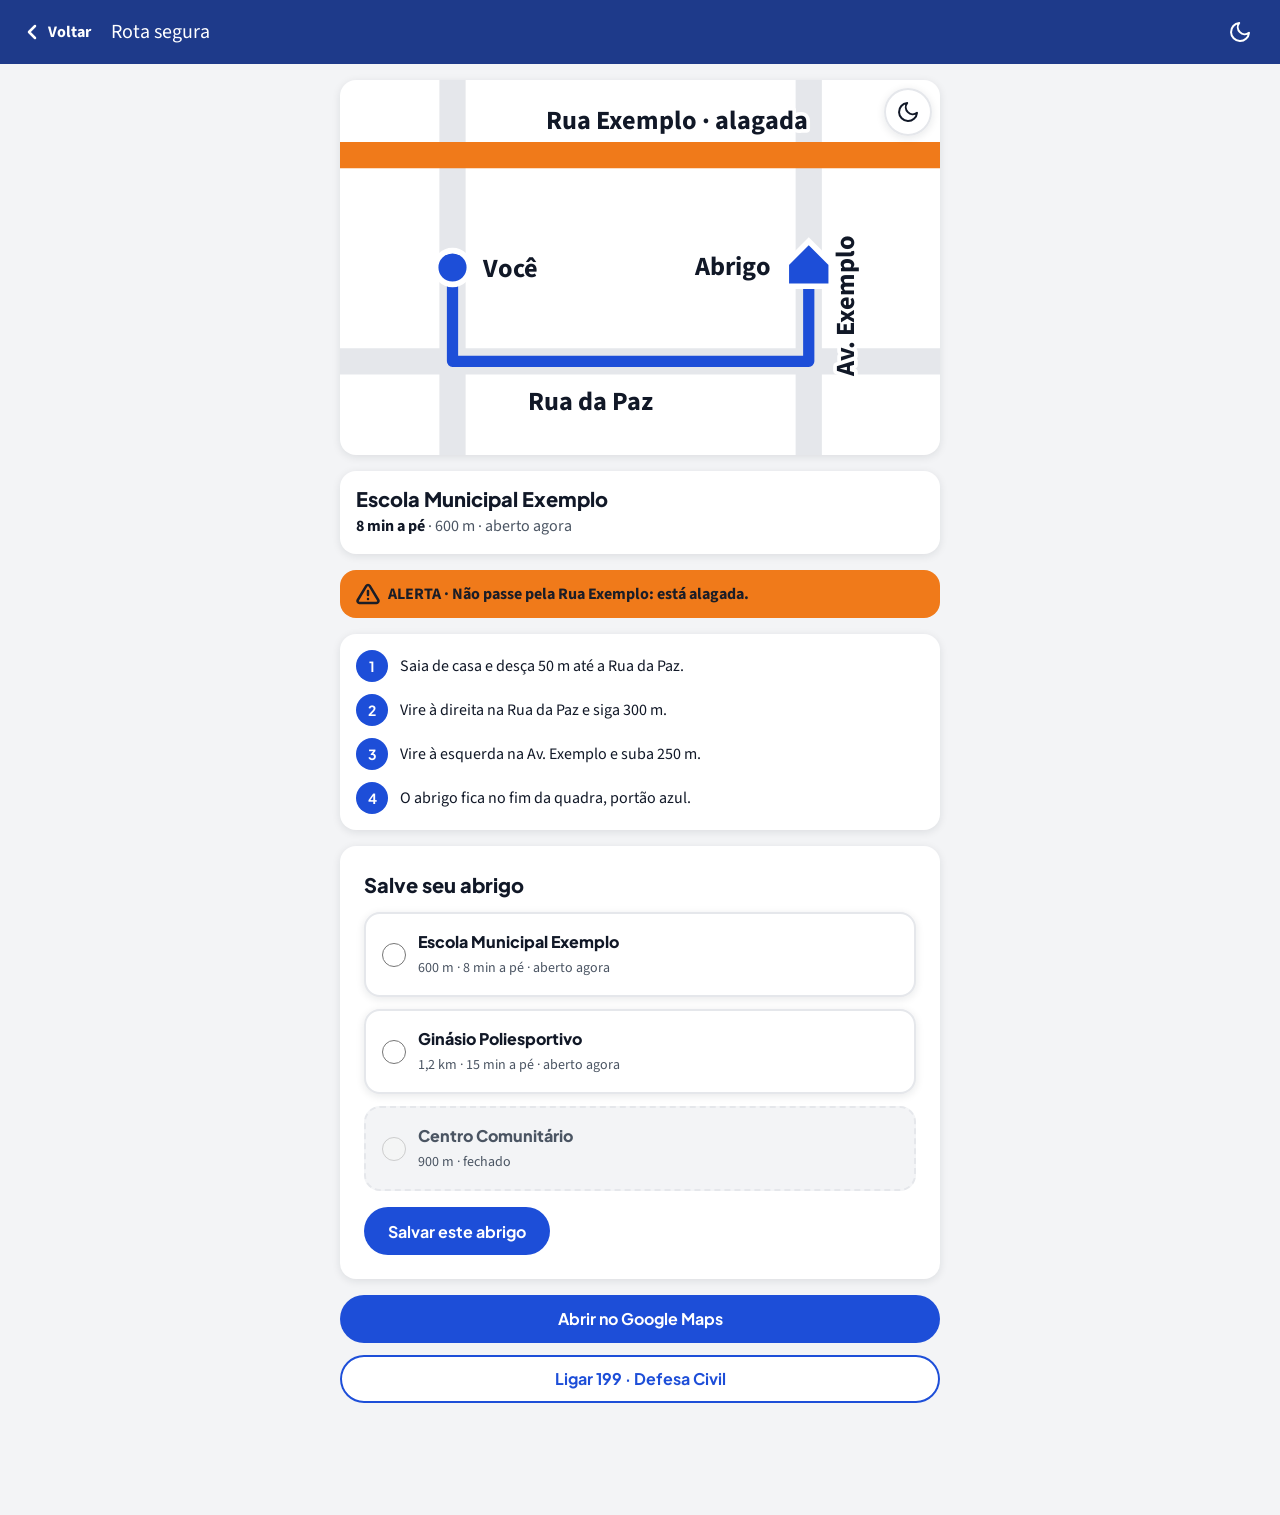
<file: app/rota.html>
<!DOCTYPE html>
<html lang="pt-BR">
<head>
  <meta charset="UTF-8">
  <meta name="viewport" content="width=device-width, initial-scale=1.0">
  <meta name="description" content="O caminho até o abrigo, evitando a rua alagada.">
  <title>Rota segura · ALERA</title>
  <link rel="stylesheet" href="../css/tokens.css">
  <link rel="stylesheet" href="../css/app.css">
</head>
<body>
  <a class="pular" href="#conteudo">Pular para o conteúdo</a>

  <!-- TOPO DA TAREFA: "Voltar" + título, sem a navegação de baixo (tela só com o essencial) -->
  <header class="rota__topo">
    <a class="rota__voltar" href="index.html">
      <svg class="rota__icone" viewBox="0 0 24 24" aria-hidden="true" focusable="false"><path d="M15 18l-6-6 6-6"/></svg>
      Voltar
    </a>
    <p class="rota__titulo">Rota segura</p>
    <input class="tema__controle visualmente-oculto" type="checkbox" id="tema" role="switch">
      <label class="tema" for="tema">
        <svg class="tema__icone tema__icone--lua" viewBox="0 0 24 24" aria-hidden="true" focusable="false"><path d="M21 12.8A9 9 0 1 1 11.2 3a7 7 0 0 0 9.8 9.8z"/></svg>
        <svg class="tema__icone tema__icone--sol" viewBox="0 0 24 24" aria-hidden="true" focusable="false"><circle cx="12" cy="12" r="4"/><path d="M12 2v2M12 20v2M4.9 4.9l1.4 1.4M17.7 17.7l1.4 1.4M2 12h2M20 12h2M4.9 19.1l1.4-1.4M17.7 6.3l1.4-1.4"/></svg>
        <span class="visualmente-oculto">Tema escuro</span>
      </label>
  </header>

  <main id="conteudo" class="rota">
    <h1 class="visualmente-oculto">Rota segura até o abrigo</h1>
    <div class="container rota__conteudo">
      <div class="rota__mapa-caixa">
      <!-- Tema só do mapa: o checkbox #mapa-tema inverte o mapa em relação ao tema do app -->
      <input class="visualmente-oculto" type="checkbox" id="mapa-tema" role="switch">
      <label class="mapa-tema" for="mapa-tema">
        <svg class="mapa-tema__icone mapa-tema__icone--lua" viewBox="0 0 24 24" aria-hidden="true" focusable="false"><path d="M21 12.8A9 9 0 1 1 11.2 3a7 7 0 0 0 9.8 9.8z"/></svg>
        <svg class="mapa-tema__icone mapa-tema__icone--sol" viewBox="0 0 24 24" aria-hidden="true" focusable="false"><circle cx="12" cy="12" r="4"/><path d="M12 2v2M12 20v2M4.9 4.9l1.4 1.4M17.7 17.7l1.4 1.4M2 12h2M20 12h2M4.9 19.1l1.4-1.4M17.7 6.3l1.4-1.4"/></svg>
        <span class="visualmente-oculto">Inverter cores do mapa</span>
      </label>
      <svg class="rota__mapa" viewBox="0 0 320 200" role="img" aria-label="Mapa: saia de casa, vire à direita na Rua da Paz, suba a Av. Exemplo até o abrigo. A Rua Exemplo está alagada.">
        <line class="mapa__rua" x1="60" y1="0" x2="60" y2="200"/>
        <line class="mapa__rua" x1="0" y1="150" x2="320" y2="150"/>
        <line class="mapa__rua" x1="250" y1="0" x2="250" y2="200"/>
        <line class="mapa__perigo" x1="0" y1="40" x2="320" y2="40"/>
        <path class="mapa__caminho" d="M60 100 V150 H250 V110"/>
        <circle class="mapa__voce" cx="60" cy="100" r="9"/>
        <path class="mapa__abrigo" d="M238 98 L250 86 L262 98 V110 H238 Z"/>
        <text class="mapa__rotulo" x="110" y="26">Rua Exemplo · alagada</text>
        <text class="mapa__rotulo" x="100" y="176">Rua da Paz</text>
        <text class="mapa__rotulo" x="274" y="120" text-anchor="middle" transform="rotate(-90 274 120)">Av. Exemplo</text>
        <text class="mapa__rotulo" x="76" y="105">Você</text>
        <text class="mapa__rotulo" x="230" y="104" text-anchor="end">Abrigo</text>
      </svg>
      </div>


      <article class="rota__destino">
        <h2 class="rota__nome">Escola Municipal Exemplo</h2>
        <p class="rota__info"><strong class="rota__tempo">8 min a pé</strong> · 600 m · aberto agora</p>
      </article>

      <p class="rota__evitar">
        <svg class="rota__icone" viewBox="0 0 24 24" aria-hidden="true" focusable="false"><path d="M10.3 3.9 1.8 18a2 2 0 0 0 1.7 3h17a2 2 0 0 0 1.7-3L13.7 3.9a2 2 0 0 0-3.4 0z"/><path d="M12 9v4"/><path d="M12 17h.01"/></svg>
        ALERTA · Não passe pela Rua Exemplo: está alagada.
      </p>

      <ol class="rota__passos">
        <li>Saia de casa e desça 50 m até a Rua da Paz.</li>
        <li>Vire à direita na Rua da Paz e siga 300 m.</li>
        <li>Vire à esquerda na Av. Exemplo e suba 250 m.</li>
        <li>O abrigo fica no fim da quadra, portão azul.</li>
      </ol>


      <!-- FLUXO 1 · passo 5: escolher e salvar o abrigo. Card de abrigo = rádio:
           o cartão inteiro é clicável; o fechado vem desativado. Sem escolher, o envio é bloqueado. -->
      <form class="formulario" action="abrigo-salvo.html">
        <fieldset>
          <legend>Salve seu abrigo</legend>
          <div class="abrigos">
            <label class="abrigo">
              <input type="radio" name="abrigo" required aria-describedby="abrigos-erro">
              <span class="abrigo__nome">Escola Municipal Exemplo</span>
              <span class="abrigo__info">600 m · 8 min a pé · aberto agora</span>
            </label>
            <label class="abrigo">
              <input type="radio" name="abrigo" required aria-describedby="abrigos-erro">
              <span class="abrigo__nome">Ginásio Poliesportivo</span>
              <span class="abrigo__info">1,2 km · 15 min a pé · aberto agora</span>
            </label>
            <label class="abrigo">
              <input type="radio" name="abrigo" disabled>
              <span class="abrigo__nome">Centro Comunitário</span>
              <span class="abrigo__info">900 m · fechado</span>
            </label>
          </div>
          <p class="abrigos__erro" id="abrigos-erro">Escolha um abrigo para salvar.</p>
        </fieldset>
        <button class="botao" type="submit">Salvar este abrigo</button>
      </form>

      <div class="rota__acoes">
        <a class="botao" href="https://www.google.com/maps/dir/?api=1&amp;destination=Escola+Municipal+Exemplo+Juiz+de+Fora&amp;travelmode=walking" target="_blank" rel="noopener">Abrir no Google Maps</a>
        <a class="botao botao--secundario" href="tel:199">Ligar 199 · Defesa Civil</a>
      </div>
    </div>
  </main>
</body>
</html>
</file>
<file: css/tokens.css>
/* ALERA · tokens.css (v0.1)
   Paleta B · Noite de Chuva · Fontes Plus Jakarta Sans + Source Sans 3 · Escala Expressiva (1,25) · Cantos Suave
   Arquivo COMPARTILHADO entre index.html (site) e app.html (prévia do app).
   Linkar ANTES de site.css / app.css. Contraste conferido pela WCAG 2.1. */

@import url("https://fonts.googleapis.com/css2?family=Plus+Jakarta+Sans:wght@500;700;800&family=Source+Sans+3:wght@400;700&display=swap");

:root {
  /* Marca */
  --cor-primaria:    #1E2A5A; /* branco: 13,69:1 */
  --cor-destaque:    #0B6E78; /* só gamificação (pontos, progresso) · branco: 5,97:1 */
  --cor-fundo:       #F6F5F1;
  --cor-superficie:  #FFFFFF;
  --cor-texto:       #1A1D27; /* no fundo: 15,41:1 */
  --cor-texto-suave: #555A66; /* no fundo: 6,33:1 */
  --cor-borda:       #7D8290; /* UI no branco: 3,84:1 */
  --cor-erro:        #D7261E; /* branco: 5,02:1 */

  /* Níveis de risco: iguais no site, no app, no Python e no hardware.
     Cada nível tem a cor de fundo e a cor do texto que vai em cima dela. */
  --cor-risco-normal:           #34A853; /* verde mais claro */
  --cor-risco-normal-texto:     #1A1D27; /* 5,50:1 */
  --cor-risco-atencao:          #F2C200;
  --cor-risco-atencao-texto:    #1A1D27; /* 9,83:1 */
  --cor-risco-alerta:           #F07A1A; /* laranja mais vivo */
  --cor-risco-alerta-texto:     #1A1D27; /* 6,01:1 */
  --cor-risco-emergencia:       #D7261E; /* vermelho mais forte */
  --cor-risco-emergencia-texto: #FFFFFF; /* 5,02:1 — o único com texto branco, pra se destacar dos outros */

  /* Fontes */
  --fonte-titulo: "Plus Jakarta Sans", system-ui, sans-serif;
  --fonte-texto:  "Source Sans 3", system-ui, sans-serif;

  /* Tamanhos (escala 1,25) */
  --fs-sm:  14px; /* apoio, legendas */
  --fs-md:  16px; /* texto corrido: nunca menos */
  --fs-lg:  20px; /* destaque, orientação do alerta */
  --fs-xl:  25px; /* títulos de seção */
  --fs-2xl: 31px; /* título de página no app */
  --fs-3xl: 39px; /* título principal do site */
  --peso-texto: 400; --peso-forte: 700; --peso-titulo: 800;
  --altura-texto: 1.5; --altura-titulo: 1.15;

  /* Espaçamento (base 4px) */
  --esp-1: 4px; --esp-2: 8px; --esp-3: 12px; --esp-4: 16px;
  --esp-5: 24px; --esp-6: 32px; --esp-7: 48px; --esp-8: 64px;

  /* Cantos */
  --raio-campo: 8px;
  --raio-card:  16px;
  --raio-botao: 999px;

  /* Sombras */
  --sombra-card:  0 2px 8px rgb(20 32 43 / .10);
  --sombra-forte: 0 8px 24px rgb(20 32 43 / .18); /* só o card de alerta */

  /* Acessibilidade */
  --toque-min: 48px;
  --foco: 0 0 0 3px #FFFFFF, 0 0 0 6px var(--cor-primaria);

  /* Modo escuro (criado no app; disponível pro site usar também).
     Só tokens novos: nenhum token acima muda. Contraste conferido pela WCAG 2.1.
     As cores de risco são as mesmas nos dois modos. */
  --cor-escuro-fundo:       #111827;
  --cor-escuro-superficie:  #1F2937; /* cartões */
  --cor-escuro-texto:       #F3F4F6; /* no cartão: 13,3:1 */
  --cor-escuro-texto-suave: #9CA3AF; /* no cartão: 5,7:1 */
  --cor-escuro-borda:       #9CA3AF; /* UI no cartão: 5,7:1 */
  --cor-escuro-linha:       #374151; /* divisórias */
  --cor-escuro-azul:        #60A5FA; /* botões, links · no cartão: 5,77:1 · texto escuro em cima: 6,98:1 */
  --cor-escuro-azul-hover:  #93C5FD;
  --cor-escuro-azul-fundo:  #1E3A8A; /* realce · texto claro em cima: 9,4:1 */
  --cor-escuro-sobre-azul:  #111827; /* texto em cima do azul e do destaque */
  --cor-escuro-destaque:    #22D3EE; /* só gamificação · no cartão: 8,1:1 · texto escuro em cima: 9,8:1 */
  --cor-escuro-erro:        #F87171; /* --cor-erro não passa no fundo escuro (2,9:1); este dá 5,3:1 */
}

/* Base comum às duas páginas */
body {
  margin: 0;
  background: var(--cor-fundo);
  color: var(--cor-texto);
  font-family: var(--fonte-texto);
  font-size: var(--fs-md);
  line-height: var(--altura-texto);
}
h1, h2, h3, h4 {
  font-family: var(--fonte-titulo);
  font-weight: var(--peso-titulo);
  line-height: var(--altura-titulo);
}
</file>
<file: css/site.css>
/* ALERA · site.css
   Estilos do site/index.html. Só var(--token) do tokens.css. Mobile first. */

/* Modo escuro: o botão sol/lua do topo marca o checkbox #tema (mesmo nome do app).
   Os tokens do site passam a apontar para os --cor-escuro-* do tokens.css,
   então todo o resto do CSS muda sozinho. As cores de risco não mudam. */
:root:has(#tema:checked) {
  color-scheme: dark;
  --cor-primaria:    var(--cor-escuro-azul);
  --cor-destaque:    var(--cor-escuro-destaque);
  --cor-fundo:       var(--cor-escuro-fundo);
  --cor-superficie:  var(--cor-escuro-superficie);
  --cor-texto:       var(--cor-escuro-texto);
  --cor-texto-suave: var(--cor-escuro-texto-suave);
  --cor-borda:       var(--cor-escuro-borda);
  --cor-erro:        var(--cor-escuro-erro);
}

/* No escuro o rodapé não fica azul claro nem some junto com o "Quem somos"
   (que é cartão escuro): usa o azul do topo do app com texto claro (9,4:1) */
:root:has(#tema:checked) .rodape,
:root:has(#tema:checked) .rodape a,
:root:has(#tema:checked) .rodape h2 {
  color: var(--cor-escuro-texto);
}

:root:has(#tema:checked) .rodape {
  background: var(--cor-escuro-azul-fundo);
}

/* No escuro a marca e o ícone do tema ficam brancos (texto claro do tema escuro) */
:root:has(#tema:checked) .logo,
:root:has(#tema:checked) .tema-botao {
  color: var(--cor-escuro-texto);
}

/* Layout */
.container {
  max-width: 1080px;
  margin: 0 auto;
  padding: 0 var(--esp-4);
}

.secao {
  padding: var(--esp-7) 0;
}

/* Foco visível em tudo que é clicável */
a:focus-visible {
  outline: none;
  box-shadow: var(--foco);
}

/* Header */
/* Header fixo: o botão "Testar o app" fica sempre a um toque */
.topo {
  position: sticky;
  top: 0;
  z-index: 10;
  background: var(--cor-superficie);
  box-shadow: var(--sombra-card);
}

/* Ao clicar na nav, o título da seção não fica escondido atrás do header */
[id] {
  scroll-margin-top: var(--esp-8);
}

.topo-conteudo {
  display: flex;
  align-items: center;
  justify-content: space-between;
  gap: var(--esp-4);
  min-height: var(--esp-8);
}

.logo {
  font-family: var(--fonte-titulo);
  font-weight: var(--peso-titulo);
  font-size: var(--fs-xl);
  letter-spacing: .04em; /* igual à marca do app */
  color: var(--cor-primaria);
  text-decoration: none;
}

/* Logo (gota de pixels) ao lado do A.L.E.R.A, no header e no rodapé */
.logo,
.rodape-logo {
  display: inline-flex;
  align-items: center;
  gap: var(--esp-2);
}

.logo-icone {
  width: var(--esp-6);
  height: var(--esp-6);
  fill: currentColor;
  flex-shrink: 0;
}

.nav-lista {
  display: flex;
  align-items: center;
  gap: var(--esp-5);
  margin: 0;
  padding: 0;
  list-style: none;
}

/* No celular só o botão "Testar o app" fica no header; o resto está no rodapé */
.nav-item {
  display: none;
}

.nav-item a {
  color: var(--cor-texto);
  font-weight: var(--peso-forte);
  text-decoration: none;
}

@media (min-width: 768px) {
  .nav-item {
    display: block;
  }
}

/* Botão do modo escuro: lua no claro, sol no escuro */
.topo-conteudo nav {
  margin-left: auto;
}

.tema-input {
  position: absolute;
  opacity: 0;
  pointer-events: none;
}

/* Igual ao botão do app: ícone de traço, sem borda, anel só no hover */
.tema-botao {
  display: grid;
  place-items: center;
  flex-shrink: 0;
  width: var(--toque-min);
  height: var(--toque-min);
  border-radius: var(--raio-botao);
  color: var(--cor-texto);
  cursor: pointer;
}

.tema-botao:hover {
  box-shadow: inset 0 0 0 2px var(--cor-texto);
}

.tema-input:focus-visible + .tema-botao {
  box-shadow: var(--foco);
}

.tema-icone {
  width: var(--esp-5);
  height: var(--esp-5);
  fill: none;
  stroke: currentColor;
  stroke-width: 2;
  stroke-linecap: round;
  stroke-linejoin: round;
}

.tema-icone-sol,
.tema-input:checked + .tema-botao .tema-icone-lua {
  display: none;
}

.tema-input:checked + .tema-botao .tema-icone-sol {
  display: block;
}

/* Some da tela, mas o leitor de tela lê */
.visualmente-oculto {
  position: absolute;
  width: 1px;
  height: 1px;
  overflow: hidden;
  clip-path: inset(50%);
  white-space: nowrap;
}

/* Botão */
.botao {
  display: inline-flex;
  align-items: center;
  justify-content: center;
  min-height: var(--toque-min);
  padding: var(--esp-3) var(--esp-5);
  border: 2px solid var(--cor-primaria);
  border-radius: var(--raio-botao);
  font-family: var(--fonte-titulo);
  font-weight: var(--peso-forte);
  font-size: var(--fs-md);
  text-decoration: none;
  box-sizing: border-box;
}

.botao-principal {
  background: var(--cor-primaria);
  color: var(--cor-superficie);
}

.botao-secundario {
  background: transparent;
  color: var(--cor-primaria);
}

/* Hero */
.hero {
  padding: var(--esp-8) 0 var(--esp-7);
}

.hero h1 {
  font-size: var(--fs-3xl);
  margin: 0 0 var(--esp-4);
}

.hero-botoes {
  display: flex;
  flex-wrap: wrap;
  gap: var(--esp-3);
  margin-top: var(--esp-5);
}

.sobretitulo {
  margin: 0 0 var(--esp-2);
  font-size: var(--fs-sm);
  font-weight: var(--peso-forte);
  color: var(--cor-texto-suave);
}

.hero-texto {
  max-width: 60ch;
  font-size: var(--fs-lg);
}

/* Hero: a foto ocupa o fundo inteiro e o texto fica num card por cima.
   Foto e card dividem a mesma célula da grade; o card define a altura. */
.hero-grade {
  display: grid;
}

.hero-imagem,
.hero-conteudo {
  grid-area: 1 / 1;
}

.hero-imagem img {
  height: 100%;
}

/* Card quase opaco: a foto aparece por trás,
   mas as letras ficam sempre sobre um fundo claro (contraste garantido) */
.hero-conteudo {
  position: relative;
  z-index: 1;
  align-self: end;
  margin: var(--esp-8) var(--esp-3) var(--esp-3);
  padding: var(--esp-5);
  background: color-mix(in srgb, var(--cor-fundo) 95%, transparent);
  border-radius: var(--raio-card);
  box-shadow: var(--sombra-card);
}

@media (min-width: 768px) {
  .hero-grade {
    aspect-ratio: 16 / 9;
  }

  .hero-conteudo {
    align-self: center;
    justify-self: start;
    max-width: 60%;
    margin: var(--esp-7);
    padding: var(--esp-6);
  }

  /* Linhas curtas: o título quebra em poucas linhas e o texto em blocos curtos */
  .hero h1 {
    max-width: 16ch;
  }

  .hero-texto {
    max-width: 42ch;
  }
}

/* Imagens: nunca passam da largura da tela */
figure {
  margin: 0;
}

figure img {
  display: block;
  width: 100%;
  height: auto;
  object-fit: cover;
  border-radius: var(--raio-card);
}

/* O problema: 2 linhas de 2 cards e o 250 t centralizado embaixo,
   com a mesma largura dos outros (metade da linha menos meio espaço) */
@media (min-width: 768px) {
  .numero-central {
    grid-column: 1 / -1;
    justify-self: center;
    width: calc(50% - var(--esp-2));
    box-sizing: border-box;
  }
}

/* Seções */
.secao h2 {
  font-size: var(--fs-xl);
  margin: 0 0 var(--esp-3);
}

.secao-clara {
  background: var(--cor-superficie);
}

.secao-intro {
  margin: 0 0 var(--esp-5);
  color: var(--cor-texto-suave);
}

.subtitulo {
  font-size: var(--fs-lg);
  margin: var(--esp-6) 0 var(--esp-4);
}

/* Título dentro de uma subseção (ex.: os níveis dentro de "Como funciona") */
.subtitulo-menor {
  font-size: var(--fs-md);
  margin: var(--esp-6) 0 var(--esp-3);
}

.nota {
  font-size: var(--fs-sm);
  color: var(--cor-texto-suave);
}

/* Listas em grade: 1 coluna no celular, mais colunas na tela grande */
.numeros,
.passos,
.missoes,
.dispositivos,
.equipe {
  display: grid;
  gap: var(--esp-4);
  margin: 0;
  padding: 0;
  list-style: none;
}

@media (min-width: 768px) {
  .numeros,
  .missoes,
  .equipe {
    grid-template-columns: repeat(2, 1fr);
  }

  .passos {
    grid-template-columns: repeat(3, 1fr);
  }

  .dispositivos {
    grid-template-columns: repeat(2, 1fr);
  }
}

/* Cards (mesma base para número, passo, missão e dispositivo) */
.numero,
.passo,
.missao,
.dispositivo {
  padding: var(--esp-5);
  background: var(--cor-superficie);
  border-radius: var(--raio-card);
  box-shadow: var(--sombra-card);
}

.secao-clara .passo,
.secao-clara .dispositivo {
  background: var(--cor-fundo);
}

.passo h4,
.missao h3,
.dispositivo h3 {
  font-size: var(--fs-lg);
  margin: 0 0 var(--esp-2);
}

.passo p,
.missao p,
.dispositivo p {
  margin: 0;
}

/* O problema */
.numero {
  display: flex;
  flex-direction: column;
  gap: var(--esp-1);
}

.numero-valor {
  font-family: var(--fonte-titulo);
  font-weight: var(--peso-titulo);
  font-size: var(--fs-3xl);
  line-height: var(--altura-titulo);
  color: var(--cor-primaria);
}

.numero-fonte {
  font-size: var(--fs-sm);
  color: var(--cor-texto-suave);
}

/* Link da fonte com a cor do site (o azul padrão do navegador some no escuro) */
.numero-fonte a {
  color: var(--cor-primaria);
}

.destaque-texto {
  margin: var(--esp-6) 0 0;
  font-size: var(--fs-lg);
  font-weight: var(--peso-forte);
}

/* Como funciona */
.passo-numero {
  display: inline-flex;
  align-items: center;
  justify-content: center;
  width: var(--toque-min);
  height: var(--toque-min);
  margin-bottom: var(--esp-3);
  border-radius: var(--raio-botao);
  background: var(--cor-primaria);
  color: var(--cor-superficie);
  font-family: var(--fonte-titulo);
  font-weight: var(--peso-titulo);
  font-size: var(--fs-lg);
}

/* Componente: alerta (é o único com sombra forte) */
.card-alerta {
  max-width: 480px;
  margin: var(--esp-6) 0 0;
  padding: var(--esp-5);
  background: var(--cor-superficie);
  border-radius: var(--raio-card);
  box-shadow: var(--sombra-forte);
}

.card-alerta-titulo {
  margin: 0 0 var(--esp-3);
  font-size: var(--fs-sm);
  font-weight: var(--peso-forte);
  color: var(--cor-texto-suave);
}

.card-alerta-texto {
  margin: var(--esp-3) 0 0;
  font-size: var(--fs-lg);
}

/* Componente: selo de risco (sempre cor + palavra) */
.selo-risco {
  display: inline-block;
  padding: var(--esp-1) var(--esp-3);
  border-radius: var(--raio-campo);
  font-family: var(--fonte-titulo);
  font-weight: var(--peso-titulo);
  font-size: var(--fs-sm);
}

.selo-normal     { background: var(--cor-risco-normal);     color: var(--cor-risco-normal-texto); }
.selo-atencao    { background: var(--cor-risco-atencao);    color: var(--cor-risco-atencao-texto); }
.selo-alerta     { background: var(--cor-risco-alerta);     color: var(--cor-risco-alerta-texto); }
/* O nível se chama PERIGO; o token continua com o nome antigo (tokens.css é compartilhado) */
.selo-perigo     { background: var(--cor-risco-emergencia); color: var(--cor-risco-emergencia-texto); }

/* Níveis lado a lado (2 no celular, 4 na tela grande), com a regra embaixo do selo */
.niveis-risco {
  display: grid;
  grid-template-columns: repeat(2, 1fr);
  gap: var(--esp-3);
  margin: 0;
  padding: 0;
  list-style: none;
}

@media (min-width: 768px) {
  .niveis-risco {
    grid-template-columns: repeat(4, 1fr);
  }
}

.nivel {
  display: flex;
  flex-direction: column;
  align-items: flex-start;
  gap: var(--esp-2);
  padding: var(--esp-4);
  background: var(--cor-fundo);
  border-radius: var(--raio-card);
}

/* Gamificação (único lugar com --cor-destaque) */
.pontos {
  display: inline-block;
  margin-top: var(--esp-3);
  font-weight: var(--peso-forte);
  color: var(--cor-destaque);
}

.ranking {
  margin-top: var(--esp-6);
  padding: var(--esp-5);
  background: var(--cor-superficie);
  border-radius: var(--raio-card);
  box-shadow: var(--sombra-card);
}

.ranking h3 {
  font-size: var(--fs-lg);
  margin: 0 0 var(--esp-3);
}

.ranking-lista {
  margin: 0;
  padding-left: var(--esp-5);
}

.ranking-lista li {
  padding: var(--esp-2) 0;
}

.ranking-lista .pontos {
  margin: 0 0 0 var(--esp-2);
}

.link-app {
  display: inline-flex;
  align-items: center;
  min-height: var(--toque-min);
  margin-top: var(--esp-4);
  font-weight: var(--peso-forte);
  color: var(--cor-primaria);
}

/* Hardware */
.dispositivo-itens {
  margin: var(--esp-3) 0 0;
  padding-left: var(--esp-5);
}

/* Fluxo do Sensor ALERA: o que mede → ESP32 → como avisa (slide 16 do PowerPoint) */
.fluxo-sensor {
  display: grid;
  gap: var(--esp-1);
  margin: var(--esp-3) 0;
}

.fluxo-titulo {
  margin: var(--esp-3) 0 var(--esp-1);
  font-size: var(--fs-md);
}

.fluxo-grupo .fluxo-titulo {
  margin-top: 0;
}

/* Lista compacta: "Nome: descrição" numa linha só, para o card
   ficar com a mesma altura do Bueiro ALERA */
.fluxo-lista {
  display: grid;
  gap: var(--esp-1);
  margin: 0;
  padding-left: var(--esp-5);
}

.fluxo-lista strong::after {
  content: ":";
}

.fluxo-seta {
  justify-self: center;
  color: var(--cor-texto-suave);
  line-height: 1;
}

/* O ESP32 é o centro do fluxo: bloco escuro como no PowerPoint */
.fluxo-esp {
  padding: var(--esp-2) var(--esp-3);
  background: var(--cor-primaria);
  color: var(--cor-superficie);
  border-radius: var(--raio-campo);
  font-size: var(--fs-sm);
  text-align: center;
}

.fluxo-esp strong {
  font-family: var(--fonte-titulo);
  font-size: var(--fs-md);
  margin-right: var(--esp-1);
}

.limites-sensor {
  display: grid;
  gap: var(--esp-1);
  margin: 0;
  padding: 0;
  list-style: none;
}

.limites-sensor li {
  display: flex;
  flex-wrap: wrap;
  align-items: center;
  gap: var(--esp-2);
}

/* Ilustração do Bueiro ALERA (SVG). Só tokens: muda sozinha no modo escuro.
   Os números usam o azul da marca, não o laranja do PowerPoint,
   para não confundir com o nível ALERTA. */
.ilustracao-bueiro {
  margin: var(--esp-4) 0 var(--esp-3);
}

.ilustracao-bueiro svg {
  display: block;
  width: 100%;
  height: auto;
  font-family: var(--fonte-texto);
}

.ib-rua,
.ib-galeria     { fill: var(--cor-texto-suave); }
.ib-grade       { fill: var(--cor-texto); }
.ib-fenda       { fill: var(--cor-superficie); }
.ib-caixa       { fill: var(--cor-superficie); stroke: var(--cor-texto); stroke-width: 3; }
.ib-agua        { fill: color-mix(in srgb, var(--cor-primaria) 22%, var(--cor-superficie)); }
.ib-cesto       { fill: none; stroke: var(--cor-texto-suave); stroke-width: 2; stroke-dasharray: 6 4; }
.ib-lixo        { fill: color-mix(in srgb, var(--cor-texto-suave) 45%, var(--cor-superficie)); }
.ib-sensor      { fill: var(--cor-primaria); }
.ib-ligacao     { stroke: var(--cor-primaria); stroke-width: 2; stroke-dasharray: 4 4; }
.ib-fio         { stroke: var(--cor-texto-suave); stroke-width: 1.5; stroke-dasharray: 2 3; }
.ib-boia        { fill: var(--cor-superficie); stroke: var(--cor-primaria); stroke-width: 3; }
.ib-esp         { fill: var(--cor-primaria); }
.ib-whats       { fill: var(--cor-superficie); stroke: var(--cor-primaria); stroke-width: 2; }
.ib-seta        { stroke: var(--cor-texto-suave); stroke-width: 2; }
.ib-ponta       { fill: var(--cor-texto-suave); }

.ib-rotulo {
  fill: var(--cor-texto-suave);
  font-size: var(--fs-sm);
}

.ib-esp-texto,
.ib-esp-sub,
.ib-whats-texto,
.ib-whats-sub,
.ib-numero text {
  text-anchor: middle;
}

.ib-esp-texto,
.ib-whats-texto {
  font-family: var(--fonte-titulo);
  font-weight: var(--peso-titulo);
  font-size: var(--fs-md);
}

.ib-esp-sub,
.ib-whats-sub {
  font-size: var(--fs-sm);
}

.ib-esp-texto,
.ib-esp-sub     { fill: var(--cor-superficie); }
.ib-whats-texto,
.ib-whats-sub   { fill: var(--cor-primaria); }

.ib-numero circle { fill: var(--cor-primaria); stroke: var(--cor-superficie); stroke-width: 2; }
.ib-numero text {
  fill: var(--cor-superficie);
  font-weight: var(--peso-forte);
  font-size: var(--fs-sm);
}

.legenda-numerada {
  margin: 0;
  padding-left: var(--esp-5);
}

.legenda-numerada li {
  padding: var(--esp-1) 0;
}

/* Quem somos */
.integrante {
  display: flex;
  align-items: center;
  gap: var(--esp-3);
  font-weight: var(--peso-forte);
}

.integrante-dados {
  display: flex;
  flex-direction: column;
}

.integrante-dados small {
  font-size: var(--fs-sm);
  font-weight: var(--peso-texto);
  color: var(--cor-texto-suave);
}

.integrante-iniciais {
  display: inline-flex;
  align-items: center;
  justify-content: center;
  flex-shrink: 0;
  width: var(--toque-min);
  height: var(--toque-min);
  border-radius: var(--raio-botao);
  background: var(--cor-primaria);
  color: var(--cor-superficie);
  font-family: var(--fonte-titulo);
  font-size: var(--fs-sm);
}

/* Chamada final */
.chamada-final {
  text-align: center;
}

/* Rodapé */
.rodape {
  padding: var(--esp-6) 0;
  background: var(--cor-primaria);
  color: var(--cor-superficie);
}

/* Mesma marca do header */
.rodape-logo {
  font-family: var(--fonte-titulo);
  font-weight: var(--peso-titulo);
  font-size: var(--fs-xl);
  letter-spacing: .04em;
  margin: 0;
}

.rodape-lista {
  display: flex;
  flex-wrap: wrap;
  gap: var(--esp-2) var(--esp-5);
  margin: 0;
  padding: 0;
  list-style: none;
}

.rodape a {
  display: inline-flex;
  align-items: center;
  min-height: var(--toque-min);
  color: var(--cor-superficie);
}

.referencias {
  margin-top: var(--esp-6);
}

.referencias h2 {
  font-size: var(--fs-lg);
  margin: 0 0 var(--esp-3);
}

.referencias-lista {
  display: grid;
  gap: var(--esp-3);
  margin: 0;
  padding: 0;
  list-style: none;
  font-size: var(--fs-sm);
}

/* Links das referências ficam no meio do texto: não viram bloco de 48px */
.referencias-lista a {
  display: inline;
  min-height: 0;
}
</file>
<file: css/app.css>
/* ALERA · app.css (prévia do app)
   Paleta do app: branco, cinza e azul. As cores ficam em tokens locais (--app-*)
   pra não mexer no tokens.css compartilhado. Fontes, tamanhos, espaços, raios,
   sombras, toque mínimo e cores de risco continuam vindo do tokens.css. */

/* Tema claro (padrão) */
:root {
  color-scheme: light;
  --app-azul:        #1D4ED8; /* botões, links · branco: 6,70:1 · no fundo: 6,09:1 */
  --app-azul-hover:  #1E3A8A; /* botão com o dedo/mouse em cima */
  --app-azul-claro:  #DBEAFE; /* realce da "sua rua" · texto em cima: 14,5:1 */
  --app-sobre-azul:  #FFFFFF; /* texto em cima do azul e do destaque */
  --app-destaque:    #0E7490; /* só gamificação (pontos, progresso) · ciano, pra não confundir com o azul dos botões · branco: 5,36:1 */
  --app-topo:        #1E3A8A; /* fundo do topo nos dois temas · branco: 10,36:1 */
  --app-topo-texto:  #FFFFFF;
  --app-fundo:       #F3F4F6;
  --app-superficie:  #FFFFFF;
  --app-texto:       #111827; /* no fundo: 16,1:1 */
  --app-texto-suave: #4B5563; /* no fundo: 6,87:1 */
  --app-borda:       #6B7280; /* UI no branco: 4,83:1 */
  --app-linha:       #E5E7EB; /* divisórias e trilho da barra de progresso */
  --app-erro:        var(--cor-erro);
  --app-foco: 0 0 0 3px var(--app-superficie), 0 0 0 6px var(--app-azul);
}

/* Tema escuro: ligado pelo botão sol/lua do topo.
   As cores de risco não mudam: são iguais em tudo. */
:root:has(#tema:checked) {
  color-scheme: dark;
  /* Cores escuras vêm do tokens.css (--cor-escuro-*), compartilhadas com o site */
  --app-azul:        var(--cor-escuro-azul);
  --app-azul-hover:  var(--cor-escuro-azul-hover);
  --app-azul-claro:  var(--cor-escuro-azul-fundo);
  --app-sobre-azul:  var(--cor-escuro-sobre-azul);
  --app-destaque:    var(--cor-escuro-destaque);
  --app-fundo:       var(--cor-escuro-fundo);
  --app-superficie:  var(--cor-escuro-superficie);
  --app-texto:       var(--cor-escuro-texto);
  --app-texto-suave: var(--cor-escuro-texto-suave);
  --app-borda:       var(--cor-escuro-borda);
  --app-linha:       var(--cor-escuro-linha);
  --app-erro:        var(--cor-escuro-erro);
}

body {
  background: var(--app-fundo);
  color: var(--app-texto);
  padding-bottom: var(--esp-8); /* espaço pra navegação fixa não cobrir o rodapé */
}

.visualmente-oculto {
  position: absolute;
  width: 1px;
  height: 1px;
  overflow: hidden;
  clip-path: inset(50%);
  white-space: nowrap;
}

.container {
  width: min(100% - 2 * var(--esp-4), 960px);
  margin-inline: auto;
}

/*  Topo  */
.topo {
  background: var(--app-topo);
  color: var(--app-topo-texto);
  padding-block: var(--esp-2);
}
.topo .container {
  display: flex;
  flex-wrap: wrap;
  align-items: center;
  gap: var(--esp-1) var(--esp-3);
}

/* Botão de tema: mostra a lua no claro (pra escurecer) e o sol no escuro (pra clarear) */
.tema {
  display: grid;
  place-items: center;
  width: var(--toque-min);
  height: var(--toque-min);
  margin-left: auto;
  border-radius: var(--raio-botao);
  cursor: pointer;
}
.tema:hover {
  box-shadow: inset 0 0 0 2px var(--app-topo-texto);
}
/* Os dois botões (topo e tela de rota) apontam pro mesmo #tema, então leem o estado dele pelo :has() */
:root:has(#tema:focus-visible) .tema {
  outline: 2px solid transparent;
  box-shadow: 0 0 0 3px var(--app-topo-texto);
}
.tema__icone {
  width: var(--esp-5);
  height: var(--esp-5);
  fill: none;
  stroke: currentColor;
  stroke-width: 2;
  stroke-linecap: round;
  stroke-linejoin: round;
}
.tema__icone--sol { display: none; }
:root:has(#tema:checked) .tema__icone--sol { display: block; }
:root:has(#tema:checked) .tema__icone--lua { display: none; }
.topo__marca {
  display: inline-flex;
  align-items: center;
  gap: var(--esp-2);
  font-family: var(--fonte-titulo);
  font-weight: var(--peso-titulo);
  font-size: var(--fs-xl);
  letter-spacing: .04em;
}
/* Logo ao lado do A.L.E.R.A (mesmo do site), na cor do texto do topo */
.topo__logo {
  width: var(--esp-6);
  height: var(--esp-6);
  fill: currentColor;
  flex-shrink: 0;
}
.topo__slogan {
  font-size: var(--fs-sm);
}

/*  Seções  */
.secao {
  padding-block: var(--esp-6) 0;
}
.secao:last-child {
  padding-bottom: var(--esp-7);
}
.secao__titulo {
  font-size: var(--fs-xl);
  margin: 0 0 var(--esp-4);
}

/*  Botão
    Estados (Sprint 2): default · hover · focus · active · disabled · error.
    As classes .e-hover, .e-foco e .e-ativo só servem para a vitrine (componentes.html)
    mostrar o estado parado, com o mesmo CSS do app. */
.botao {
  display: inline-flex;
  align-items: center;
  justify-content: center;
  width: 100%;
  min-height: var(--toque-min);
  padding: 0 var(--esp-5);
  border: none;
  border-radius: var(--raio-botao);
  background: var(--app-azul);
  color: var(--app-sobre-azul);
  font-family: var(--fonte-titulo);
  font-weight: var(--peso-forte);
  font-size: var(--fs-md);
  cursor: pointer;
  box-sizing: border-box; /* Sprint 2: com width: 100%, o padding não estoura a caixa */
}
.botao:hover,
.botao.e-hover {
  background: var(--app-azul-hover);
}
.botao:focus-visible,
.botao.e-foco {
  outline: 2px solid transparent;
  box-shadow: var(--app-foco);
}
/* Active: enquanto o dedo aperta, o botão afunda um pouco */
.botao:active,
.botao.e-ativo {
  background: var(--app-azul-hover);
  transform: scale(.97);
}
.botao:disabled,
.botao[aria-disabled="true"] {
  background: var(--app-linha);
  color: var(--app-texto-suave);
  box-shadow: none;
  transform: none;
  cursor: not-allowed;
}
/* Error: o formulário tem campo com erro. Some quando a pessoa corrige */
.botao--erro,
form:has(:user-invalid) [type="submit"] {
  background: var(--app-erro);
  color: #FFFFFF;
}
:root:has(#tema:checked) .botao--erro,
:root:has(#tema:checked) form:has(:user-invalid) [type="submit"] {
  color: var(--cor-escuro-sobre-azul);
}

/*  Card de alerta  */
.alerta {
  background: var(--app-superficie);
  border-radius: var(--raio-card);
  box-shadow: var(--sombra-forte);
  overflow: hidden;
}
.alerta__faixa {
  display: flex;
  align-items: center;
  gap: var(--esp-2);
  margin: 0;
  padding: var(--esp-3) var(--esp-5);
  font-family: var(--fonte-titulo);
  font-weight: var(--peso-titulo);
  font-size: var(--fs-lg);
  letter-spacing: .06em;
}
/* Ícones SVG de traço: níveis de alerta */
.alerta__icone {
  flex-shrink: 0;
  width: var(--esp-6);
  height: var(--esp-6);
  fill: none;
  stroke: currentColor;
  stroke-width: 2.5;
  stroke-linecap: round;
  stroke-linejoin: round;
}
.alerta--normal     .alerta__faixa { background: var(--cor-risco-normal);     color: var(--cor-risco-normal-texto); }
.alerta--atencao    .alerta__faixa { background: var(--cor-risco-atencao);    color: var(--cor-risco-atencao-texto); }
.alerta--alerta     .alerta__faixa { background: var(--cor-risco-alerta);     color: var(--cor-risco-alerta-texto); }
.alerta--emergencia .alerta__faixa { background: var(--cor-risco-emergencia); color: var(--cor-risco-emergencia-texto); }

.alerta__corpo {
  display: flex;
  flex-direction: column;
  gap: var(--esp-3);
  padding: var(--esp-5);
}
.alerta__corpo p {
  margin: 0;
}
.alerta__rua {
  color: var(--app-texto-suave);
  font-size: var(--fs-sm);
}
.alerta__hora {
  color: var(--app-texto);
  font-weight: var(--peso-forte);
}
.alerta__orientacao {
  font-size: var(--fs-lg);
  font-weight: var(--peso-forte);
}

/* Versão compacta, usada na vitrine dos 4 níveis */
.alerta--compacto {
  box-shadow: var(--sombra-card);
}
.alerta--compacto .alerta__faixa {
  font-size: var(--fs-md);
  padding: var(--esp-2) var(--esp-4);
}
.alerta--compacto .alerta__icone {
  width: var(--esp-5);
  height: var(--esp-5);
}
.alerta--compacto .alerta__corpo {
  padding: var(--esp-4);
}
.alerta--compacto .alerta__orientacao {
  font-size: var(--fs-md);
}

/*  Legenda dos níveis  */
.niveis {
  display: flex;
  flex-wrap: wrap;
  gap: var(--esp-2);
  margin: var(--esp-4) 0 0;
  padding: 0;
  list-style: none;
}
.nivel {
  padding: var(--esp-1) var(--esp-3);
  border-radius: var(--raio-botao);
  font-size: var(--fs-sm);
  font-weight: var(--peso-forte);
}
.nivel--normal     { background: var(--cor-risco-normal);     color: var(--cor-risco-normal-texto); }
.nivel--atencao    { background: var(--cor-risco-atencao);    color: var(--cor-risco-atencao-texto); }
.nivel--alerta     { background: var(--cor-risco-alerta);     color: var(--cor-risco-alerta-texto); }
.nivel--emergencia { background: var(--cor-risco-emergencia); color: var(--cor-risco-emergencia-texto); }

/*  Cadastro  */
.cadastro {
  display: flex;
  flex-direction: column;
  gap: var(--esp-4);
  padding: var(--esp-5);
  background: var(--app-superficie);
  border-radius: var(--raio-card);
  box-shadow: var(--sombra-card);
}
.cadastro__titulo {
  font-size: var(--fs-xl);
  margin: 0;
}
.cadastro p {
  margin: 0;
  color: var(--app-texto-suave);
}

/*  Campo */
.campo {
  display: flex;
  flex-direction: column;
  gap: var(--esp-1);
}
.campo__rotulo {
  font-weight: var(--peso-forte);
}
.campo__entrada {
  min-height: var(--toque-min);
  padding: 0 var(--esp-3);
  border: 2px solid var(--app-borda);
  border-radius: var(--raio-campo);
  background: var(--app-superficie);
  color: var(--app-texto);
  font: inherit;
}
/* Estados do campo e da seleção: default · hover · focus · active · disabled · error */
.campo__entrada:hover:not(:disabled),
.campo__entrada.e-hover {
  border-color: var(--app-texto);
}
.campo__entrada:focus-visible,
.campo__entrada.e-foco {
  outline: 2px solid transparent;
  border-color: var(--app-azul);
  box-shadow: var(--app-foco);
}
.campo__entrada:active:not(:disabled),
.campo__entrada.e-ativo {
  border-color: var(--app-azul);
  background: var(--app-azul-claro);
}
.campo__entrada:disabled {
  border-style: dashed;
  background: var(--app-fundo);
  color: var(--app-texto-suave);
  cursor: not-allowed;
}
/* Área de texto: o mesmo campo, com altura para algumas linhas */
textarea.campo__entrada {
  min-height: calc(var(--toque-min) * 2);
  padding-block: var(--esp-2);
  resize: vertical;
}
/* Seleção (<select>): o mesmo campo, com a setinha desenhada no CSS */
.selecao {
  appearance: none;
  padding-right: var(--esp-7);
  background-image:
    linear-gradient(45deg, transparent 50%, currentColor 50%),
    linear-gradient(135deg, currentColor 50%, transparent 50%);
  background-position: right 22px center, right 16px center;
  background-size: 6px 6px, 6px 6px;
  background-repeat: no-repeat;
  cursor: pointer;
}
.campo__ajuda {
  color: var(--app-texto-suave);
  font-size: var(--fs-sm);
}
/* Erro: aparece só depois que a pessoa mexe no campo (:user-invalid) */
.campo--erro .campo__entrada,
.campo__entrada[aria-invalid="true"],
.campo__entrada:user-invalid {
  border-color: var(--app-erro);
  background: var(--app-superficie);
}
.campo__erro {
  display: none;
  color: var(--app-erro);
  font-size: var(--fs-sm);
  font-weight: var(--peso-forte);
}
.campo--erro .campo__erro,
.campo__erro.e-erro,
.campo__entrada:user-invalid ~ .campo__erro {
  display: block;
}

/*  Missões  */
.grade {
  display: grid;
  gap: var(--esp-4);
}
.missao {
  display: flex;
  flex-direction: column;
  gap: var(--esp-2);
  padding: var(--esp-5);
  background: var(--app-superficie);
  border-radius: var(--raio-card);
  box-shadow: var(--sombra-card);
}
.missao__topo {
  display: flex;
  align-items: center;
  justify-content: space-between;
}
.missao__icone {
  font-size: var(--fs-2xl);
  line-height: 1;
}
.missao__pontos {
  padding: var(--esp-1) var(--esp-3);
  border-radius: var(--raio-botao);
  background: var(--app-destaque);
  color: var(--app-sobre-azul);
  font-size: var(--fs-sm);
  font-weight: var(--peso-forte);
}
.missao__titulo {
  font-size: var(--fs-lg);
  margin: 0;
}
.missao__texto {
  margin: 0;
  color: var(--app-texto-suave);
}

/* Barra de progresso */
.progresso {
  appearance: none;
  width: 100%;
  height: var(--esp-3);
  margin-top: var(--esp-2);
  border: none;
  border-radius: var(--raio-botao);
  background: var(--app-linha);
  overflow: hidden;
}
.progresso::-webkit-progress-bar   { background: var(--app-linha); }
.progresso::-webkit-progress-value { background: var(--app-destaque); border-radius: var(--raio-botao); }
.progresso::-moz-progress-bar      { background: var(--app-destaque); border-radius: var(--raio-botao); }
.progresso__legenda {
  margin: 0;
  color: var(--app-texto-suave);
  font-size: var(--fs-sm);
}

/*  Ranking  */
.ranking {
  display: flex;
  flex-direction: column;
  gap: var(--esp-2);
  margin: 0;
  padding: 0;
  list-style: none;
}
.ranking__item {
  display: grid;
  grid-template-columns: auto auto 1fr auto;
  align-items: center;
  gap: var(--esp-3);
  padding: var(--esp-3) var(--esp-4);
  background: var(--app-superficie);
  border: 2px solid transparent;
  border-radius: var(--raio-card);
  box-shadow: var(--sombra-card);
}
.ranking__item--voce {
  background: var(--app-azul-claro);
  border-color: var(--app-azul);
}
.ranking__posicao {
  min-width: var(--esp-5);
  color: var(--app-azul);
  font-family: var(--fonte-titulo);
  font-weight: var(--peso-titulo);
  font-size: var(--fs-lg);
  text-align: center;
}
.ranking__avatar {
  display: grid;
  place-items: center;
  width: var(--toque-min);
  height: var(--toque-min);
  border-radius: var(--raio-botao);
  background: var(--app-azul);
  color: var(--app-sobre-azul);
  font-family: var(--fonte-titulo);
  font-weight: var(--peso-forte);
  font-size: var(--fs-sm);
}
.ranking__nome {
  font-weight: var(--peso-forte);
}
.ranking__pontos {
  color: var(--app-destaque);
  font-weight: var(--peso-forte);
  white-space: nowrap;
}
/* Sprint 2: o ciano no azul claro da "sua rua" não passava no contraste (axe); ali os pontos vão na cor do texto */
.ranking__item--voce .ranking__pontos {
  color: var(--app-texto);
}

/*  Rodapé */
.rodape {
  padding: var(--esp-6) var(--esp-4);
  border-top: 1px solid var(--app-linha);
  color: var(--app-texto-suave);
  font-size: var(--fs-sm);
  text-align: center;
}
.rodape__link {
  display: inline-flex;
  align-items: center;
  min-height: var(--toque-min);
  color: var(--app-azul);
  font-weight: var(--peso-forte);
}
.rodape__link:focus-visible {
  outline: 2px solid transparent;
  border-radius: var(--raio-campo);
  box-shadow: var(--app-foco);
}

/* Navegação inferior */
.navegacao {
  position: fixed;
  inset: auto 0 0 0;
  z-index: 10;
  background: var(--app-superficie);
  border-top: 1px solid var(--app-linha);
  box-shadow: var(--sombra-card);
  padding-bottom: env(safe-area-inset-bottom); /* barra de gestos do iPhone */
}
.navegacao__lista {
  position: relative;
  display: grid;
  grid-template-columns: repeat(4, 1fr);
  width: min(100%, 960px);
  margin: 0 auto;
  padding: 0;
  list-style: none;
}
.navegacao__link {
  display: flex;
  flex-direction: column;
  align-items: center;
  justify-content: center;
  min-height: var(--esp-8);
  color: var(--app-texto-suave);
  font-size: var(--fs-sm);
  text-decoration: none;
}
/* Ícones SVG de traço */
.navegacao__icone {
  width: var(--esp-5);
  height: var(--esp-5);
  margin-bottom: var(--esp-1);
  fill: none;
  stroke: currentColor;
  stroke-width: 2;
  stroke-linecap: round;
  stroke-linejoin: round;
}
.navegacao__link:hover {
  color: var(--app-azul);
}
.navegacao__link:focus-visible {
  outline: 2px solid transparent;
  box-shadow: inset 0 0 0 3px var(--app-azul);
}

/* Sprint 2: cada aba é uma página. A aba da página atual tem aria-current="page"
   (o leitor de tela anuncia "página atual") e ganha a linha azul em cima. */
.navegacao__link[aria-current="page"] {
  color: var(--app-azul);
  font-weight: var(--peso-forte);
  box-shadow: inset 0 3px 0 var(--app-azul);
}
.navegacao__link[aria-current="page"] .navegacao__icone {
  stroke-width: 2.5;
}
.navegacao__link[aria-current="page"]:focus-visible {
  box-shadow: inset 0 3px 0 var(--app-azul), inset 0 0 0 3px var(--app-azul);
}


/* ---------- Tela de rota segura ----------
   Sprint 2: página própria (app/rota.html). "Voltar" leva para o alerta (app/index.html). */
a.botao {
  text-decoration: none;
}
.botao--secundario {
  background: var(--app-superficie);
  color: var(--app-azul);
  box-shadow: inset 0 0 0 2px var(--app-azul);
}
.botao--secundario:hover {
  background: var(--app-superficie);
  box-shadow: inset 0 0 0 3px var(--app-azul);
}
.botao--secundario:focus-visible {
  box-shadow: inset 0 0 0 2px var(--app-azul), var(--app-foco);
}

/* Sprint 2: a rota virou página própria (rota.html). O topo com "Voltar" é reaproveitado
   nas telas de uma tarefa só: rota, missão e confirmação do alerta. */

.rota__topo {
  position: sticky;
  top: 0;
  z-index: 1; /* fica por cima do mapa, que tem position: relative por causa do botão sol/lua */
  display: flex;
  align-items: center;
  gap: var(--esp-2);
  padding: var(--esp-2) var(--esp-4);
  background: var(--app-topo);
  color: var(--app-topo-texto);
}
.rota__voltar {
  display: inline-flex;
  align-items: center;
  gap: var(--esp-1);
  min-height: var(--toque-min);
  padding: 0 var(--esp-3) 0 var(--esp-1);
  border-radius: var(--raio-botao);
  color: var(--app-topo-texto);
  font-weight: var(--peso-forte);
  text-decoration: none;
}
.rota__voltar:hover {
  box-shadow: inset 0 0 0 2px var(--app-topo-texto);
}
.rota__voltar:focus-visible {
  outline: 2px solid transparent;
  box-shadow: 0 0 0 3px var(--app-topo-texto);
}
.rota__titulo {
  margin: 0;
  font-size: var(--fs-lg);
}
.rota__icone {
  flex-shrink: 0;
  width: var(--esp-5);
  height: var(--esp-5);
  fill: none;
  stroke: currentColor;
  stroke-width: 2.5;
  stroke-linecap: round;
  stroke-linejoin: round;
}

.rota__conteudo {
  display: flex;
  flex-direction: column;
  gap: var(--esp-4);
  padding-block: var(--esp-4) var(--esp-7);
  max-width: 600px;
}

/* Mapa simplificado: ruas em cinza, rua alagada na cor do nível, caminho em azul.
   O mapa tem tema próprio: segue o app, e o botão sol/lua (#mapa-tema) inverte.
   App claro + botão = mapa escuro · app escuro + botão = mapa claro. */
.rota__mapa-caixa {
  position: relative;
  --mapa-fundo:   #FFFFFF;
  --mapa-rua:     #E5E7EB;
  --mapa-texto:   #111827; /* no fundo do mapa: 17,7:1 */
  --mapa-caminho: #1D4ED8; /* no fundo do mapa: 6,70:1 */
  --mapa-lua: block;       /* qual ícone o botão mostra */
  --mapa-sol: none;
}
:root:not(:has(#tema:checked)):has(#mapa-tema:checked) .rota__mapa-caixa,
:root:has(#tema:checked):not(:has(#mapa-tema:checked)) .rota__mapa-caixa {
  --mapa-fundo:   var(--cor-escuro-superficie);
  --mapa-rua:     var(--cor-escuro-linha);
  --mapa-texto:   var(--cor-escuro-texto);   /* 13,3:1 */
  --mapa-caminho: var(--cor-escuro-azul);    /* 5,77:1 */
  --mapa-lua: none;
  --mapa-sol: block;
}

.mapa-tema {
  position: absolute;
  top: var(--esp-2);
  right: var(--esp-2);
  display: grid;
  place-items: center;
  width: var(--toque-min);
  height: var(--toque-min);
  border-radius: var(--raio-botao);
  background: var(--mapa-fundo);
  color: var(--mapa-texto);
  box-shadow: var(--sombra-card), inset 0 0 0 2px var(--mapa-rua);
  cursor: pointer;
}
.mapa-tema:hover {
  box-shadow: var(--sombra-card), inset 0 0 0 2px var(--mapa-texto);
}
#mapa-tema:focus-visible + .mapa-tema {
  outline: 2px solid transparent;
  box-shadow: var(--app-foco);
}
.mapa-tema__icone {
  width: var(--esp-5);
  height: var(--esp-5);
  fill: none;
  stroke: currentColor;
  stroke-width: 2;
  stroke-linecap: round;
  stroke-linejoin: round;
}
.mapa-tema__icone--lua { display: var(--mapa-lua); }
.mapa-tema__icone--sol { display: var(--mapa-sol); }

.rota__mapa {
  display: block;
  width: 100%;
  height: auto;
  background: var(--mapa-fundo);
  border-radius: var(--raio-card);
  box-shadow: var(--sombra-card);
}
.mapa__rua,
.mapa__perigo {
  stroke-width: 14;
  stroke-linecap: round;
}
.mapa__rua     { stroke: var(--mapa-rua); }
.mapa__perigo  { stroke: var(--cor-risco-alerta); }
.mapa__caminho {
  fill: none;
  stroke: var(--mapa-caminho);
  stroke-width: 6;
  stroke-linecap: round;
  stroke-linejoin: round;
}
.mapa__voce,
.mapa__abrigo {
  fill: var(--mapa-caminho);
  stroke: var(--mapa-fundo);
  stroke-width: 3;
}
.mapa__rotulo {
  fill: var(--mapa-texto);
  font-family: var(--fonte-texto);
  font-size: var(--fs-sm);
  font-weight: var(--peso-forte);
  paint-order: stroke; /* contorno da cor do mapa por trás do texto, pra ler em cima das ruas */
  stroke: var(--mapa-fundo);
  stroke-width: 4;
  stroke-linejoin: round;
}

.rota__destino {
  padding: var(--esp-4);
  background: var(--app-superficie);
  border-radius: var(--raio-card);
  box-shadow: var(--sombra-card);
}
.rota__nome {
  margin: 0 0 var(--esp-1);
  font-size: var(--fs-lg);
}
.rota__info {
  margin: 0;
  color: var(--app-texto-suave);
}
.rota__tempo {
  color: var(--app-texto);
}

.rota__evitar {
  display: flex;
  align-items: center;
  gap: var(--esp-2);
  margin: 0;
  padding: var(--esp-3) var(--esp-4);
  border-radius: var(--raio-card);
  background: var(--cor-risco-alerta);
  color: var(--cor-risco-alerta-texto);
  font-weight: var(--peso-forte);
}

/* Passos numerados em círculos azuis */
.rota__passos {
  counter-reset: passo;
  display: flex;
  flex-direction: column;
  gap: var(--esp-3);
  margin: 0;
  padding: var(--esp-4);
  list-style: none;
  background: var(--app-superficie);
  border-radius: var(--raio-card);
  box-shadow: var(--sombra-card);
}
.rota__passos li {
  counter-increment: passo;
  display: grid;
  grid-template-columns: auto 1fr;
  align-items: center;
  gap: var(--esp-3);
}
.rota__passos li::before {
  content: counter(passo);
  display: grid;
  place-items: center;
  width: var(--esp-6);
  height: var(--esp-6);
  border-radius: var(--raio-botao);
  background: var(--app-azul);
  color: var(--app-sobre-azul);
  font-family: var(--fonte-titulo);
  font-weight: var(--peso-forte);
  font-size: var(--fs-sm);
}

.rota__acoes {
  display: flex;
  flex-direction: column;
  gap: var(--esp-3);
}
.rota__acoes .botao {
  width: 100%;
}

/* =====================================================================
   SPRINT 2 · telas dos 3 fluxos e estados dos componentes
   ===================================================================== */

/* Link "Pular para o conteúdo": primeiro Tab da página, só aparece com o foco */
.pular {
  position: absolute;
  top: var(--esp-2);
  left: var(--esp-2);
  z-index: 30;
  padding: var(--esp-2) var(--esp-4);
  border-radius: var(--raio-campo);
  background: var(--app-superficie);
  color: var(--app-azul);
  font-weight: var(--peso-forte);
  transform: translateY(-200%);
}
.pular:focus-visible {
  transform: none;
  outline: 2px solid transparent;
  box-shadow: var(--app-foco);
}

/* A marca do topo é um link para o início */
a.topo__marca {
  color: inherit;
  text-decoration: none;
  border-radius: var(--raio-campo);
}
a.topo__marca:focus-visible {
  outline: 2px solid transparent;
  box-shadow: 0 0 0 3px var(--app-topo-texto);
}
.secao__titulo--afastado { margin-top: var(--esp-6); }
.tela-apoio--afastado { margin-top: var(--esp-4); }
.acoes--junto { margin-top: 0; }
.missao__pontos--solto {
  display: inline-block;
  margin: 0 0 var(--esp-2);
}

/* Título e texto de abertura de cada tela */
.tela-titulo {
  margin: 0 0 var(--esp-2);
  font-size: var(--fs-2xl);
}
.tela-apoio {
  margin: 0 0 var(--esp-5);
  color: var(--app-texto-suave);
}

/* Grupo de botões: empilhados no celular, lado a lado em tela maior */
.acoes {
  display: flex;
  flex-direction: column;
  gap: var(--esp-3);
  margin-top: var(--esp-5);
}

/* Caixa de um formulário (cadastro, comprovação, confirmação do alerta) */
.formulario {
  display: flex;
  flex-direction: column;
  gap: var(--esp-4);
  padding: var(--esp-5);
  background: var(--app-superficie);
  border-radius: var(--raio-card);
  box-shadow: var(--sombra-card);
}
.formulario__titulo {
  margin: 0;
  font-size: var(--fs-xl);
}
.formulario fieldset {
  margin: 0;
  padding: 0;
  border: 0;
}
.formulario legend {
  margin-bottom: var(--esp-3);
  padding: 0;
  font-family: var(--fonte-titulo);
  font-weight: var(--peso-titulo);
  font-size: var(--fs-lg);
}
.formulario .botao {
  align-self: flex-start;
}

/* Campo de foto: o input de arquivo com o visual do campo */
input[type="file"].campo__entrada {
  padding: var(--esp-2) var(--esp-3);
  cursor: pointer;
}
input[type="file"].campo__entrada::file-selector-button {
  margin-right: var(--esp-3);
  padding: var(--esp-2) var(--esp-4);
  border: 0;
  border-radius: var(--raio-botao);
  background: var(--app-azul);
  color: var(--app-sobre-azul);
  font: inherit;
  font-weight: var(--peso-forte);
  cursor: pointer;
}

/* Caixa de marcar (confirmação da Defesa Civil) */
.marcar {
  display: flex;
  align-items: flex-start;
  gap: var(--esp-3);
  min-height: var(--toque-min);
  font-weight: var(--peso-forte);
  cursor: pointer;
}
.marcar input {
  flex-shrink: 0;
  width: var(--esp-5);
  height: var(--esp-5);
  margin: 0;
  accent-color: var(--app-azul);
}
.marcar input:focus-visible {
  outline: 2px solid transparent;
  box-shadow: var(--app-foco);
}
.marcar:has(input:user-invalid) {
  color: var(--app-erro);
}

/* ---------- Card de abrigo (seleção de abrigo na rota) ----------
   Cada abrigo é um rádio dentro de um cartão: o cartão inteiro é clicável.
   Estados: default · hover · focus · active (escolhido) · disabled (fechado) · error */
.abrigos {
  display: flex;
  flex-direction: column;
  gap: var(--esp-3);
}
.abrigo {
  position: relative;
  display: grid;
  grid-template-columns: auto 1fr;
  align-items: center;
  gap: var(--esp-1) var(--esp-3);
  padding: var(--esp-4);
  background: var(--app-superficie);
  border: 2px solid var(--app-linha);
  border-radius: var(--raio-card);
  box-shadow: var(--sombra-card);
  cursor: pointer;
  transition: border-color .15s ease, box-shadow .15s ease;
}
.abrigo input {
  grid-row: span 2;
  width: var(--esp-5);
  height: var(--esp-5);
  margin: 0;
  accent-color: var(--app-azul);
}
.abrigo__nome {
  font-family: var(--fonte-titulo);
  font-weight: var(--peso-titulo);
  font-size: var(--fs-md);
}
.abrigo__info {
  grid-column: 2;
  color: var(--app-texto-suave);
  font-size: var(--fs-sm);
}
.abrigo:hover:not(:has(:disabled)),
.abrigo.e-hover {
  border-color: var(--app-borda);
}
.abrigo:has(input:focus-visible),
.abrigo.e-foco {
  border-color: var(--app-azul);
  box-shadow: var(--app-foco);
}
.abrigo input:focus-visible {
  outline: 2px solid transparent;
}
/* Active: o abrigo escolhido fica azul claro com borda azul */
.abrigo:has(input:checked),
.abrigo.e-ativo {
  border-color: var(--app-azul);
  background: var(--app-azul-claro);
}
.abrigo:active:not(:has(:disabled)) {
  transform: scale(.99);
}
.abrigo:has(input:disabled) {
  border-style: dashed;
  background: var(--app-fundo);
  box-shadow: none;
  color: var(--app-texto-suave);
  cursor: not-allowed;
}
/* Error: tentou salvar sem escolher. :user-invalid só liga depois da tentativa */
.abrigos:has(input:user-invalid) .abrigo:not(:has(:disabled)),
.abrigo.e-erro {
  border-color: var(--app-erro);
}
.abrigos__erro {
  display: none;
  margin: 0;
  color: var(--app-erro);
  font-size: var(--fs-sm);
  font-weight: var(--peso-forte);
}
.abrigos:has(input:user-invalid) + .abrigos__erro,
.abrigos__erro.e-erro {
  display: block;
}

/* ---------- Card de alerta (componente composto) ----------
   Faixa do nível + rua e hora + orientação + abrigo + botão.
   Estados: default · hover · focus (no botão de dentro) · active · disabled (sem dados) · error */
.alerta {
  transition: box-shadow .15s ease, transform .15s ease;
}
.alerta:not(.alerta--compacto):hover,
.alerta.e-hover {
  box-shadow: 0 12px 32px rgb(20 32 43 / .24);
}
.alerta:not(.alerta--compacto):focus-within,
.alerta.e-foco {
  box-shadow: var(--sombra-forte), var(--app-foco);
}
.alerta:not(.alerta--compacto):active,
.alerta.e-ativo {
  transform: scale(.99);
}
/* Disabled: sem dados da rua (sem internet). Faixa cinza, nada de cor de risco */
.alerta--sem-dados .alerta__faixa {
  background: var(--app-linha);
  color: var(--app-texto-suave);
}
.alerta--sem-dados .alerta__corpo {
  color: var(--app-texto-suave);
}
/* Error: não deu para atualizar o alerta */
.alerta--falha {
  box-shadow: inset 0 0 0 2px var(--app-erro), var(--sombra-card);
}
.alerta--falha .alerta__faixa {
  background: var(--app-superficie);
  color: var(--app-erro);
  border-bottom: 2px solid var(--app-erro);
}

/* ---------- Card de missão como link (o cartão inteiro leva para a missão) ---------- */
.missao__link {
  color: inherit;
  text-decoration: none;
}
.missao__link::after {
  content: "";
  position: absolute;
  inset: 0;
  border-radius: var(--raio-card);
}
.missao--link {
  position: relative;
  transition: box-shadow .15s ease, transform .15s ease;
}
.missao--link:hover {
  box-shadow: var(--sombra-forte);
}
.missao--link:has(.missao__link:focus-visible) {
  box-shadow: var(--app-foco);
}
.missao__link:focus-visible {
  outline: 2px solid transparent;
}
.missao--link:active {
  transform: scale(.99);
}
.missao--bloqueada {
  background: var(--app-fundo);
  box-shadow: none;
  border: 2px dashed var(--app-linha);
}
.missao__status {
  margin: 0;
  font-size: var(--fs-sm);
  font-weight: var(--peso-forte);
  color: var(--app-azul);
}

/* ---------- Tela de confirmação (cadastro feito, abrigo salvo, missão enviada, alerta disparado) ---------- */
.confirmacao {
  display: flex;
  flex-direction: column;
  align-items: flex-start;
  gap: var(--esp-3);
}
.confirmacao__icone {
  display: grid;
  place-items: center;
  width: var(--esp-8);
  height: var(--esp-8);
  border-radius: var(--raio-botao);
  background: var(--cor-risco-normal);
  color: var(--cor-risco-normal-texto);
}
.confirmacao__icone svg {
  width: var(--esp-6);
  height: var(--esp-6);
  fill: none;
  stroke: currentColor;
  stroke-width: 3;
  stroke-linecap: round;
  stroke-linejoin: round;
}
.confirmacao .tela-titulo,
.confirmacao .tela-apoio {
  margin: 0;
}
.pontos-ganhos {
  margin: 0;
  color: var(--app-destaque);
  font-family: var(--fonte-titulo);
  font-weight: var(--peso-titulo);
  font-size: var(--fs-2xl);
}
.previa {
  width: 100%;
  margin-top: var(--esp-3);
}
.previa__rotulo {
  margin: 0 0 var(--esp-2);
  color: var(--app-texto-suave);
  font-size: var(--fs-sm);
  font-weight: var(--peso-forte);
}

/* ---------- Painel da Defesa Civil ---------- */
.tabela-caixa {
  overflow-x: auto;
  background: var(--app-superficie);
  border-radius: var(--raio-card);
  box-shadow: var(--sombra-card);
}
.tabela {
  width: 100%;
  border-collapse: collapse;
}
.tabela caption {
  padding: var(--esp-4) var(--esp-4) 0;
  color: var(--app-texto-suave);
  font-size: var(--fs-sm);
  text-align: left;
}
.tabela th,
.tabela td {
  padding: var(--esp-3) var(--esp-4);
  border-bottom: 1px solid var(--app-linha);
  text-align: left;
  white-space: nowrap;
}
.tabela thead th {
  color: var(--app-texto-suave);
  font-size: var(--fs-sm);
}
.tabela tbody tr:last-child > * {
  border-bottom: 0;
}

/* Vitrine de componentes (componentes.html) */
.estados {
  display: grid;
  grid-template-columns: repeat(auto-fill, minmax(min(100%, 260px), 1fr));
  gap: var(--esp-4);
  margin: 0;
  padding: 0;
  list-style: none;
}
.estado {
  display: flex;
  flex-direction: column;
  gap: var(--esp-3);
  padding: var(--esp-4);
  border: 1px dashed var(--app-borda);
  border-radius: var(--raio-card);
}
.estado__nome {
  margin: 0;
  color: var(--app-texto-suave);
  font-family: var(--fonte-texto);
  font-size: var(--fs-sm);
  font-weight: var(--peso-forte);
  letter-spacing: .06em;
  text-transform: uppercase;
}
.estado .botao {
  width: 100%;
}

/* ---------- Telas maiores ---------- */
@media (min-width: 600px) {
  .botao { width: auto; }
  .acoes { flex-direction: row; flex-wrap: wrap; }
  .grade { grid-template-columns: repeat(2, 1fr); }
}
@media (min-width: 900px) {
  .grade { grid-template-columns: repeat(3, 1fr); }
  .grade--4 { grid-template-columns: repeat(4, 1fr); }
}
</file>
